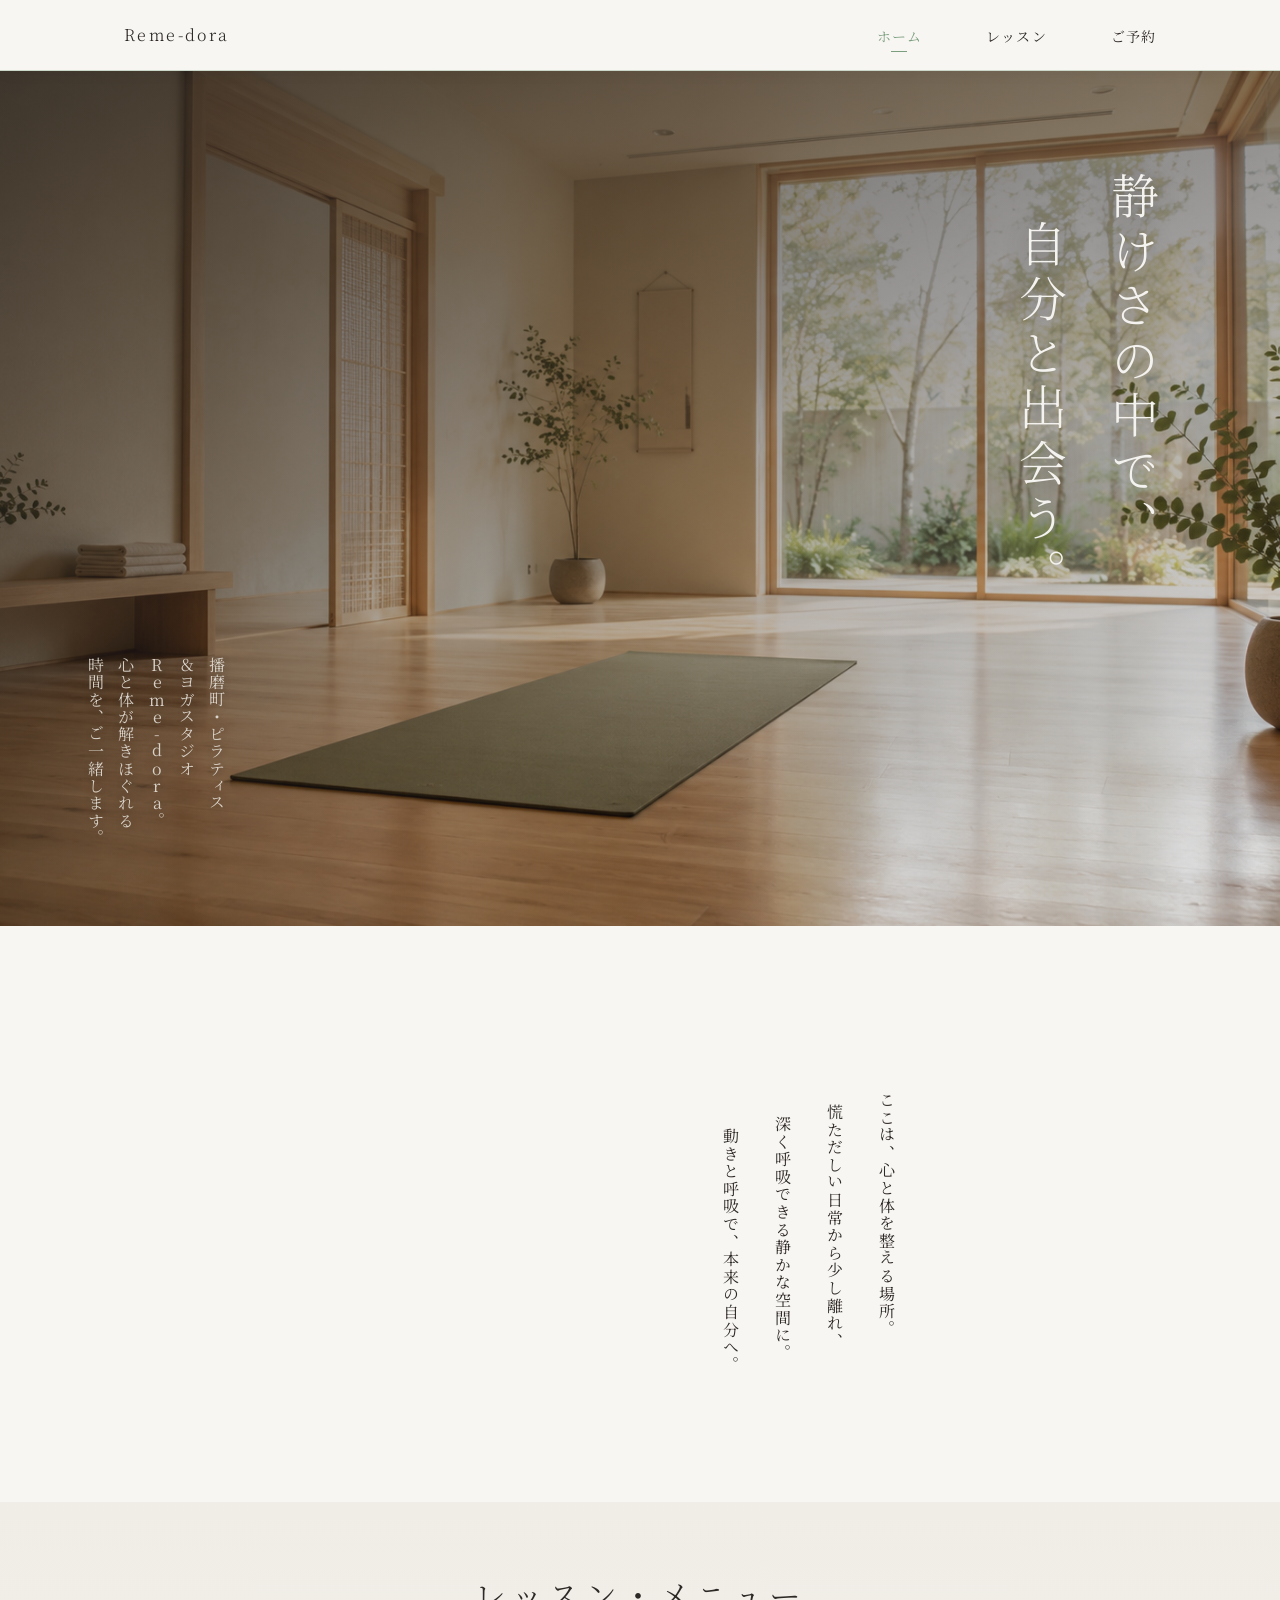
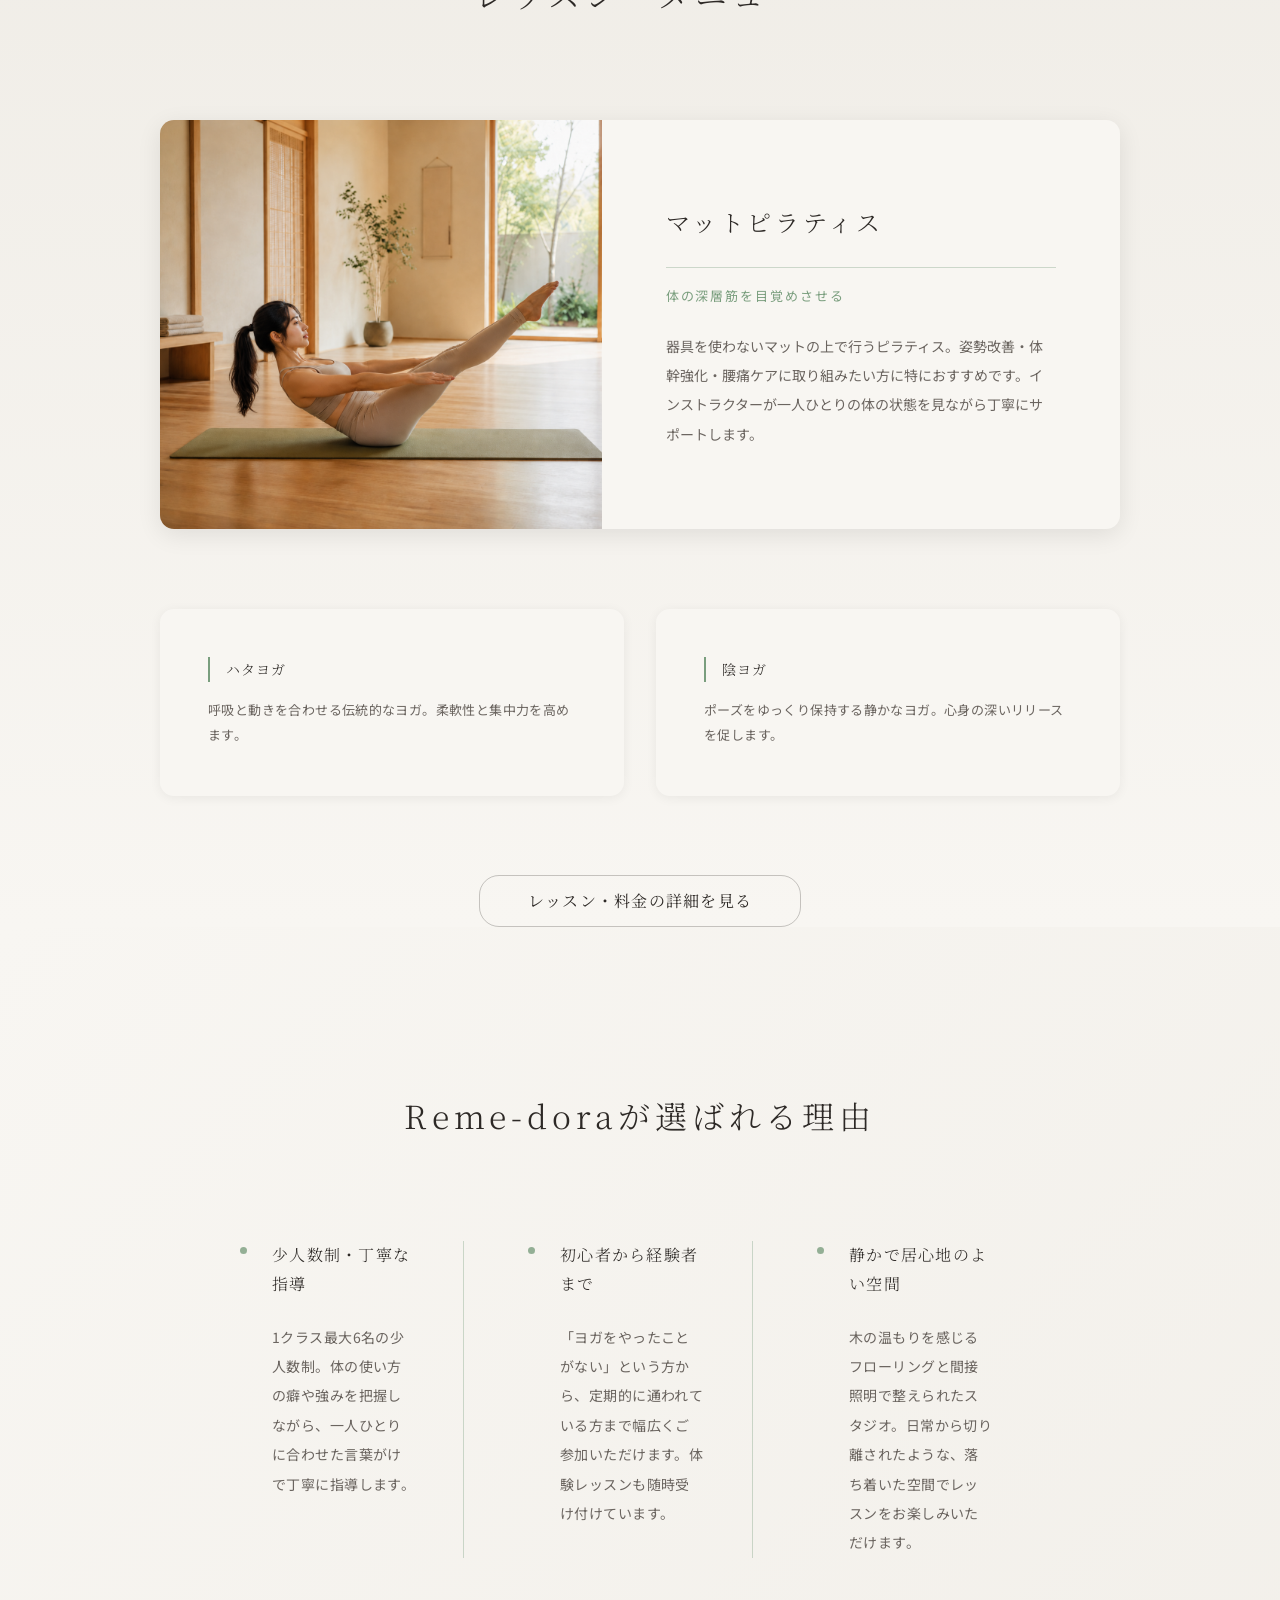
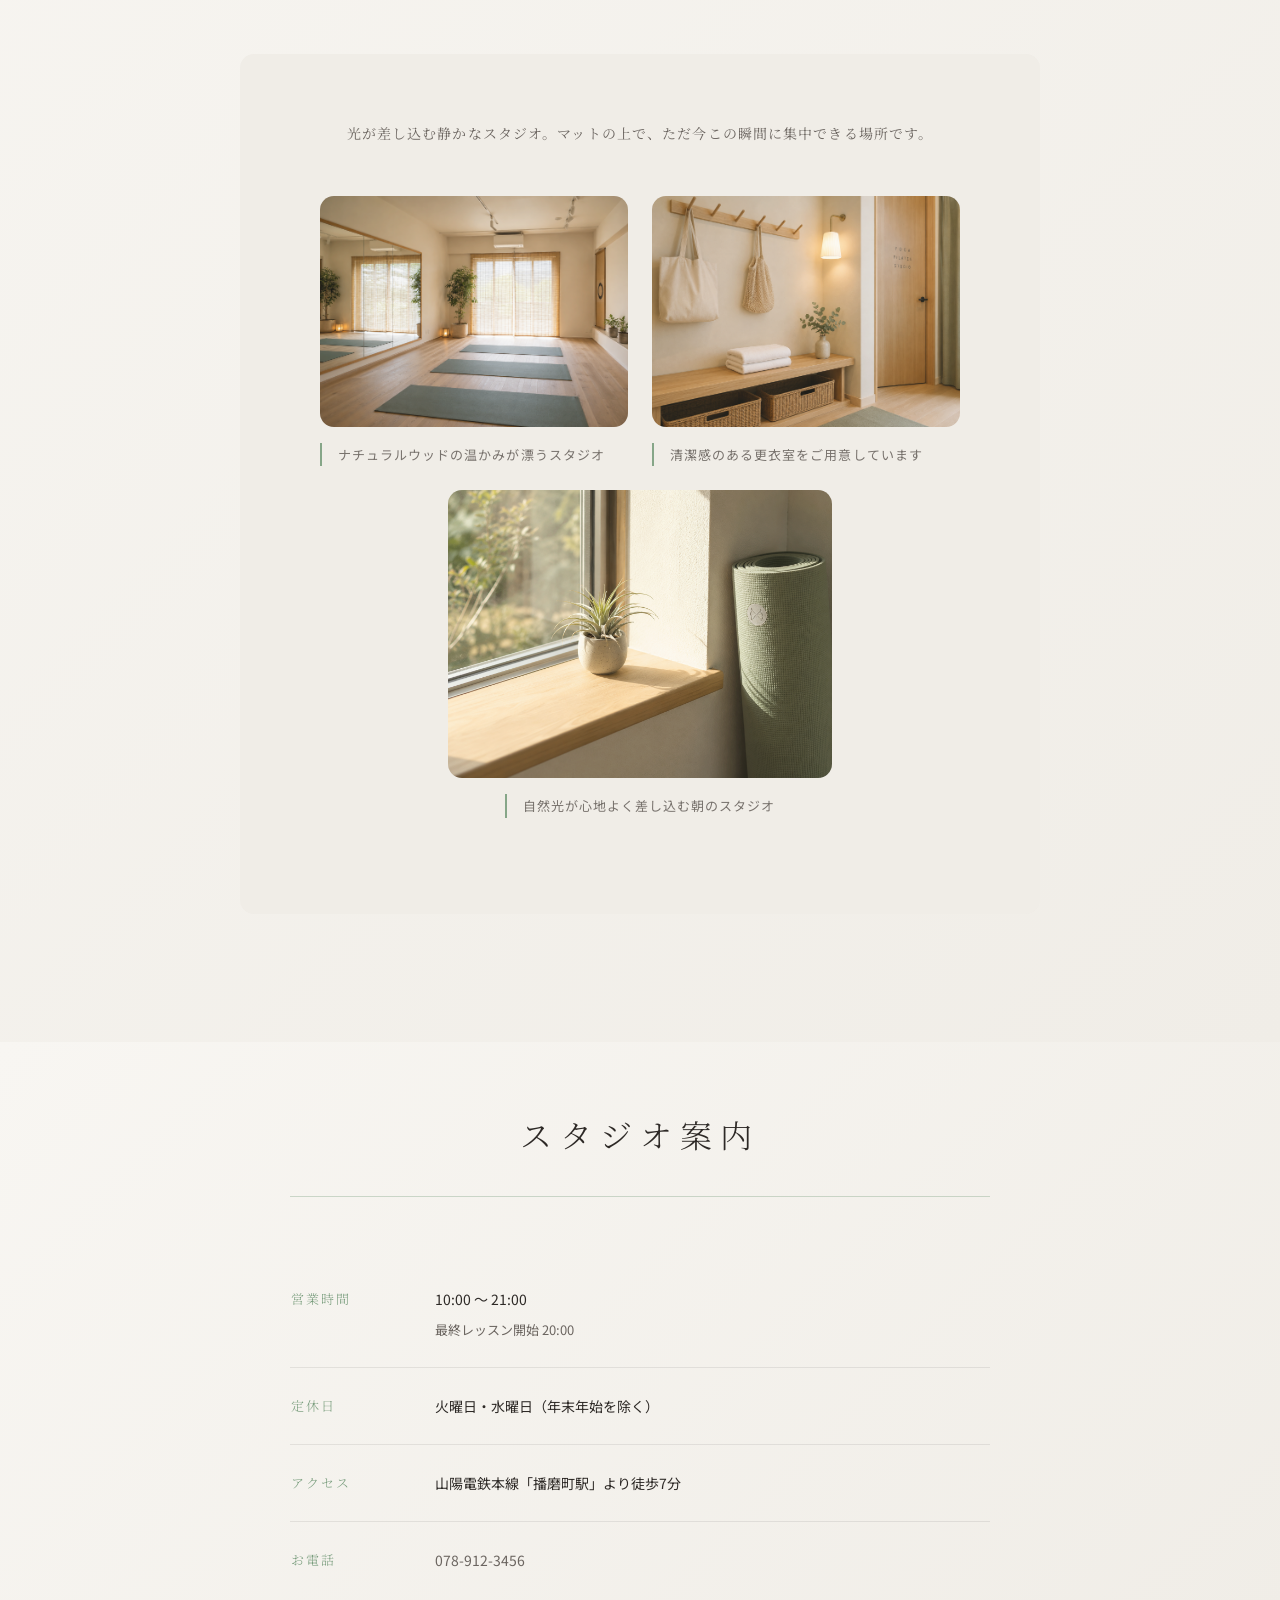
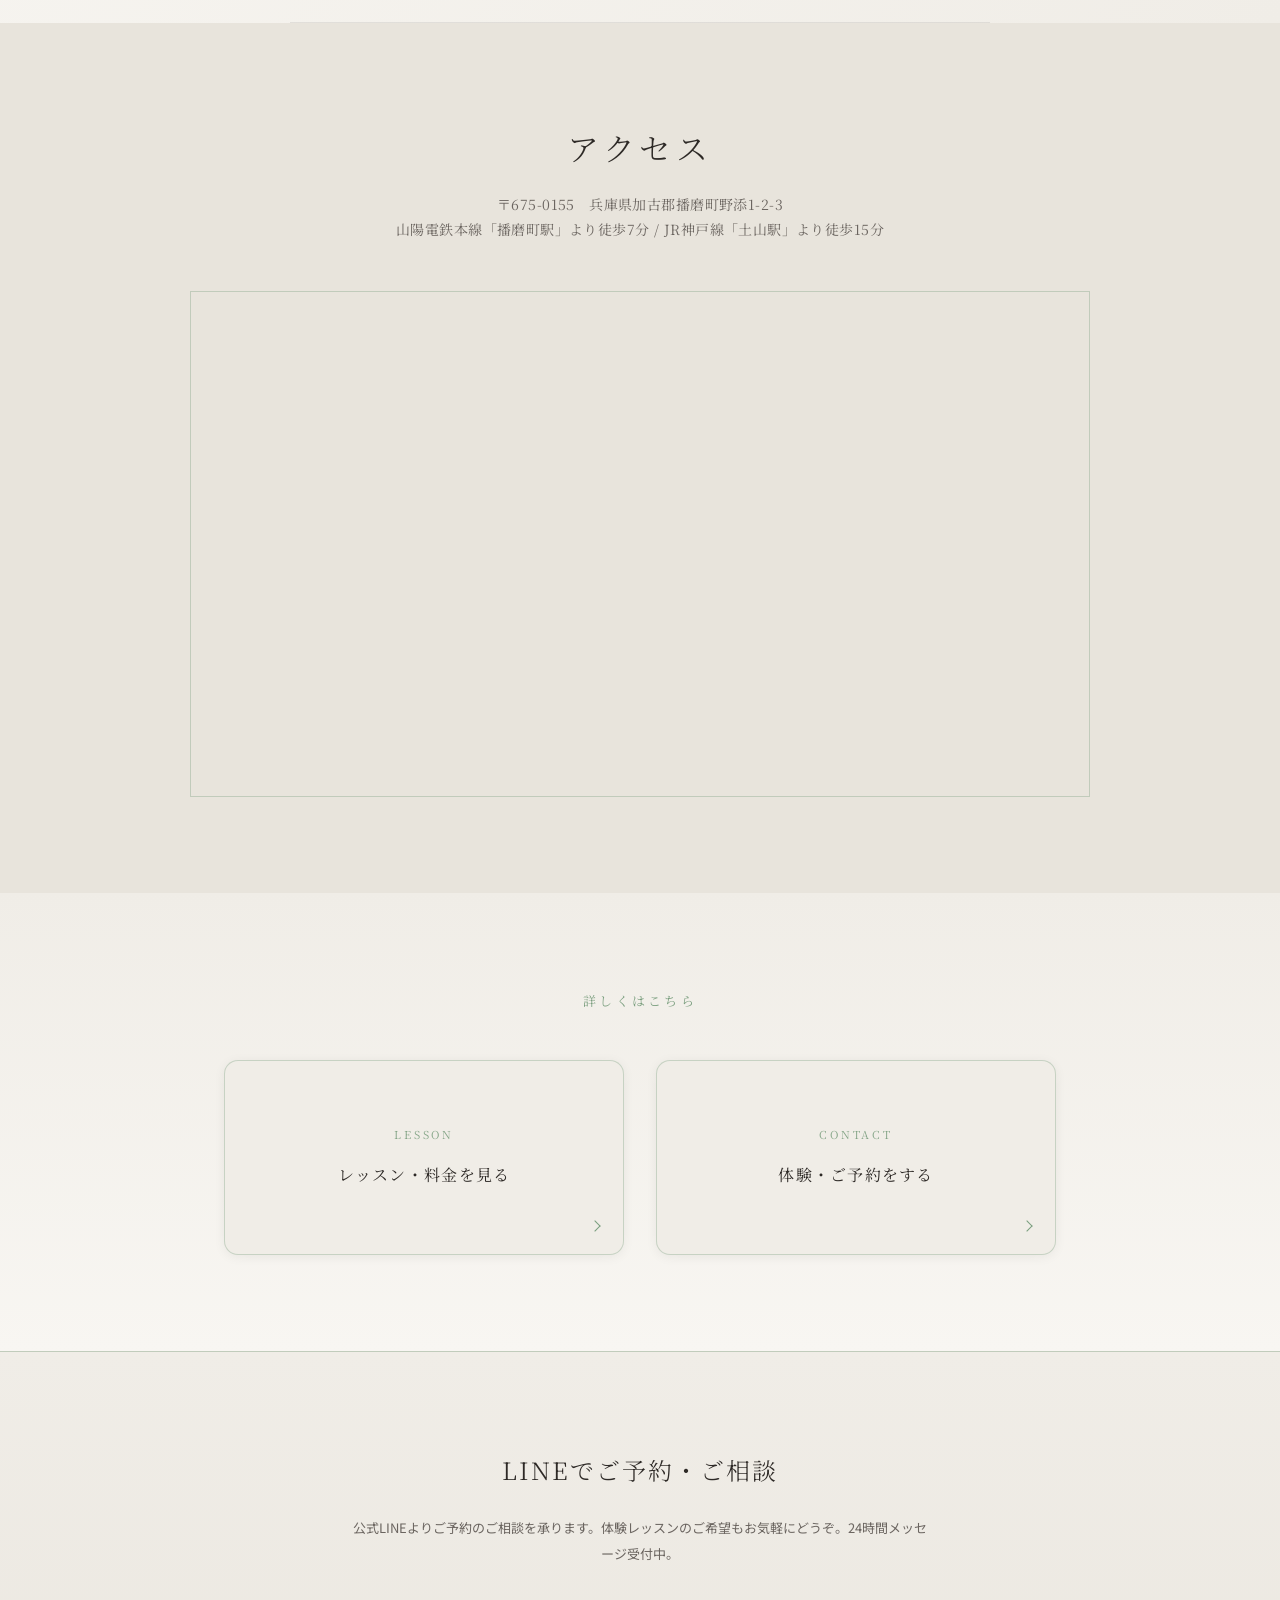
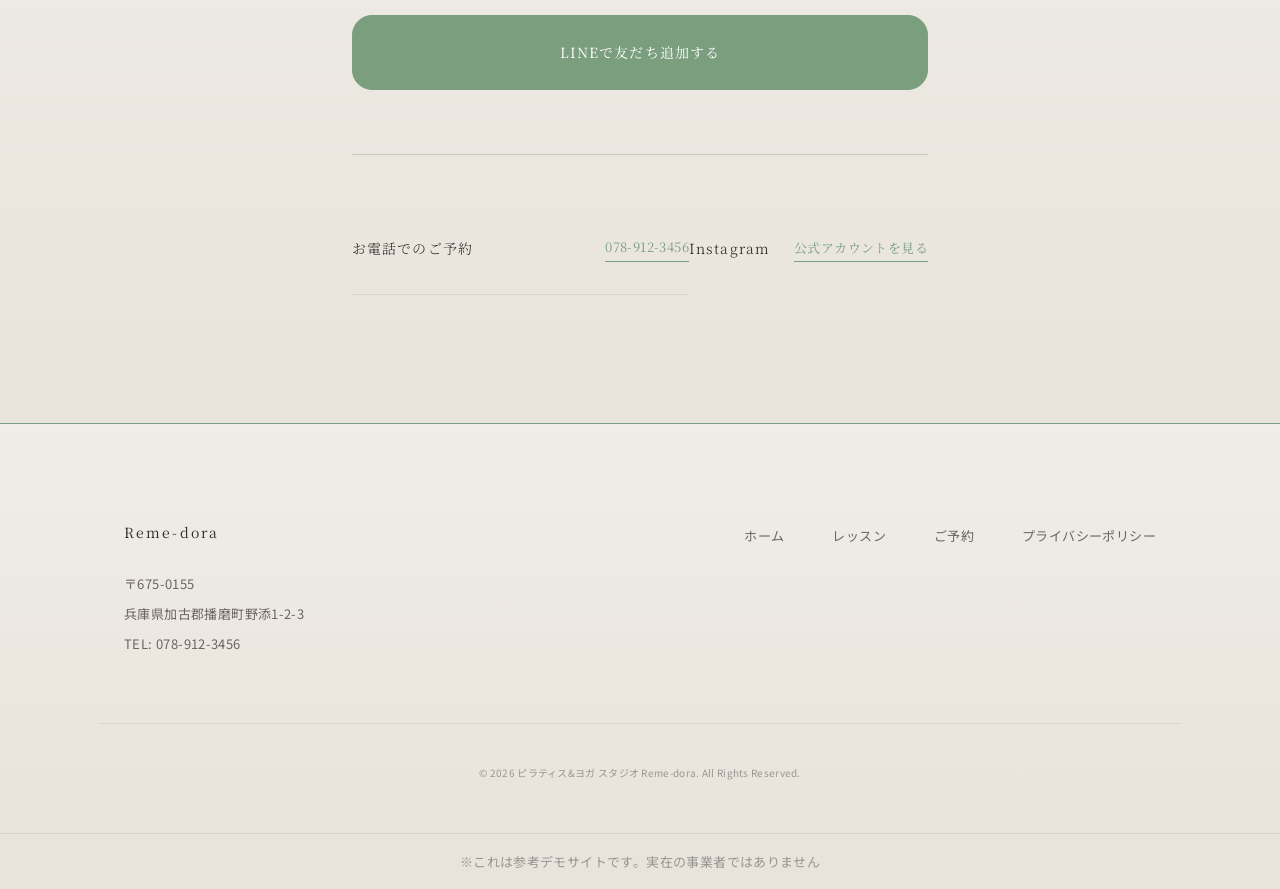
<file: index.html>
﻿<!DOCTYPE html>
<html lang="ja">
<head>
  <meta charset="UTF-8">
  <meta name="viewport" content="width=device-width, initial-scale=1.0">

  <title>ホーム | ピラティス&ヨガ スタジオ Reme-dora</title>

  <meta name="description" content="播磨町のピラティス・ヨガスタジオ「Reme-dora」。少人数制で丁寧な指導が受けられます。初心者歓迎。山陽電鉄「播磨町駅」より徒歩7分。">

  <link rel="canonical" href="https://example.com/">

  <meta property="og:title"       content="ホーム | ピラティス&ヨガ スタジオ Reme-dora">
  <meta property="og:description" content="播磨町のピラティス・ヨガスタジオ「Reme-dora」。心と体が解きほぐれる時間を。">
  <meta property="og:type"        content="website">
  <meta property="og:url"         content="https://example.com/">
  <meta property="og:image"       content="https://example.com/assets/images/ogp.jpg">

  <link rel="icon"             href="assets/images/favicon.ico">
  <link rel="apple-touch-icon" href="assets/images/apple-touch-icon.png">

  <script async src="https://www.googletagmanager.com/gtag/js?id=G-XXXXXXXXXX"></script>
  <script>window.dataLayer=window.dataLayer||[];function gtag(){dataLayer.push(arguments);}gtag('js',new Date());gtag('config','G-XXXXXXXXXX');</script>

  <link rel="preconnect" href="https://fonts.googleapis.com">
  <link rel="preconnect" href="https://fonts.gstatic.com" crossorigin>
  <link href="https://fonts.googleapis.com/css2?family=Noto+Sans+JP:wght@400;700&family=Noto+Serif+JP:wght@300;400;700&display=swap" rel="stylesheet">

  <link rel="stylesheet" href="assets/css/base.css">
  <link rel="stylesheet" href="assets/css/layout.css">
  <link rel="stylesheet" href="assets/css/components.css">
  <link rel="stylesheet" href="assets/css/pages.css">
  <link rel="stylesheet" href="assets/css/utilities.css">
</head>
<body class="site site--yoga-demo page page--home">

  <!-- Loader -->
  <div class="c-loader" aria-hidden="true">
    <div class="c-loader__content">
      <p class="c-loader__text">Remedora</p>
      <div class="c-loader__line"></div>
    </div>
  </div>

  <!-- SECTION START: Header -->
  <header class="l-header">
    <div class="l-header-inner">
      <a href="index.html" class="c-logo">Reme-dora</a>

      <nav class="l-nav-pc" aria-label="グローバルナビゲーション">
        <ul class="l-nav-pc__list">
          <li><a href="index.html"   class="l-nav-pc__link is-current">ホーム</a></li>
          <li><a href="service.html" class="l-nav-pc__link">レッスン</a></li>
          <li><a href="contact.html" class="l-nav-pc__link">ご予約</a></li>
        </ul>
      </nav>

      <button class="c-menu-toggle"
              data-js="menu-toggle"
              aria-label="メニューを開く"
              aria-expanded="false">
        <span class="c-menu-toggle__bar"></span>
        <span class="c-menu-toggle__bar"></span>
        <span class="c-menu-toggle__bar"></span>
      </button>
    </div>
  </header>
  <!-- SECTION END: Header -->

  <!-- SP Navigation (Overlay) -->
  <nav class="l-nav-sp" data-js="mobile-nav" aria-hidden="true" aria-label="モバイルナビゲーション">
    <ul class="l-nav-sp__list">
      <li><a href="index.html"   class="l-nav-sp__link">ホーム</a></li>
      <li><a href="service.html" class="l-nav-sp__link">レッスン</a></li>
      <li><a href="contact.html" class="l-nav-sp__link">ご予約</a></li>
    </ul>
  </nav>

  <main>

    <!-- SECTION START: First View -->
    <section class="p-home-hero" data-section="first-view">
      <div class="p-home-hero__overlay" aria-hidden="true"></div>
      <div class="p-home-hero__content u-reveal">
        <div class="p-home-hero__text-wrap">
          <h1 class="p-home-hero__title"><span>静けさの中で、</span><br><span>自分と出会う。</span></h1>
        </div>
      </div>
      <p class="p-home-hero__sub"><span>播磨町・ピラティス</span><br><span>＆ヨガスタジオ</span><br><span>Reme-dora。</span><br><span>心と体が解きほぐれる</span><br><span>時間を、ご一緒します。</span></p>
    </section>
    <!-- SECTION END: First View -->

    <!-- SECTION START: Mini About -->
    <section class="p-home-about" data-section="mini-about">
      <div class="p-home-about__inner u-reveal">
        <p class="p-home-about__lead" data-anim="fade-up"><span>ここは、心と体を整える場所。</span><br><span>慌ただしい日常から少し離れ、</span><br><span>深く呼吸できる静かな空間に。</span><br><span>動きと呼吸で、本来の自分へ。</span></p>
      </div>
    </section>
    <!-- SECTION END: Mini About -->

    <!-- SECTION START: Service Preview -->
    <section class="p-home-service" data-section="service-preview">
      <div class="p-home-service__inner u-reveal">
        <h2 class="c-sec-title" data-anim="fade-up">レッスン・メニュー</h2>

        <div class="c-service-grid">

          <!-- Featured service card -->
          <article class="c-service-card c-service-card--featured" data-anim="fade-up" data-anim-delay="1">
            <div class="c-service-card__img-wrap">
              <img src="assets/images/service1.jpg" alt="マットピラティスのレッスン風景" class="c-service-card__img">
            </div>
            <div class="c-service-card__body">
              <h3 class="c-service-card__title">マットピラティス</h3>
              <p class="c-service-card__subtitle">体の深層筋を目覚めさせる</p>
              <p class="c-service-card__text">
                器具を使わないマットの上で行うピラティス。姿勢改善・体幹強化・腰痛ケアに取り組みたい方に特におすすめです。インストラクターが一人ひとりの体の状態を見ながら丁寧にサポートします。
              </p>
            </div>
          </article>

          <div class="c-service-subgrid">

            <article class="c-service-card c-service-card--list" data-anim="fade-up" data-anim-delay="2">
              <div class="c-service-card__img-wrap">
                <img src="assets/images/service2.jpg" alt="ハタヨガのレッスン風景" class="c-service-card__img">
              </div>
              <div class="c-service-card__body">
                <h3 class="c-service-card__title">ハタヨガ</h3>
                <p class="c-service-card__text">呼吸と動きを合わせる伝統的なヨガ。柔軟性と集中力を高めます。</p>
              </div>
            </article>

            <article class="c-service-card c-service-card--list" data-anim="fade-up" data-anim-delay="3">
              <div class="c-service-card__img-wrap">
                <img src="assets/images/service3.jpg" alt="陰ヨガのレッスン風景" class="c-service-card__img">
              </div>
              <div class="c-service-card__body">
                <h3 class="c-service-card__title">陰ヨガ</h3>
                <p class="c-service-card__text">ポーズをゆっくり保持する静かなヨガ。心身の深いリリースを促します。</p>
              </div>
            </article>

          </div>
        </div>

        <div class="p-home-service__btn-wrap" data-anim="fade-up">
          <a href="service.html" class="c-btn c-btn--outline">レッスン・料金の詳細を見る</a>
        </div>
      </div>
    </section>
    <!-- SECTION END: Service Preview -->

    <!-- SECTION START: Reason Mini -->
    <section class="p-home-reason" data-section="reason-mini">
      <div class="p-home-reason__inner u-reveal">
        <h2 class="c-sec-title" data-anim="fade-up">Reme-doraが選ばれる理由</h2>

        <div class="c-reason-timeline">

          <div class="c-reason-item" data-anim="fade-up" data-anim-delay="1">
            <h3 class="c-reason-item__heading">少人数制・丁寧な指導</h3>
            <p class="c-reason-item__text">
              1クラス最大6名の少人数制。体の使い方の癖や強みを把握しながら、一人ひとりに合わせた言葉がけで丁寧に指導します。
            </p>
          </div>

          <div class="c-reason-item" data-anim="fade-up" data-anim-delay="2">
            <h3 class="c-reason-item__heading">初心者から経験者まで</h3>
            <p class="c-reason-item__text">
              「ヨガをやったことがない」という方から、定期的に通われている方まで幅広くご参加いただけます。体験レッスンも随時受け付けています。
            </p>
          </div>

          <div class="c-reason-item" data-anim="fade-up" data-anim-delay="3">
            <h3 class="c-reason-item__heading">静かで居心地のよい空間</h3>
            <p class="c-reason-item__text">
              木の温もりを感じるフローリングと間接照明で整えられたスタジオ。日常から切り離されたような、落ち着いた空間でレッスンをお楽しみいただけます。
            </p>
          </div>

        </div>

        <!-- Interior Gallery -->
        <div class="p-home-reason__interior u-reveal">
          <p class="p-home-reason__interior-lead" data-anim="fade-up" data-anim-delay="1">
            光が差し込む静かなスタジオ。マットの上で、ただ今この瞬間に集中できる場所です。
          </p>
          <div class="c-interior-gallery" data-anim="fade-in" data-anim-delay="2">
            <figure class="c-interior-item">
              <img src="assets/images/interior1.jpg" alt="スタジオ内観・全景" class="c-interior-item__img">
              <figcaption class="c-interior-item__caption">ナチュラルウッドの温かみが漂うスタジオ</figcaption>
            </figure>
            <figure class="c-interior-item">
              <img src="assets/images/interior2.jpg" alt="更衣室・待合スペース" class="c-interior-item__img">
              <figcaption class="c-interior-item__caption">清潔感のある更衣室をご用意しています</figcaption>
            </figure>
            <figure class="c-interior-item">
              <img src="assets/images/interior3.jpg" alt="スタジオ窓際の様子" class="c-interior-item__img">
              <figcaption class="c-interior-item__caption">自然光が心地よく差し込む朝のスタジオ</figcaption>
            </figure>
          </div>
        </div>
      </div>
    </section>
    <!-- SECTION END: Reason Mini -->

    <!-- SECTION START: Business Info -->
    <section class="p-home-bizinfo" data-section="business-info">
      <div class="p-home-bizinfo__inner u-reveal">
        <h2 class="p-home-bizinfo__title" data-anim="fade-up">スタジオ案内</h2>
        <table class="c-bizinfo-table">
          <tbody>
            <tr>
              <th scope="row">営業時間</th>
              <td>
                10:00 〜 21:00
                <span class="c-bizinfo-table__sub">最終レッスン開始 20:00</span>
              </td>
            </tr>
            <tr>
              <th scope="row">定休日</th>
              <td>火曜日・水曜日（年末年始を除く）</td>
            </tr>
            <tr>
              <th scope="row">アクセス</th>
              <td>山陽電鉄本線「播磨町駅」より徒歩7分</td>
            </tr>
            <tr>
              <th scope="row">お電話</th>
              <td>
                <a href="tel:0789123456" class="l-footer__tel">078-912-3456</a>
              </td>
            </tr>
          </tbody>
        </table>
      </div>
    </section>
    <!-- SECTION END: Business Info -->

    <!-- SECTION START: Access / Map -->
    <section class="p-home-map" data-section="access-map">
      <div class="p-home-map__inner u-reveal">
        <h2 class="p-home-map__title" data-anim="fade-up">アクセス</h2>
        <p class="p-home-map__address" data-anim="fade-up" data-anim-delay="1">
          〒675-0155　兵庫県加古郡播磨町野添1-2-3<br>
          山陽電鉄本線「播磨町駅」より徒歩7分 / JR神戸線「土山駅」より徒歩15分
        </p>
        <div class="c-map-wrap" data-anim="fade-in" data-anim-delay="2">
          <iframe
            src="https://www.google.com/maps/embed?pb=YOUR_MAP_EMBED_URL"
            width="600"
            height="450"
            style="border:0;"
            allowfullscreen=""
            loading="lazy"
            referrerpolicy="no-referrer-when-downgrade"
            title="スタジオ Reme-dora 地図">
          </iframe>
        </div>
      </div>
    </section>
    <!-- SECTION END: Access / Map -->

    <!-- SECTION START: Page Links -->
    <section class="p-home-pagelinks" data-section="page-links">
      <div class="p-home-pagelinks__inner u-reveal">
        <p class="p-home-pagelinks__eyebrow" data-anim="fade-up">詳しくはこちら</p>
        <div class="c-pagelinks-grid">

          <a href="service.html" class="c-pagelink-item" data-anim="fade-up" data-anim-delay="1">
            <span class="c-pagelink-item__en">Lesson</span>
            <span class="c-pagelink-item__label">レッスン・料金を見る</span>
            <span class="c-pagelink-item__arrow" aria-hidden="true"></span>
          </a>

          <a href="contact.html" class="c-pagelink-item" data-anim="fade-up" data-anim-delay="2">
            <span class="c-pagelink-item__en">Contact</span>
            <span class="c-pagelink-item__label">体験・ご予約をする</span>
            <span class="c-pagelink-item__arrow" aria-hidden="true"></span>
          </a>

        </div>
      </div>
    </section>
    <!-- SECTION END: Page Links -->

    <!-- SECTION START: Contact Strip -->
    <section class="p-home-connect" data-section="contact-strip">
      <div class="p-home-connect__inner u-reveal">
        <div class="c-connect-grid">

          <div class="c-connect-item c-connect-item--main" data-anim="fade-up" data-anim-delay="1">
            <h3 class="c-connect-item__heading">LINEでご予約・ご相談</h3>
            <p class="c-connect-item__text">公式LINEよりご予約のご相談を承ります。体験レッスンのご希望もお気軽にどうぞ。24時間メッセージ受付中。</p>
            <a href="#" class="c-connect-item__btn">LINEで友だち追加する</a>
          </div>

          <div class="c-connect-item" data-anim="fade-up" data-anim-delay="2">
            <h3 class="c-connect-item__heading">お電話でのご予約</h3>
            <p class="c-connect-item__text">営業時間内にお気軽にご連絡ください。</p>
            <a href="tel:0789123456" class="c-connect-item__btn">078-912-3456</a>
          </div>

          <div class="c-connect-item" data-anim="fade-up" data-anim-delay="3">
            <h3 class="c-connect-item__heading">Instagram</h3>
            <p class="c-connect-item__text">レッスン情報・スタジオの様子を随時更新中。</p>
            <a href="#" class="c-connect-item__btn">公式アカウントを見る</a>
          </div>

        </div>
      </div>
    </section>
    <!-- SECTION END: Contact Strip -->

  </main>

  <!-- SECTION START: Footer -->
  <footer class="l-footer" data-section="footer">
    <div class="l-footer-inner">
      <div class="l-footer-info">
        <span class="l-footer__logo">Reme-dora</span>
        <p class="l-footer__address">
          〒675-0155<br>
          兵庫県加古郡播磨町野添1-2-3<br>
          TEL: <a href="tel:0789123456" class="l-footer__tel">
            078-912-3456
          </a>
        </p>
      </div>
      <nav class="l-footer-links" aria-label="フッターナビゲーション">
        <ul class="l-footer__nav">
          <li><a href="index.html"   class="l-footer__nav-link">ホーム</a></li>
          <li><a href="service.html" class="l-footer__nav-link">レッスン</a></li>
          <li><a href="contact.html" class="l-footer__nav-link">ご予約</a></li>
          <li><a href="privacy.html" class="l-footer__nav-link">プライバシーポリシー</a></li>
        </ul>
      </nav>
    </div>
    <div class="l-footer-copy">
      <small>&copy; 2026 ピラティス&ヨガ スタジオ Reme-dora. All Rights Reserved.</small>
    </div>
  </footer>
  <!-- SECTION END: Footer -->

  <p class="p-demo-notice">※これは参考デモサイトです。実在の事業者ではありません</p>

  <script src="assets/js/main.js"></script>
</body>
</html>
</file>
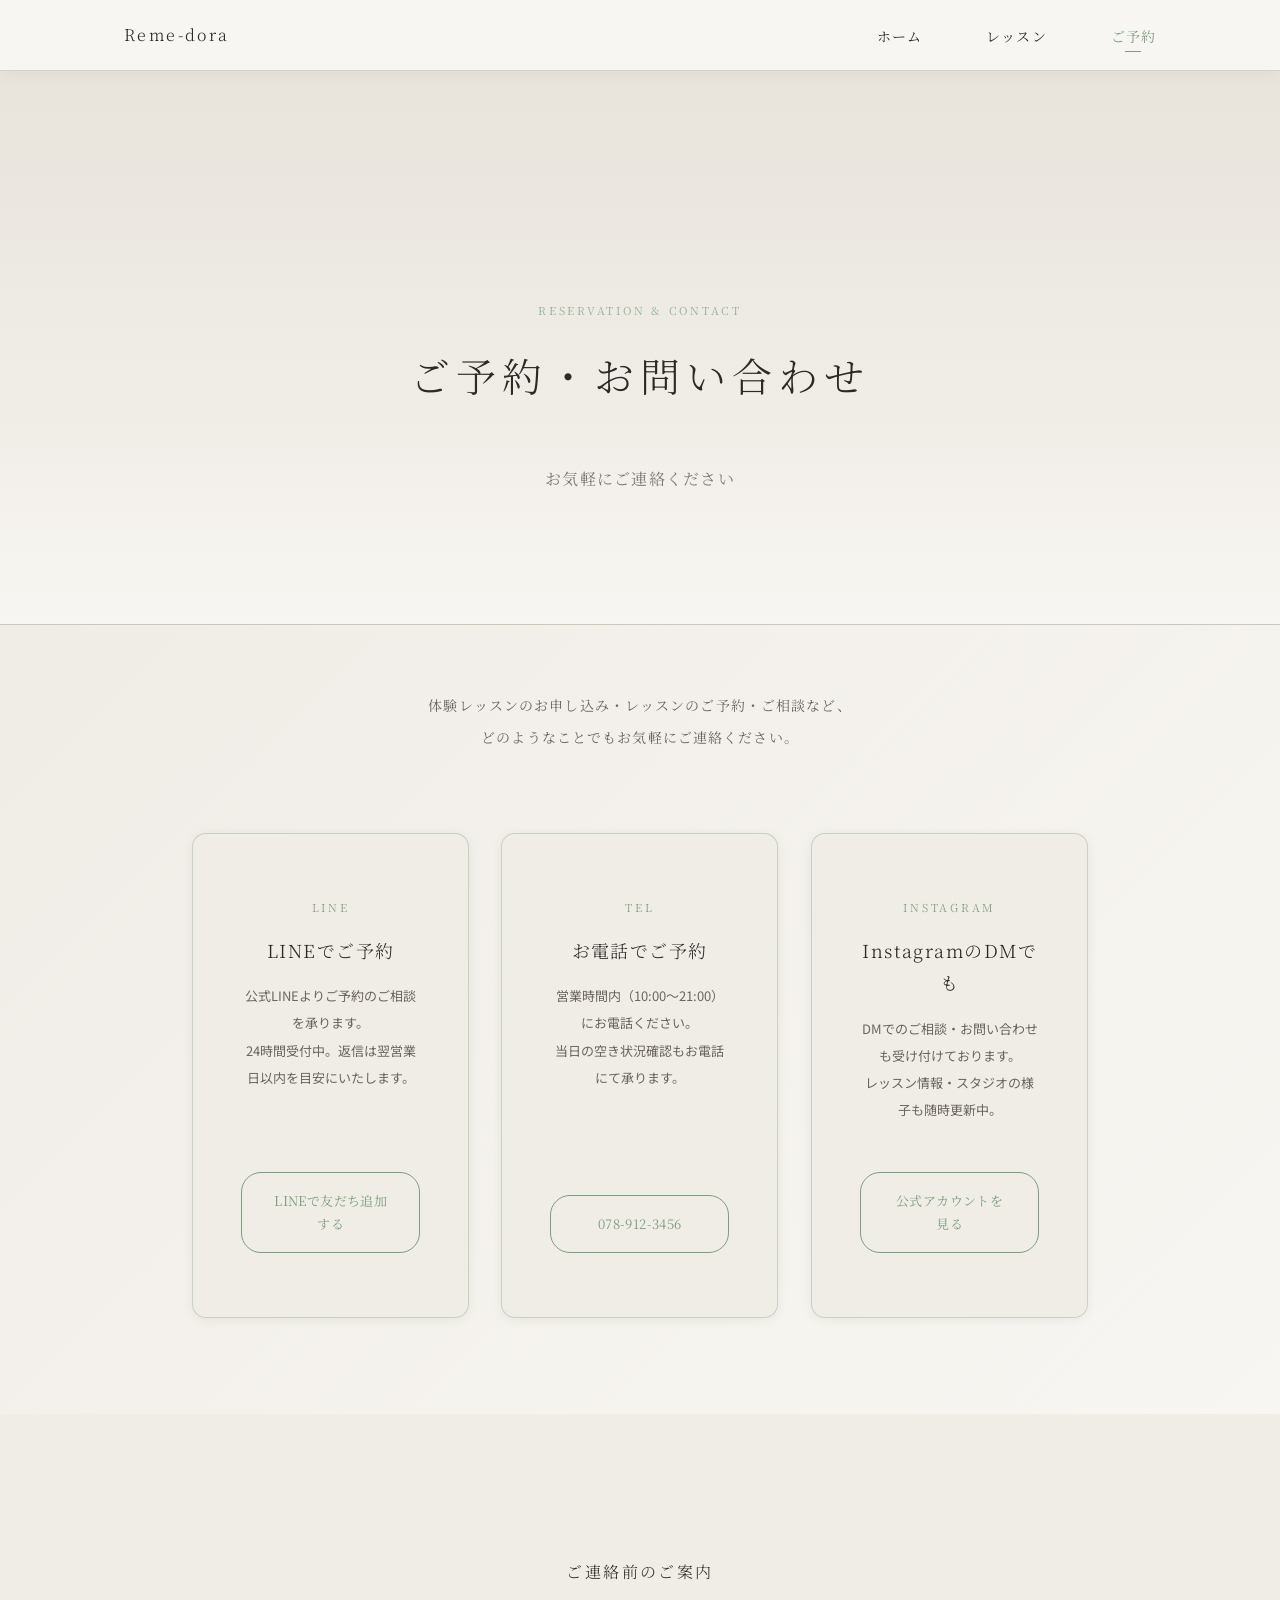
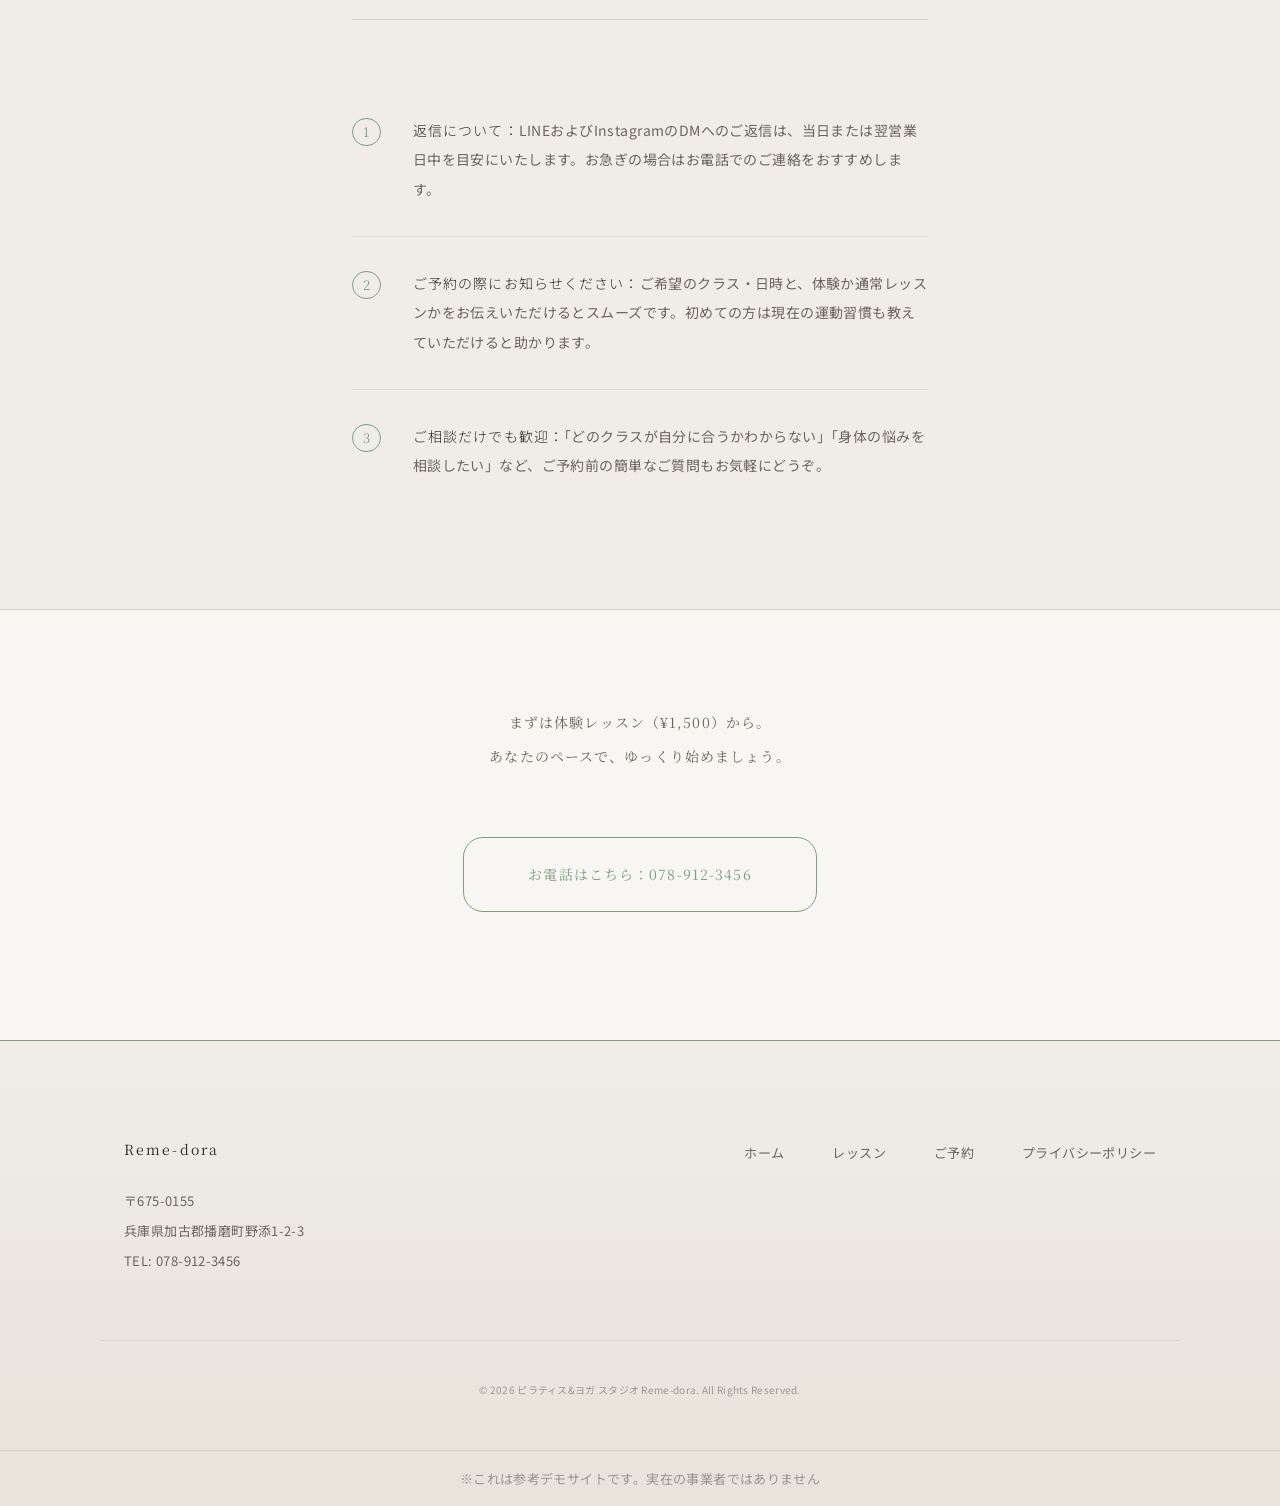
<file: contact.html>
﻿<!DOCTYPE html>
<html lang="ja">
<head>
  <meta charset="UTF-8">
  <meta name="viewport" content="width=device-width, initial-scale=1.0">

  <title>ご予約・お問い合わせ | ピラティス&ヨガ スタジオ Reme-dora</title>

  <meta name="description" content="スタジオ Reme-doraへのご予約・体験レッスンのお申し込みはLINE・お電話・Instagramにて承ります。お気軽にご連絡ください。">

  <link rel="canonical" href="https://example.com/contact.html">

  <meta property="og:title"       content="ご予約・お問い合わせ | ピラティス&ヨガ スタジオ Reme-dora">
  <meta property="og:description" content="スタジオ Reme-doraへのご予約はLINE・お電話・Instagramにて承ります。">
  <meta property="og:type"        content="article">
  <meta property="og:url"         content="https://example.com/contact.html">
  <meta property="og:image"       content="https://example.com/assets/images/ogp.jpg">

  <link rel="icon"             href="assets/images/favicon.ico">
  <link rel="apple-touch-icon" href="assets/images/apple-touch-icon.png">

  <script async src="https://www.googletagmanager.com/gtag/js?id=G-XXXXXXXXXX"></script>
  <script>window.dataLayer=window.dataLayer||[];function gtag(){dataLayer.push(arguments);}gtag('js',new Date());gtag('config','G-XXXXXXXXXX');</script>

  <link rel="preconnect" href="https://fonts.googleapis.com">
  <link rel="preconnect" href="https://fonts.gstatic.com" crossorigin>
  <link href="https://fonts.googleapis.com/css2?family=Noto+Sans+JP:wght@400;700&family=Noto+Serif+JP:wght@300;400;700&display=swap" rel="stylesheet">

  <link rel="stylesheet" href="assets/css/base.css">
  <link rel="stylesheet" href="assets/css/layout.css">
  <link rel="stylesheet" href="assets/css/components.css">
  <link rel="stylesheet" href="assets/css/pages.css">
  <link rel="stylesheet" href="assets/css/utilities.css">
</head>
<body class="site site--yoga-demo page page--contact">

  <!-- SECTION START: Header -->
  <header class="l-header">
    <div class="l-header-inner">
      <a href="index.html" class="c-logo">Reme-dora</a>

      <nav class="l-nav-pc" aria-label="グローバルナビゲーション">
        <ul class="l-nav-pc__list">
          <li><a href="index.html"   class="l-nav-pc__link">ホーム</a></li>
          <li><a href="service.html" class="l-nav-pc__link">レッスン</a></li>
          <li><a href="contact.html" class="l-nav-pc__link is-current">ご予約</a></li>
        </ul>
      </nav>

      <button class="c-menu-toggle"
              data-js="menu-toggle"
              aria-label="メニューを開く"
              aria-expanded="false">
        <span class="c-menu-toggle__bar"></span>
        <span class="c-menu-toggle__bar"></span>
        <span class="c-menu-toggle__bar"></span>
      </button>
    </div>
  </header>
  <!-- SECTION END: Header -->

  <nav class="l-nav-sp" data-js="mobile-nav" aria-hidden="true" aria-label="モバイルナビゲーション">
    <ul class="l-nav-sp__list">
      <li><a href="index.html"   class="l-nav-sp__link">ホーム</a></li>
      <li><a href="service.html" class="l-nav-sp__link">レッスン</a></li>
      <li><a href="contact.html" class="l-nav-sp__link">ご予約</a></li>
    </ul>
  </nav>

  <main>

    <!-- SECTION START: Contact Hero -->
    <div class="c-page-hero" data-section="contact-hero">
      <div class="c-page-hero__inner">
        <p class="c-page-hero__en">Reservation &amp; Contact</p>
        <h1 class="c-page-hero__title">ご予約・お問い合わせ</h1>
        <p class="c-page-hero__sub">お気軽にご連絡ください</p>
      </div>
    </div>
    <!-- SECTION END: Contact Hero -->

    <!-- SECTION START: Contact Methods -->
    <section class="p-contact-methods" data-section="contact-methods">
      <div class="p-contact-methods__inner u-reveal">
        <p class="p-contact-methods__lead" data-anim="fade-up">
          体験レッスンのお申し込み・レッスンのご予約・ご相談など、<br>
          どのようなことでもお気軽にご連絡ください。
        </p>

        <div class="c-contact-methods-grid">

          <!-- LINE -->
          <div class="c-contact-card" data-anim="fade-up" data-anim-delay="1">
            <p class="c-contact-card__label">LINE</p>
            <h2 class="c-contact-card__title">LINEでご予約</h2>
            <p class="c-contact-card__text">
              公式LINEよりご予約のご相談を承ります。<br>
              24時間受付中。返信は翌営業日以内を目安にいたします。
            </p>
            <a href="#" class="c-contact-card__btn">LINEで友だち追加する</a>
          </div>

          <!-- TEL -->
          <div class="c-contact-card" data-anim="fade-up" data-anim-delay="2">
            <p class="c-contact-card__label">TEL</p>
            <h2 class="c-contact-card__title">お電話でご予約</h2>
            <p class="c-contact-card__text">
              営業時間内（10:00〜21:00）にお電話ください。<br>
              当日の空き状況確認もお電話にて承ります。
            </p>
            <a href="tel:0789123456" class="c-contact-card__btn">078-912-3456</a>
          </div>

          <!-- Instagram -->
          <div class="c-contact-card" data-anim="fade-up" data-anim-delay="3">
            <p class="c-contact-card__label">Instagram</p>
            <h2 class="c-contact-card__title">InstagramのDMでも</h2>
            <p class="c-contact-card__text">
              DMでのご相談・お問い合わせも受け付けております。<br>
              レッスン情報・スタジオの様子も随時更新中。
            </p>
            <a href="#" class="c-contact-card__btn">公式アカウントを見る</a>
          </div>

        </div>
      </div>
    </section>
    <!-- SECTION END: Contact Methods -->

    <!-- SECTION START: Before Contact -->
    <section class="p-contact-before" data-section="before-contact">
      <div class="p-contact-before__inner u-reveal">
        <h2 class="p-contact-before__title" data-anim="fade-up">ご連絡前のご案内</h2>

        <div class="c-before-list">

          <div class="c-before-item" data-anim="fade-up" data-anim-delay="1">
            <div class="c-before-item__num">1</div>
            <p class="c-before-item__text">
              <strong>返信について：</strong>LINEおよびInstagramのDMへのご返信は、当日または翌営業日中を目安にいたします。お急ぎの場合はお電話でのご連絡をおすすめします。
            </p>
          </div>

          <div class="c-before-item" data-anim="fade-up" data-anim-delay="2">
            <div class="c-before-item__num">2</div>
            <p class="c-before-item__text">
              <strong>ご予約の際にお知らせください：</strong>ご希望のクラス・日時と、体験か通常レッスンかをお伝えいただけるとスムーズです。初めての方は現在の運動習慣も教えていただけると助かります。
            </p>
          </div>

          <div class="c-before-item" data-anim="fade-up" data-anim-delay="3">
            <div class="c-before-item__num">3</div>
            <p class="c-before-item__text">
              <strong>ご相談だけでも歓迎：</strong>「どのクラスが自分に合うかわからない」「身体の悩みを相談したい」など、ご予約前の簡単なご質問もお気軽にどうぞ。
            </p>
          </div>

        </div>
      </div>
    </section>
    <!-- SECTION END: Before Contact -->

    <!-- SECTION START: Final CTA -->
    <section class="p-contact-final-cta" data-section="final-cta">
      <div class="p-contact-final-cta__inner u-reveal">
        <p class="p-contact-final-cta__text" data-anim="fade-up">
          まずは体験レッスン（¥1,500）から。<br>
          あなたのペースで、ゆっくり始めましょう。
        </p>
        <div data-anim="fade-up" data-anim-delay="1">
          <a href="tel:0789123456" class="p-contact-final-cta__btn">
            お電話はこちら：078-912-3456
          </a>
        </div>
      </div>
    </section>
    <!-- SECTION END: Final CTA -->

  </main>

  <!-- SECTION START: Footer -->
  <footer class="l-footer" data-section="footer">
    <div class="l-footer-inner">
      <div class="l-footer-info">
        <span class="l-footer__logo">Reme-dora</span>
        <p class="l-footer__address">
          〒675-0155<br>
          兵庫県加古郡播磨町野添1-2-3<br>
          TEL: <a href="tel:0789123456" class="l-footer__tel">
            078-912-3456
          </a>
        </p>
      </div>
      <nav class="l-footer-links" aria-label="フッターナビゲーション">
        <ul class="l-footer__nav">
          <li><a href="index.html"   class="l-footer__nav-link">ホーム</a></li>
          <li><a href="service.html" class="l-footer__nav-link">レッスン</a></li>
          <li><a href="contact.html" class="l-footer__nav-link">ご予約</a></li>
          <li><a href="privacy.html" class="l-footer__nav-link">プライバシーポリシー</a></li>
        </ul>
      </nav>
    </div>
    <div class="l-footer-copy">
      <small>&copy; 2026 ピラティス&ヨガ スタジオ Reme-dora. All Rights Reserved.</small>
    </div>
  </footer>
  <!-- SECTION END: Footer -->

  <p class="p-demo-notice">※これは参考デモサイトです。実在の事業者ではありません</p>

  <script src="assets/js/main.js"></script>
</body>
</html>
</file>
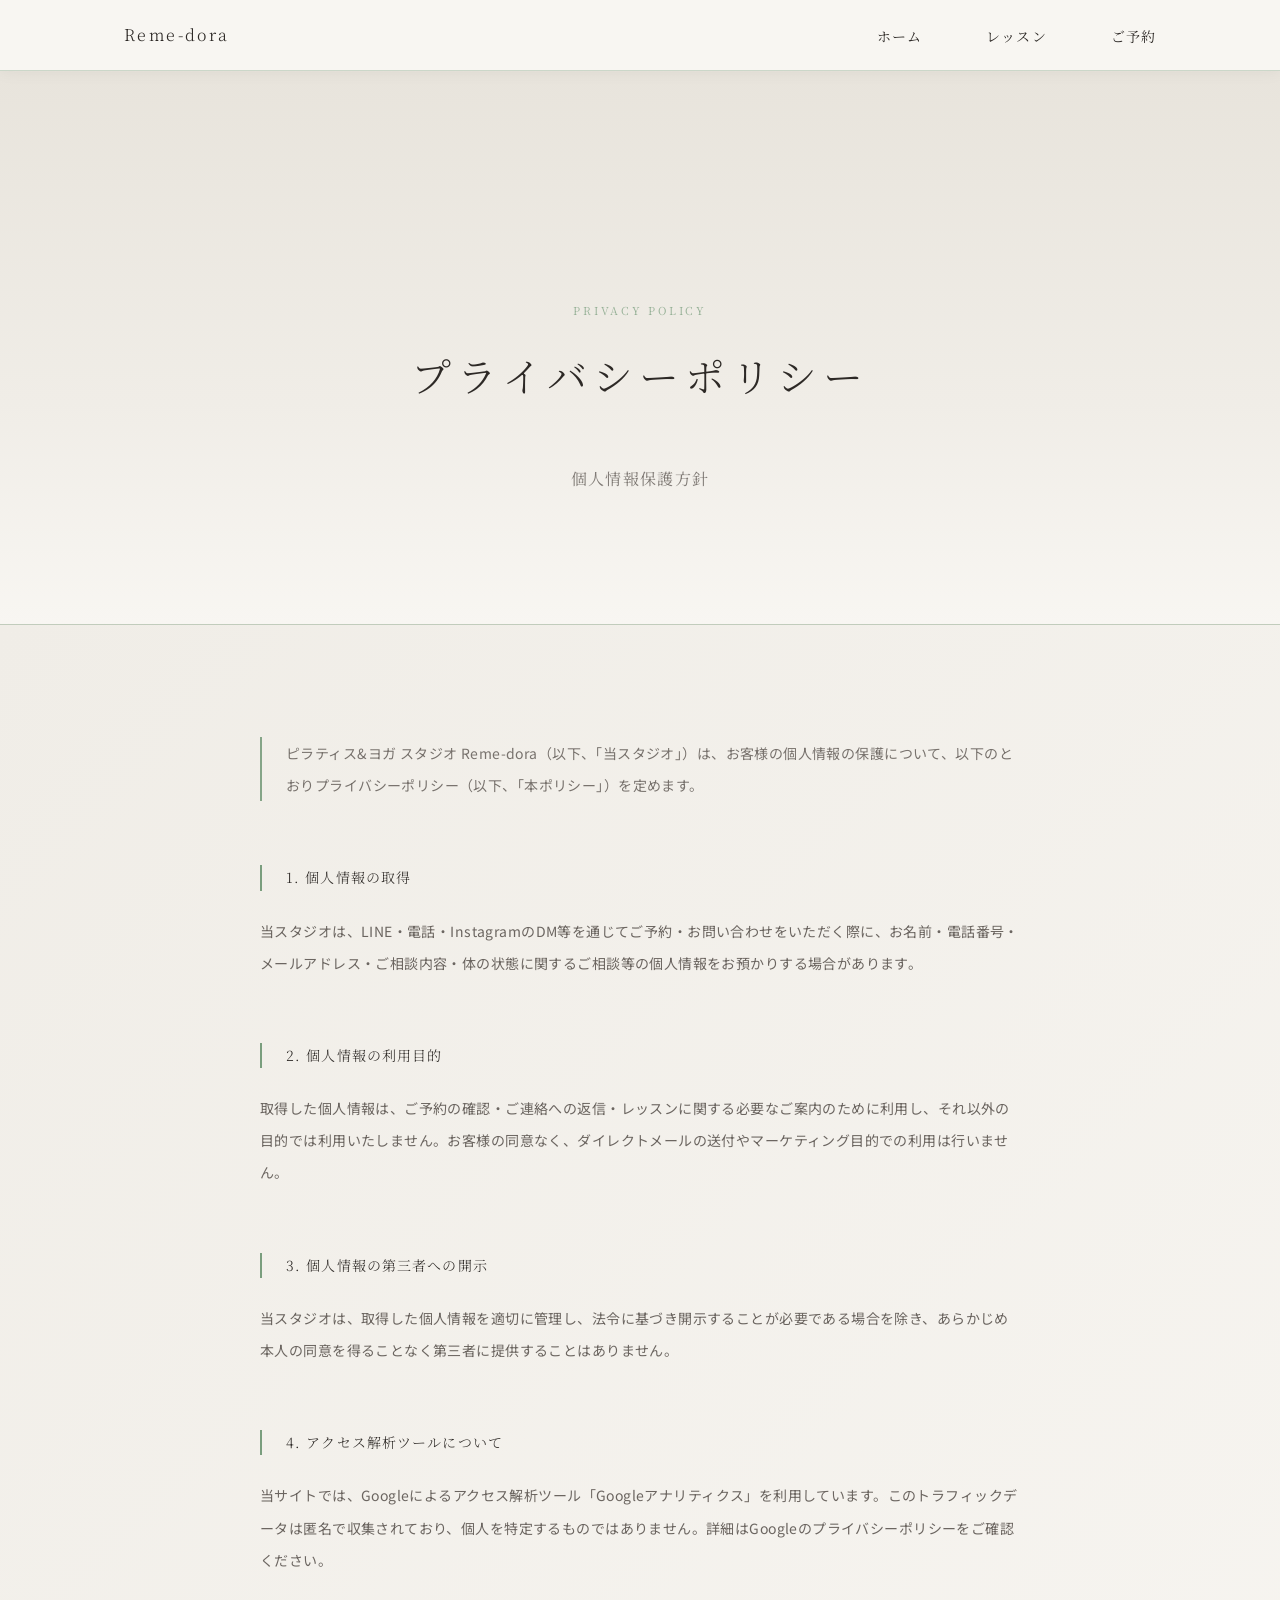
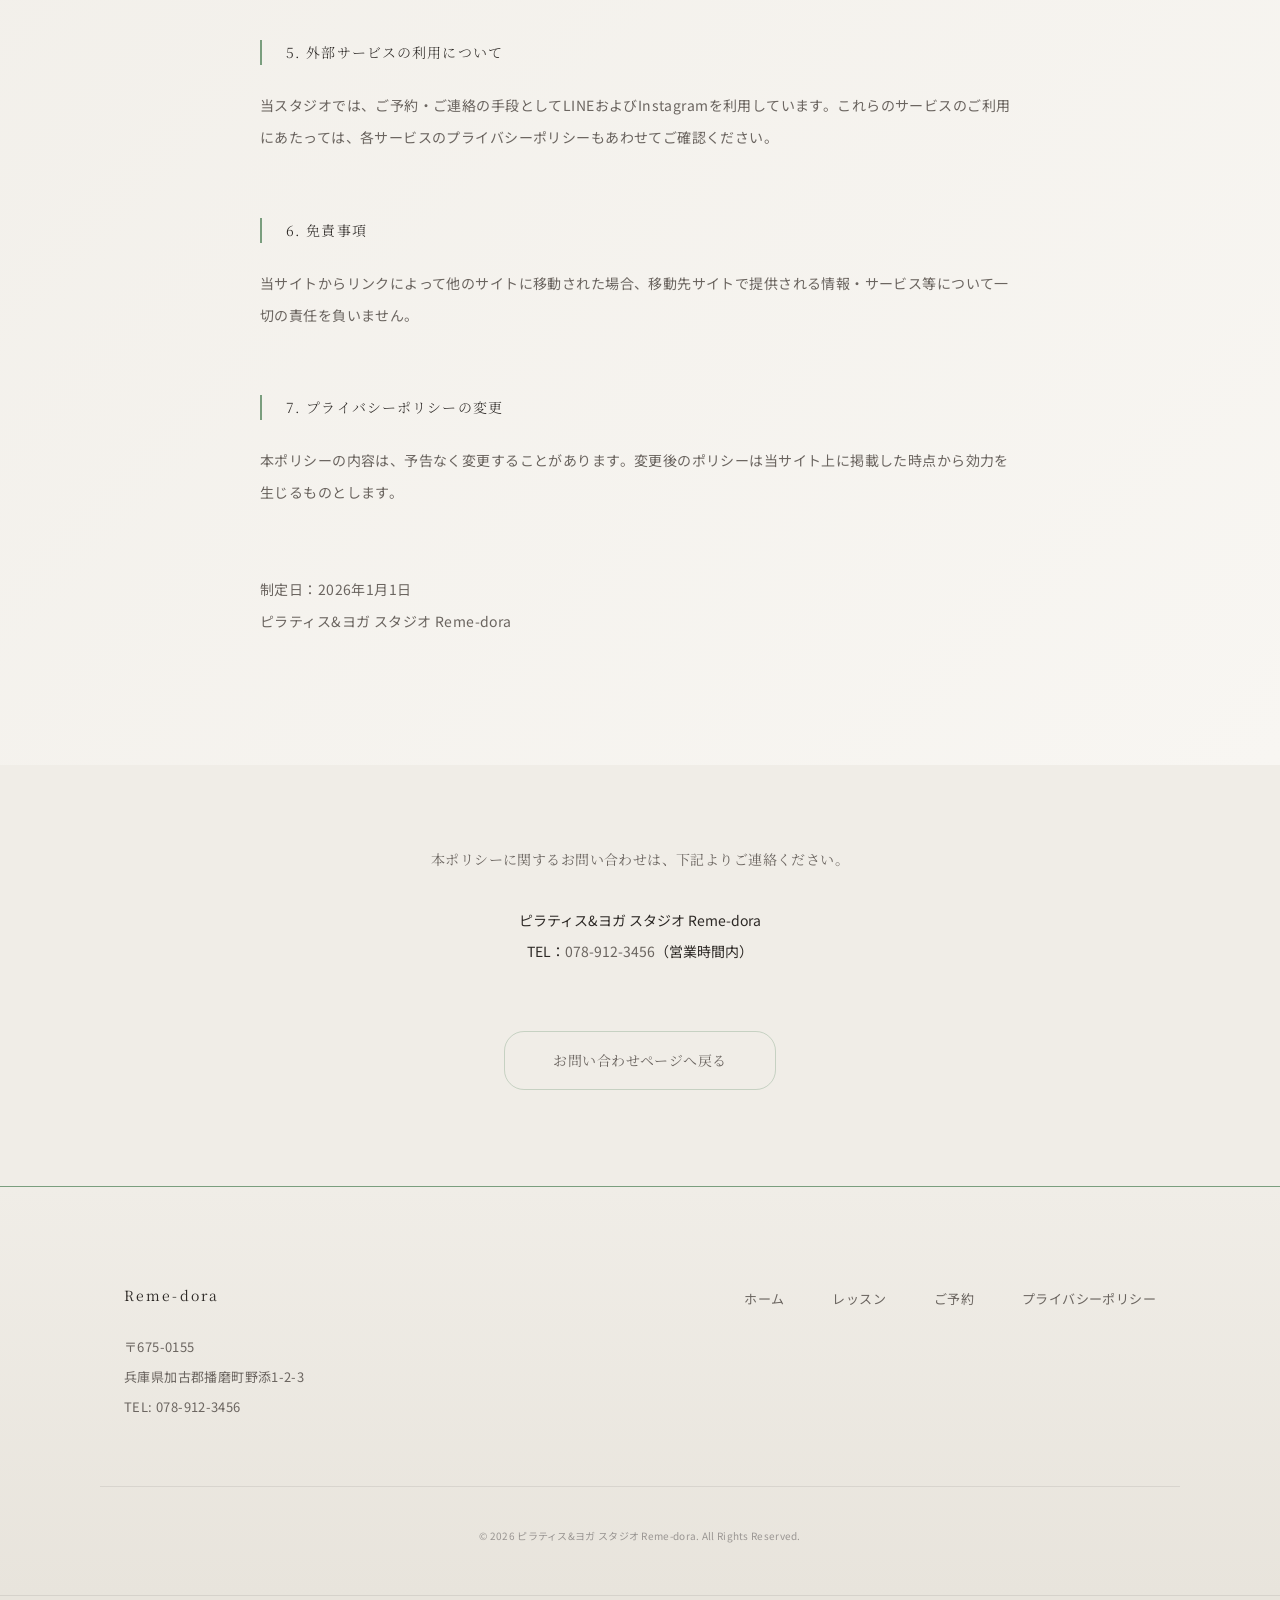
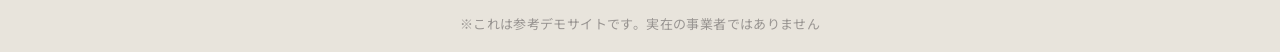
<file: privacy.html>
﻿<!DOCTYPE html>
<html lang="ja">
<head>
  <meta charset="UTF-8">
  <meta name="viewport" content="width=device-width, initial-scale=1.0">

  <title>プライバシーポリシー | ピラティス&ヨガ スタジオ Reme-dora</title>

  <meta name="description" content="ピラティス&ヨガ スタジオ Reme-doraのプライバシーポリシー（個人情報保護方針）について定めます。">

  <link rel="canonical" href="https://example.com/privacy.html">

  <meta property="og:title"       content="プライバシーポリシー | ピラティス&ヨガ スタジオ Reme-dora">
  <meta property="og:description" content="スタジオ Reme-doraのプライバシーポリシーについて。">
  <meta property="og:type"        content="article">
  <meta property="og:url"         content="https://example.com/privacy.html">
  <meta property="og:image"       content="https://example.com/assets/images/ogp.jpg">

  <link rel="icon"             href="assets/images/favicon.ico">
  <link rel="apple-touch-icon" href="assets/images/apple-touch-icon.png">

  <script async src="https://www.googletagmanager.com/gtag/js?id=G-XXXXXXXXXX"></script>
  <script>window.dataLayer=window.dataLayer||[];function gtag(){dataLayer.push(arguments);}gtag('js',new Date());gtag('config','G-XXXXXXXXXX');</script>

  <link rel="preconnect" href="https://fonts.googleapis.com">
  <link rel="preconnect" href="https://fonts.gstatic.com" crossorigin>
  <link href="https://fonts.googleapis.com/css2?family=Noto+Sans+JP:wght@400;700&family=Noto+Serif+JP:wght@300;400;700&display=swap" rel="stylesheet">

  <link rel="stylesheet" href="assets/css/base.css">
  <link rel="stylesheet" href="assets/css/layout.css">
  <link rel="stylesheet" href="assets/css/components.css">
  <link rel="stylesheet" href="assets/css/pages.css">
  <link rel="stylesheet" href="assets/css/utilities.css">
</head>
<body class="site site--yoga-demo page page--privacy">

  <!-- SECTION START: Header -->
  <header class="l-header">
    <div class="l-header-inner">
      <a href="index.html" class="c-logo">Reme-dora</a>

      <nav class="l-nav-pc" aria-label="グローバルナビゲーション">
        <ul class="l-nav-pc__list">
          <li><a href="index.html"   class="l-nav-pc__link">ホーム</a></li>
          <li><a href="service.html" class="l-nav-pc__link">レッスン</a></li>
          <li><a href="contact.html" class="l-nav-pc__link">ご予約</a></li>
        </ul>
      </nav>

      <button class="c-menu-toggle"
              data-js="menu-toggle"
              aria-label="メニューを開く"
              aria-expanded="false">
        <span class="c-menu-toggle__bar"></span>
        <span class="c-menu-toggle__bar"></span>
        <span class="c-menu-toggle__bar"></span>
      </button>
    </div>
  </header>
  <!-- SECTION END: Header -->

  <nav class="l-nav-sp" data-js="mobile-nav" aria-hidden="true" aria-label="モバイルナビゲーション">
    <ul class="l-nav-sp__list">
      <li><a href="index.html"   class="l-nav-sp__link">ホーム</a></li>
      <li><a href="service.html" class="l-nav-sp__link">レッスン</a></li>
      <li><a href="contact.html" class="l-nav-sp__link">ご予約</a></li>
    </ul>
  </nav>

  <main>

    <!-- SECTION START: Privacy Hero -->
    <div class="c-page-hero" data-section="privacy-hero">
      <div class="c-page-hero__inner">
        <p class="c-page-hero__en">Privacy Policy</p>
        <h1 class="c-page-hero__title">プライバシーポリシー</h1>
        <p class="c-page-hero__sub">個人情報保護方針</p>
      </div>
    </div>
    <!-- SECTION END: Privacy Hero -->

    <!-- SECTION START: Policy Body -->
    <section class="p-privacy-body" data-section="policy-body">
      <div class="p-privacy-body__inner u-reveal">
        <div class="c-privacy-doc">

          <p class="c-privacy-doc__intro">
            ピラティス&ヨガ スタジオ Reme-dora（以下、「当スタジオ」）は、お客様の個人情報の保護について、以下のとおりプライバシーポリシー（以下、「本ポリシー」）を定めます。
          </p>

          <h3>1. 個人情報の取得</h3>
          <p>当スタジオは、LINE・電話・InstagramのDM等を通じてご予約・お問い合わせをいただく際に、お名前・電話番号・メールアドレス・ご相談内容・体の状態に関するご相談等の個人情報をお預かりする場合があります。</p>

          <h3>2. 個人情報の利用目的</h3>
          <p>取得した個人情報は、ご予約の確認・ご連絡への返信・レッスンに関する必要なご案内のために利用し、それ以外の目的では利用いたしません。お客様の同意なく、ダイレクトメールの送付やマーケティング目的での利用は行いません。</p>

          <h3>3. 個人情報の第三者への開示</h3>
          <p>当スタジオは、取得した個人情報を適切に管理し、法令に基づき開示することが必要である場合を除き、あらかじめ本人の同意を得ることなく第三者に提供することはありません。</p>

          <h3>4. アクセス解析ツールについて</h3>
          <p>当サイトでは、Googleによるアクセス解析ツール「Googleアナリティクス」を利用しています。このトラフィックデータは匿名で収集されており、個人を特定するものではありません。詳細は<a href="https://policies.google.com/privacy" target="_blank" rel="noopener noreferrer" class="u-text-link">Googleのプライバシーポリシー</a>をご確認ください。</p>

          <h3>5. 外部サービスの利用について</h3>
          <p>当スタジオでは、ご予約・ご連絡の手段としてLINEおよびInstagramを利用しています。これらのサービスのご利用にあたっては、各サービスのプライバシーポリシーもあわせてご確認ください。</p>

          <h3>6. 免責事項</h3>
          <p>当サイトからリンクによって他のサイトに移動された場合、移動先サイトで提供される情報・サービス等について一切の責任を負いません。</p>

          <h3>7. プライバシーポリシーの変更</h3>
          <p>本ポリシーの内容は、予告なく変更することがあります。変更後のポリシーは当サイト上に掲載した時点から効力を生じるものとします。</p>

          <div class="c-privacy-doc__footer u-mt-8">
            <p>制定日：2026年1月1日<br>ピラティス&ヨガ スタジオ Reme-dora</p>
          </div>

        </div>
      </div>
    </section>
    <!-- SECTION END: Policy Body -->

    <!-- SECTION START: Contact for Policy -->
    <section class="p-privacy-contact" data-section="contact-for-policy">
      <div class="p-privacy-contact__inner u-reveal">
        <p class="p-privacy-contact__text" data-anim="fade-up">
          本ポリシーに関するお問い合わせは、下記よりご連絡ください。
        </p>
        <div class="p-privacy-contact__info" data-anim="fade-up" data-anim-delay="1">
          <p>ピラティス&ヨガ スタジオ Reme-dora</p>
          <p>TEL：<a href="tel:0789123456" class="l-footer__tel">078-912-3456</a>（営業時間内）</p>
        </div>
        <div data-anim="fade-up" data-anim-delay="2">
          <a href="contact.html" class="p-privacy-contact__back-btn">お問い合わせページへ戻る</a>
        </div>
      </div>
    </section>
    <!-- SECTION END: Contact for Policy -->

  </main>

  <!-- SECTION START: Footer -->
  <footer class="l-footer" data-section="footer">
    <div class="l-footer-inner">
      <div class="l-footer-info">
        <span class="l-footer__logo">Reme-dora</span>
        <p class="l-footer__address">
          〒675-0155<br>
          兵庫県加古郡播磨町野添1-2-3<br>
          TEL: <a href="tel:0789123456" class="l-footer__tel">
            078-912-3456
          </a>
        </p>
      </div>
      <nav class="l-footer-links" aria-label="フッターナビゲーション">
        <ul class="l-footer__nav">
          <li><a href="index.html"   class="l-footer__nav-link">ホーム</a></li>
          <li><a href="service.html" class="l-footer__nav-link">レッスン</a></li>
          <li><a href="contact.html" class="l-footer__nav-link">ご予約</a></li>
          <li><a href="privacy.html" class="l-footer__nav-link">プライバシーポリシー</a></li>
        </ul>
      </nav>
    </div>
    <div class="l-footer-copy">
      <small>&copy; 2026 ピラティス&ヨガ スタジオ Reme-dora. All Rights Reserved.</small>
    </div>
  </footer>
  <!-- SECTION END: Footer -->

  <p class="p-demo-notice">※これは参考デモサイトです。実在の事業者ではありません</p>

  <script src="assets/js/main.js"></script>
</body>
</html>
</file>
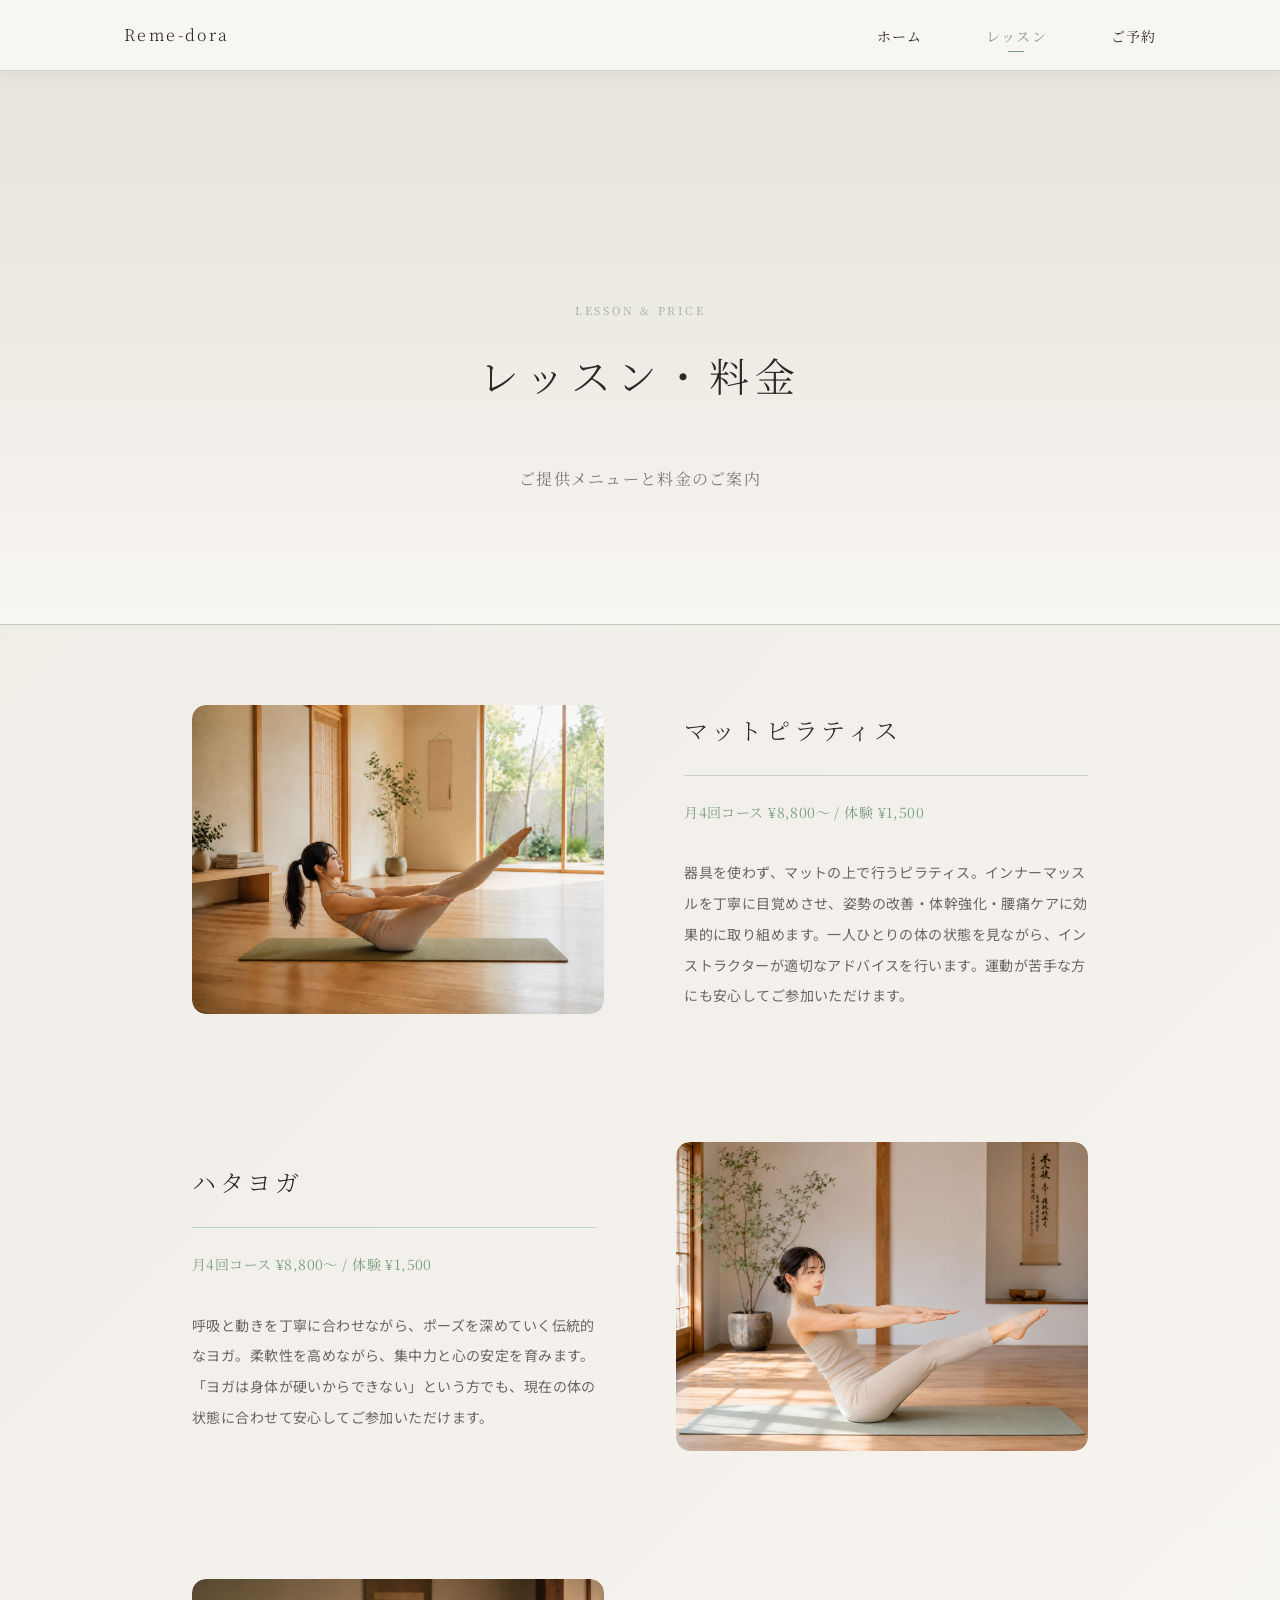
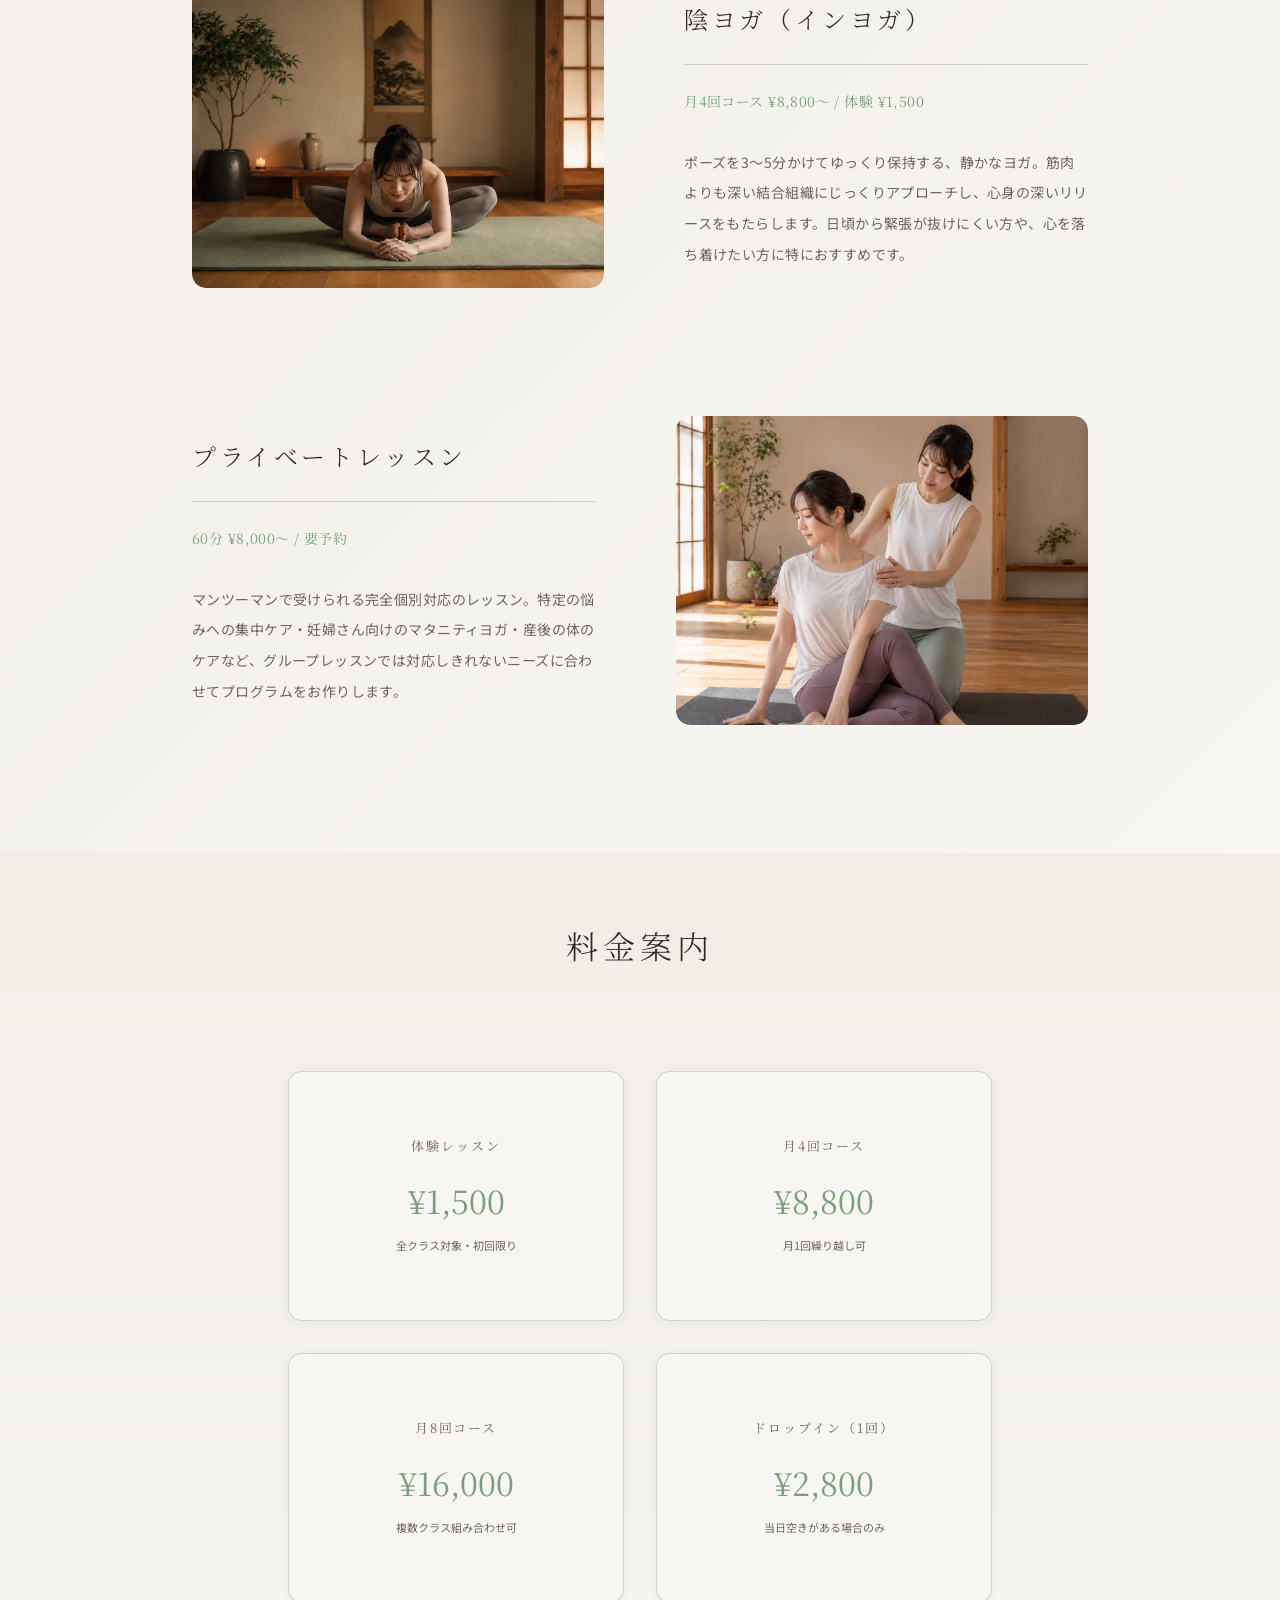
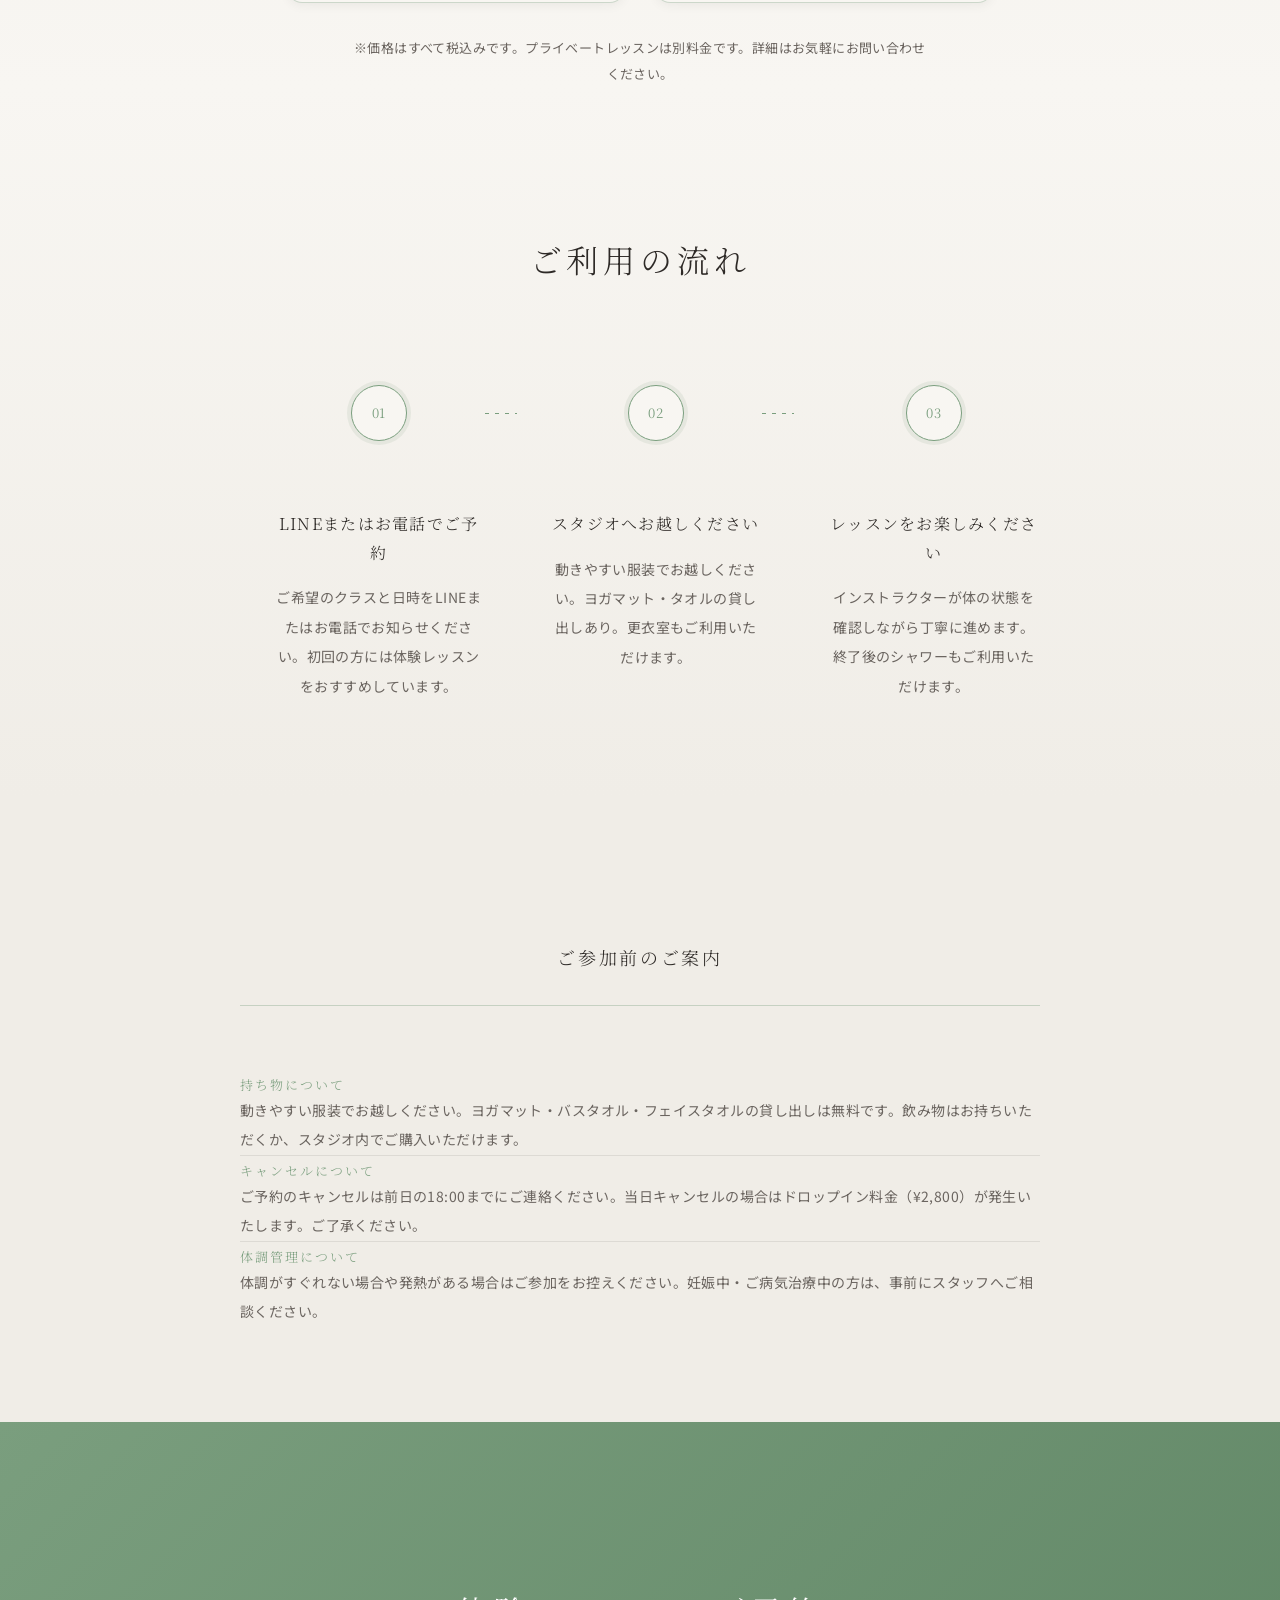
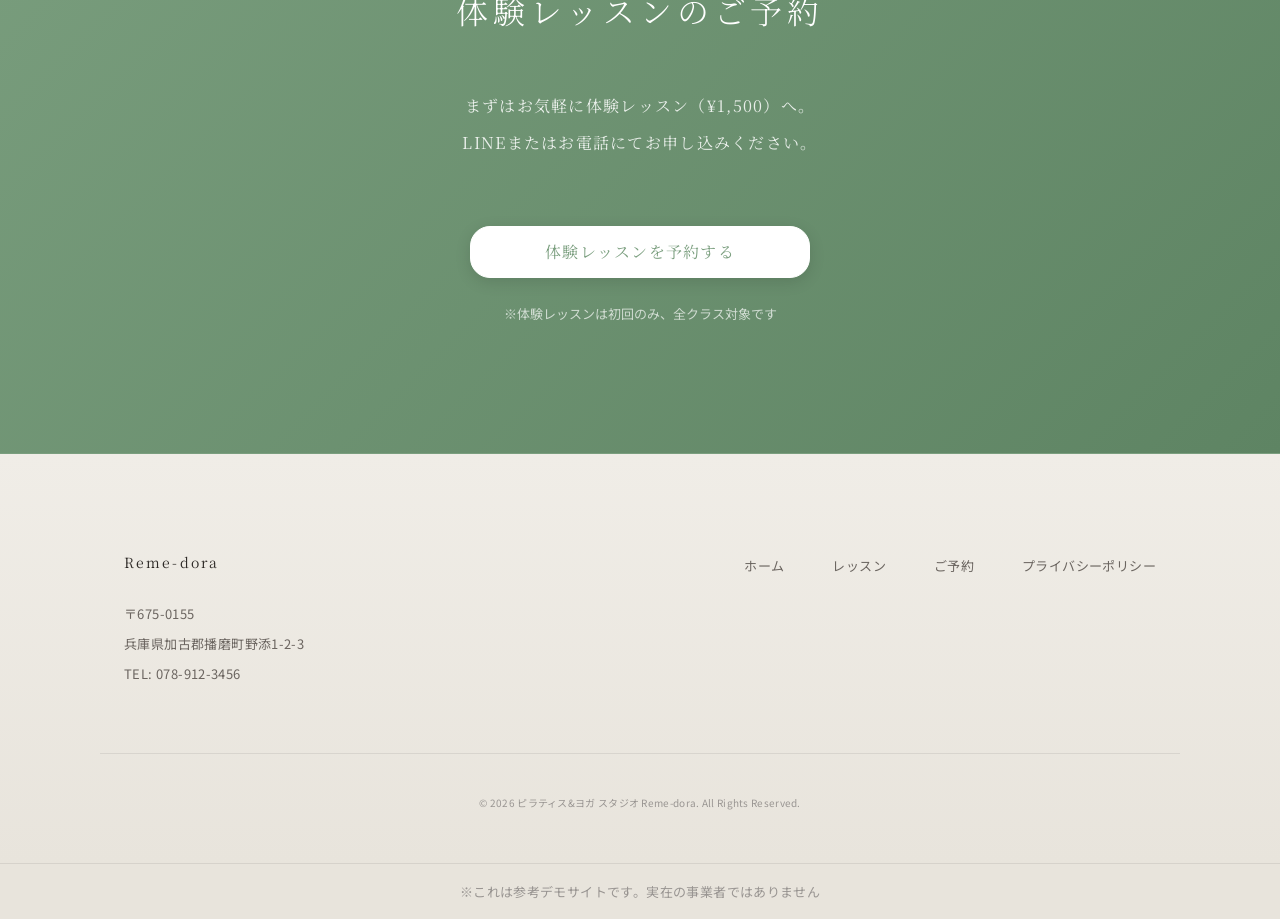
<file: service.html>
﻿<!DOCTYPE html>
<html lang="ja">
<head>
  <meta charset="UTF-8">
  <meta name="viewport" content="width=device-width, initial-scale=1.0">

  <title>レッスン・料金 | ピラティス&ヨガ スタジオ Reme-dora</title>

  <meta name="description" content="スタジオ Reme-doraのレッスンメニューと料金をご案内します。マットピラティス・ハタヨガ・陰ヨガ・プライベートレッスン。初回体験¥1,500。">

  <link rel="canonical" href="https://example.com/service.html">

  <meta property="og:title"       content="レッスン・料金 | ピラティス&ヨガ スタジオ Reme-dora">
  <meta property="og:description" content="スタジオ Reme-doraのレッスンメニューと料金をご案内します。">
  <meta property="og:type"        content="article">
  <meta property="og:url"         content="https://example.com/service.html">
  <meta property="og:image"       content="https://example.com/assets/images/ogp.jpg">

  <link rel="icon"             href="assets/images/favicon.ico">
  <link rel="apple-touch-icon" href="assets/images/apple-touch-icon.png">

  <script async src="https://www.googletagmanager.com/gtag/js?id=G-XXXXXXXXXX"></script>
  <script>window.dataLayer=window.dataLayer||[];function gtag(){dataLayer.push(arguments);}gtag('js',new Date());gtag('config','G-XXXXXXXXXX');</script>

  <link rel="preconnect" href="https://fonts.googleapis.com">
  <link rel="preconnect" href="https://fonts.gstatic.com" crossorigin>
  <link href="https://fonts.googleapis.com/css2?family=Noto+Sans+JP:wght@400;700&family=Noto+Serif+JP:wght@300;400;700&display=swap" rel="stylesheet">

  <link rel="stylesheet" href="assets/css/base.css">
  <link rel="stylesheet" href="assets/css/layout.css">
  <link rel="stylesheet" href="assets/css/components.css">
  <link rel="stylesheet" href="assets/css/pages.css">
  <link rel="stylesheet" href="assets/css/utilities.css">
</head>
<body class="site site--yoga-demo page page--service">

  <!-- SECTION START: Header -->
  <header class="l-header">
    <div class="l-header-inner">
      <a href="index.html" class="c-logo">Reme-dora</a>

      <nav class="l-nav-pc" aria-label="グローバルナビゲーション">
        <ul class="l-nav-pc__list">
          <li><a href="index.html"   class="l-nav-pc__link">ホーム</a></li>
          <li><a href="service.html" class="l-nav-pc__link is-current">レッスン</a></li>
          <li><a href="contact.html" class="l-nav-pc__link">ご予約</a></li>
        </ul>
      </nav>

      <button class="c-menu-toggle"
              data-js="menu-toggle"
              aria-label="メニューを開く"
              aria-expanded="false">
        <span class="c-menu-toggle__bar"></span>
        <span class="c-menu-toggle__bar"></span>
        <span class="c-menu-toggle__bar"></span>
      </button>
    </div>
  </header>
  <!-- SECTION END: Header -->

  <nav class="l-nav-sp" data-js="mobile-nav" aria-hidden="true" aria-label="モバイルナビゲーション">
    <ul class="l-nav-sp__list">
      <li><a href="index.html"   class="l-nav-sp__link">ホーム</a></li>
      <li><a href="service.html" class="l-nav-sp__link">レッスン</a></li>
      <li><a href="contact.html" class="l-nav-sp__link">ご予約</a></li>
    </ul>
  </nav>

  <main>

    <!-- SECTION START: Service Hero -->
    <div class="c-page-hero" data-section="service-hero">
      <div class="c-page-hero__inner">
        <p class="c-page-hero__en">Lesson &amp; Price</p>
        <h1 class="c-page-hero__title">レッスン・料金</h1>
        <p class="c-page-hero__sub">ご提供メニューと料金のご案内</p>
      </div>
    </div>
    <!-- SECTION END: Service Hero -->

    <!-- SECTION START: Main Services -->
    <section class="p-service-main" data-section="main-services">
      <div class="p-service-main__inner u-reveal">
        <div class="c-menu-list">

          <article class="c-menu-item" data-anim="fade-up" data-anim-delay="1">
            <div class="c-menu-item__img-wrap">
              <img src="assets/images/service1.jpg" alt="マットピラティスのレッスン" class="c-menu-item__img">
            </div>
            <div class="c-menu-item__content">
              <h2 class="c-menu-item__name">マットピラティス</h2>
              <p class="c-menu-item__price">月4回コース ¥8,800〜 / 体験 ¥1,500</p>
              <p class="c-menu-item__desc">
                器具を使わず、マットの上で行うピラティス。インナーマッスルを丁寧に目覚めさせ、姿勢の改善・体幹強化・腰痛ケアに効果的に取り組めます。一人ひとりの体の状態を見ながら、インストラクターが適切なアドバイスを行います。運動が苦手な方にも安心してご参加いただけます。
              </p>
            </div>
          </article>

          <article class="c-menu-item c-menu-item--reverse" data-anim="fade-up" data-anim-delay="2">
            <div class="c-menu-item__img-wrap">
              <img src="assets/images/service2.jpg" alt="ハタヨガのレッスン" class="c-menu-item__img">
            </div>
            <div class="c-menu-item__content">
              <h2 class="c-menu-item__name">ハタヨガ</h2>
              <p class="c-menu-item__price">月4回コース ¥8,800〜 / 体験 ¥1,500</p>
              <p class="c-menu-item__desc">
                呼吸と動きを丁寧に合わせながら、ポーズを深めていく伝統的なヨガ。柔軟性を高めながら、集中力と心の安定を育みます。「ヨガは身体が硬いからできない」という方でも、現在の体の状態に合わせて安心してご参加いただけます。
              </p>
            </div>
          </article>

          <article class="c-menu-item" data-anim="fade-up" data-anim-delay="3">
            <div class="c-menu-item__img-wrap">
              <img src="assets/images/service3.jpg" alt="陰ヨガのレッスン" class="c-menu-item__img">
            </div>
            <div class="c-menu-item__content">
              <h2 class="c-menu-item__name">陰ヨガ（インヨガ）</h2>
              <p class="c-menu-item__price">月4回コース ¥8,800〜 / 体験 ¥1,500</p>
              <p class="c-menu-item__desc">
                ポーズを3〜5分かけてゆっくり保持する、静かなヨガ。筋肉よりも深い結合組織にじっくりアプローチし、心身の深いリリースをもたらします。日頃から緊張が抜けにくい方や、心を落ち着けたい方に特におすすめです。
              </p>
            </div>
          </article>

          <article class="c-menu-item c-menu-item--reverse" data-anim="fade-up" data-anim-delay="4">
            <div class="c-menu-item__img-wrap">
              <img src="assets/images/service4.jpg" alt="プライベートレッスンの様子" class="c-menu-item__img">
            </div>
            <div class="c-menu-item__content">
              <h2 class="c-menu-item__name">プライベートレッスン</h2>
              <p class="c-menu-item__price">60分 ¥8,000〜 / 要予約</p>
              <p class="c-menu-item__desc">
                マンツーマンで受けられる完全個別対応のレッスン。特定の悩みへの集中ケア・妊婦さん向けのマタニティヨガ・産後の体のケアなど、グループレッスンでは対応しきれないニーズに合わせてプログラムをお作りします。
              </p>
            </div>
          </article>

        </div>
      </div>
    </section>
    <!-- SECTION END: Main Services -->

    <!-- SECTION START: Price Guide -->
    <section class="p-service-price" data-section="price-guide">
      <div class="p-service-price__inner u-reveal">
        <h2 class="c-sec-title" data-anim="fade-up">料金案内</h2>

        <div class="c-price-grid">

          <div class="c-price-item" data-anim="fade-up" data-anim-delay="1">
            <p class="c-price-item__name">体験レッスン</p>
            <p class="c-price-item__price">¥1,500</p>
            <p class="c-price-item__note">全クラス対象・初回限り</p>
          </div>

          <div class="c-price-item" data-anim="fade-up" data-anim-delay="2">
            <p class="c-price-item__name">月4回コース</p>
            <p class="c-price-item__price">¥8,800</p>
            <p class="c-price-item__note">月1回繰り越し可</p>
          </div>

          <div class="c-price-item" data-anim="fade-up" data-anim-delay="3">
            <p class="c-price-item__name">月8回コース</p>
            <p class="c-price-item__price">¥16,000</p>
            <p class="c-price-item__note">複数クラス組み合わせ可</p>
          </div>

          <div class="c-price-item" data-anim="fade-up" data-anim-delay="4">
            <p class="c-price-item__name">ドロップイン（1回）</p>
            <p class="c-price-item__price">¥2,800</p>
            <p class="c-price-item__note">当日空きがある場合のみ</p>
          </div>

        </div>

        <p class="c-price-note-bottom" data-anim="fade-up">
          ※価格はすべて税込みです。プライベートレッスンは別料金です。詳細はお気軽にお問い合わせください。
        </p>
      </div>
    </section>
    <!-- SECTION END: Price Guide -->

    <!-- SECTION START: Simple Flow -->
    <section class="p-service-flow" data-section="simple-flow">
      <div class="p-service-flow__inner u-reveal">
        <h2 class="c-sec-title" data-anim="fade-up">ご利用の流れ</h2>

        <div class="c-flow-steps">

          <div class="c-flow-step" data-anim="fade-up" data-anim-delay="1">
            <div class="c-flow-step__num">01</div>
            <div class="c-flow-step__body">
              <p class="c-flow-step__title">LINEまたはお電話でご予約</p>
              <p class="c-flow-step__text">
                ご希望のクラスと日時をLINEまたはお電話でお知らせください。初回の方には体験レッスンをおすすめしています。
              </p>
            </div>
          </div>

          <div class="c-flow-step" data-anim="fade-up" data-anim-delay="2">
            <div class="c-flow-step__num">02</div>
            <div class="c-flow-step__body">
              <p class="c-flow-step__title">スタジオへお越しください</p>
              <p class="c-flow-step__text">
                動きやすい服装でお越しください。ヨガマット・タオルの貸し出しあり。更衣室もご利用いただけます。
              </p>
            </div>
          </div>

          <div class="c-flow-step" data-anim="fade-up" data-anim-delay="3">
            <div class="c-flow-step__num">03</div>
            <div class="c-flow-step__body">
              <p class="c-flow-step__title">レッスンをお楽しみください</p>
              <p class="c-flow-step__text">
                インストラクターが体の状態を確認しながら丁寧に進めます。終了後のシャワーもご利用いただけます。
              </p>
            </div>
          </div>

        </div>
      </div>
    </section>
    <!-- SECTION END: Simple Flow -->

    <!-- SECTION START: Notes -->
    <section class="p-service-notes" data-section="notes">
      <div class="p-service-notes__inner u-reveal">
        <h2 class="p-service-notes__title" data-anim="fade-up">ご参加前のご案内</h2>

        <div class="c-notes-list">

          <div class="c-notes-item" data-anim="fade-up" data-anim-delay="1">
            <h3 class="c-notes-item__heading">持ち物について</h3>
            <p class="c-notes-item__text">動きやすい服装でお越しください。ヨガマット・バスタオル・フェイスタオルの貸し出しは無料です。飲み物はお持ちいただくか、スタジオ内でご購入いただけます。</p>
          </div>

          <div class="c-notes-item" data-anim="fade-up" data-anim-delay="2">
            <h3 class="c-notes-item__heading">キャンセルについて</h3>
            <p class="c-notes-item__text">ご予約のキャンセルは前日の18:00までにご連絡ください。当日キャンセルの場合はドロップイン料金（¥2,800）が発生いたします。ご了承ください。</p>
          </div>

          <div class="c-notes-item" data-anim="fade-up" data-anim-delay="3">
            <h3 class="c-notes-item__heading">体調管理について</h3>
            <p class="c-notes-item__text">体調がすぐれない場合や発熱がある場合はご参加をお控えください。妊娠中・ご病気治療中の方は、事前にスタッフへご相談ください。</p>
          </div>

        </div>
      </div>
    </section>
    <!-- SECTION END: Notes -->

    <!-- SECTION START: CTA -->
    <section class="p-service-cta" data-section="cta">
      <div class="p-service-cta__inner u-reveal">
        <h2 class="p-service-cta__title">体験レッスンのご予約</h2>
        <p class="p-service-cta__lead">
          まずはお気軽に体験レッスン（¥1,500）へ。<br>
          LINEまたはお電話にてお申し込みください。
        </p>
        <div class="p-service-cta__action" data-anim="fade-up">
          <a href="contact.html" class="c-btn c-btn--primary c-btn--block">体験レッスンを予約する</a>
        </div>
        <p class="p-service-cta__note">※体験レッスンは初回のみ、全クラス対象です</p>
      </div>
    </section>
    <!-- SECTION END: CTA -->

  </main>

  <!-- SECTION START: Footer -->
  <footer class="l-footer" data-section="footer">
    <div class="l-footer-inner">
      <div class="l-footer-info">
        <span class="l-footer__logo">Reme-dora</span>
        <p class="l-footer__address">
          〒675-0155<br>
          兵庫県加古郡播磨町野添1-2-3<br>
          TEL: <a href="tel:0789123456" class="l-footer__tel">
            078-912-3456
          </a>
        </p>
      </div>
      <nav class="l-footer-links" aria-label="フッターナビゲーション">
        <ul class="l-footer__nav">
          <li><a href="index.html"   class="l-footer__nav-link">ホーム</a></li>
          <li><a href="service.html" class="l-footer__nav-link">レッスン</a></li>
          <li><a href="contact.html" class="l-footer__nav-link">ご予約</a></li>
          <li><a href="privacy.html" class="l-footer__nav-link">プライバシーポリシー</a></li>
        </ul>
      </nav>
    </div>
    <div class="l-footer-copy">
      <small>&copy; 2026 ピラティス&ヨガ スタジオ Reme-dora. All Rights Reserved.</small>
    </div>
  </footer>
  <!-- SECTION END: Footer -->

  <p class="p-demo-notice">※これは参考デモサイトです。実在の事業者ではありません</p>

  <script src="assets/js/main.js"></script>
</body>
</html>
</file>
<file: assets/css/base.css>
@charset "UTF-8";

/* ==============================================
   base.css — CSS変数・リセット・基本タイポグラフィ
   ピラティス&ヨガ スタジオ 凪（なぎ）用テーマ
   案件適用時は :root の変数値のみを変更すること
============================================== */

:root {
  /* --- Color ---
     ウォームナチュラルテーマ。セージグリーン × オフホワイト */
  --color-bg:            #f8f6f2;
  --color-bg-dark:       #f0ede7;
  --color-bg-deep:       #e8e4dc;
  --color-bg-surface:    rgba(0, 0, 0, 0.025);
  --color-text:          #2d2926;
  --color-text-sub:      #6b6560;
  --color-primary:       #7a9e7e;
  --color-primary-hover: #5e8463;
  --color-border-gold:   rgba(122, 158, 126, 0.35);
  --color-border-light:  rgba(0, 0, 0, 0.08);
  --color-white:         #ffffff;
  --color-error:         #c0392b;

  /* --- Typography --- */
  --font-serif:  "Noto Serif JP", "Yu Mincho", serif;
  --font-sans:   "Noto Sans JP", sans-serif;

  --font-size-xs:   0.8125rem;
  --font-size-sm:   0.875rem;
  --font-size-base: 1rem;
  --font-size-lg:   1.125rem;
  --font-size-xl:   1.5rem;
  --font-size-2xl:  2rem;

  --line-height-base:  1.8;
  --line-height-tight: 1.4;
  --line-height-loose: 2.2;

  --letter-spacing-tight:  0.03em;
  --letter-spacing-base:   0.08em;
  --letter-spacing-wide:   0.15em;
  --letter-spacing-wider:  0.25em;

  /* --- Spacing --- */
  --space-1:  0.5rem;
  --space-2:  1rem;
  --space-3:  1.5rem;
  --space-4:  2rem;
  --space-6:  3rem;
  --space-8:  4rem;
  --space-10: 5rem;
  --space-12: 6rem;
  --space-16: 8rem;

  /* --- Layout --- */
  --container-max:    1080px;
  --container-wide:    960px;
  --container-narrow:  760px;
  --header-height:     4.375rem;

  /* --- Shape & Motion --- */
  --radius-sm:       0.5rem;
  --radius-md:       0.875rem;
  --transition-base: 0.3s ease;
  --transition-slow: 0.8s cubic-bezier(0.25, 0.46, 0.45, 0.94);

  /* --- Extended Typography --- */
  --font-weight-heading: 300;
  --font-weight-body:    400;

  /* --- Radius Extended --- */
  --radius-lg:   1.25rem;
  --radius-pill: 9999px;

  /* --- Shadow --- */
  --shadow-sm: 0 2px 12px rgba(0, 0, 0, 0.06);
  --shadow-md: 0 6px 24px rgba(0, 0, 0, 0.09);

  /* --- Section Padding --- */
  --section-padding-y:    var(--space-12);
  --section-padding-y-lg: var(--space-16);

  /* --- Button Shape --- */
  --btn-radius:             var(--radius-lg);
  --btn-padding-inline:     var(--space-6);
  --btn-min-height:         3.25rem;
  --color-btn-primary-text: var(--color-white);

  /* --- Semantic Border --- */
  --color-border-btn: rgba(45, 41, 38, 0.25);

  /* --- Header / Footer --- */
  --color-header-bg:   rgba(248, 246, 242, 0.96);
  --color-footer-text: #6b6560;
  --color-footer-copy: #999592;

  /* --- Interaction --- */
  --color-primary-subtle: rgba(122, 158, 126, 0.12);

  /* --- Home Hero Overlay --- */
  --color-hero-title:         #f5f3f0;
  --color-hero-sub:           #e8e4dc;
  --color-hero-overlay-start: rgba(45, 41, 38, 0.82);
  --color-hero-overlay-mid:   rgba(45, 41, 38, 0.38);
  --color-hero-overlay-end:   rgba(45, 41, 38, 0.05);

  /* --- Interior Page Hero --- */
  --color-page-hero-title: var(--color-text);
}

/* -----------------------------------------------
   Reset
----------------------------------------------- */
*,
*::before,
*::after {
  box-sizing: border-box;
}

html {
  scroll-behavior: smooth;
  scroll-padding-top: var(--header-height);
}

body {
  margin: 0;
  font-family: var(--font-sans);
  font-size: var(--font-size-base);
  line-height: var(--line-height-base);
  color: var(--color-text);
  background-color: var(--color-bg);
  -webkit-font-smoothing: antialiased;
}

img {
  max-width: 100%;
  height: auto;
  display: block;
}

a {
  text-decoration: none;
  color: inherit;
  transition: opacity var(--transition-base);
}

ul,
ol {
  margin: 0;
  padding: 0;
  list-style: none;
}

h1, h2, h3, h4, h5, h6 {
  margin: 0;
  font-weight: var(--font-weight-heading);
}

p {
  margin: 0;
}

button {
  cursor: pointer;
  background: none;
  border: none;
  padding: 0;
  font: inherit;
  color: inherit;
}

input,
textarea,
select {
  font: inherit;
  color: inherit;
}
</file>
<file: assets/css/layout.css>
@charset "UTF-8";

/* ==============================================
   layout.css — コンテナ・ヘッダー・ナビ・フッター
============================================== */

/* -----------------------------------------------
   Container / Section
----------------------------------------------- */
.l-container {
  width: 100%;
  max-width: var(--container-max);
  margin-inline: auto;
  padding-inline: var(--space-3);
}

.l-container--wide {
  max-width: var(--container-wide);
}

.l-container--narrow {
  max-width: var(--container-narrow);
}

.l-section {
  padding-block: var(--space-10);
  padding-inline: var(--space-2);
}

@media (min-width: 48rem) {
  .l-section {
    padding-block: var(--space-12);
    padding-inline: var(--space-4);
  }
}

/* -----------------------------------------------
   Header
----------------------------------------------- */
.l-header {
  position: sticky;
  top: 0;
  z-index: 1100;
  background-color: var(--color-header-bg);
  backdrop-filter: blur(8px);
  -webkit-backdrop-filter: blur(8px);
  border-bottom: 1px solid var(--color-border-gold);
}

.l-header-inner {
  display: flex;
  justify-content: space-between;
  align-items: center;
  height: var(--header-height);
  max-width: var(--container-max);
  margin-inline: auto;
  padding-inline: var(--space-3);
}

/* -----------------------------------------------
   Logo
----------------------------------------------- */
.c-logo {
  font-family: var(--font-serif);
  font-size: var(--font-size-base);
  font-weight: var(--font-weight-heading);
  letter-spacing: var(--letter-spacing-wide);
  color: var(--color-text);
}

/* -----------------------------------------------
   PC Navigation
----------------------------------------------- */
.l-nav-pc {
  display: none;
}

@media (min-width: 48rem) {
  .l-nav-pc {
    display: block;
  }
}

.l-nav-pc__list {
  display: flex;
  gap: var(--space-8);
  align-items: center;
}

.l-nav-pc__link {
  font-family: var(--font-serif);
  font-size: 0.9375rem;
  font-weight: normal;
  letter-spacing: var(--letter-spacing-base);
  color: var(--color-text);
  transition: color var(--transition-base);
  position: relative;
  padding-bottom: 0.4rem;
}

.l-nav-pc__link:hover,
.l-nav-pc__link.is-current {
  color: var(--color-primary);
  opacity: 1;
}

.l-nav-pc__link.is-current::after {
  content: "";
  position: absolute;
  bottom: 0;
  left: 50%;
  transform: translateX(-50%);
  width: 1rem;
  height: 1px;
  background-color: var(--color-primary);
}

/* -----------------------------------------------
   Menu Toggle (SP)
----------------------------------------------- */
.c-menu-toggle {
  display: flex;
  flex-direction: column;
  justify-content: center;
  align-items: center;
  gap: 0.375rem;
  width: 2.5rem;
  height: 2.5rem;
}

@media (min-width: 48rem) {
  .c-menu-toggle {
    display: none;
  }
}

.c-menu-toggle__bar {
  width: 1.5rem;
  height: 2px;
  background-color: var(--color-text);
  transition: var(--transition-base);
}

.c-menu-toggle[aria-expanded="true"] .c-menu-toggle__bar:nth-child(1) {
  transform: translateY(0.5rem) rotate(45deg);
}

.c-menu-toggle[aria-expanded="true"] .c-menu-toggle__bar:nth-child(2) {
  opacity: 0;
}

.c-menu-toggle[aria-expanded="true"] .c-menu-toggle__bar:nth-child(3) {
  transform: translateY(-0.5rem) rotate(-45deg);
}

/* -----------------------------------------------
   SP Navigation (Overlay)
----------------------------------------------- */
.l-nav-sp {
  position: fixed;
  inset: 0;
  z-index: 1050;
  background-color: var(--color-bg-deep);
  border-top: 1px solid var(--color-border-gold);
  display: flex;
  justify-content: center;
  align-items: center;
  opacity: 0;
  visibility: hidden;
  transition: opacity var(--transition-base), visibility var(--transition-base);
}

.l-nav-sp[aria-hidden="false"] {
  opacity: 1;
  visibility: visible;
}

.l-nav-sp__list {
  display: flex;
  flex-direction: column;
  align-items: center;
  gap: var(--space-6);
}

.l-nav-sp__link {
  font-family: var(--font-serif);
  font-size: var(--font-size-lg);
  letter-spacing: var(--letter-spacing-wide);
  color: var(--color-text);
  display: block;
  padding-bottom: var(--space-2);
  border-bottom: 1px solid var(--color-border-light);
  min-width: 12rem;
  text-align: center;
  transition: color var(--transition-base);
}

.l-nav-sp__link:hover {
  color: var(--color-primary);
  opacity: 1;
}

/* -----------------------------------------------
   Footer
----------------------------------------------- */
.l-footer {
  background: linear-gradient(180deg, var(--color-bg-dark) 0%, var(--color-bg-deep) 100%);
  color: var(--color-footer-text);
  padding-block: var(--space-10) var(--space-4);
  border-top: 2px solid var(--color-primary);
}

.l-footer-inner {
  display: flex;
  flex-direction: column;
  gap: var(--space-8);
  max-width: var(--container-max);
  margin-inline: auto;
  padding-inline: var(--space-3);
  border-bottom: 1px solid var(--color-border-light);
  padding-bottom: var(--space-8);
  margin-bottom: var(--space-4);
}

@media (min-width: 48rem) {
  .l-footer-inner {
    flex-direction: row;
    justify-content: space-between;
    align-items: flex-start;
  }

  .l-footer {
    padding-block: var(--space-12) var(--space-6);
  }
}

.l-footer-info {
  text-align: center;
}

@media (min-width: 48rem) {
  .l-footer-info {
    text-align: left;
  }
}

.l-footer__logo {
  font-family: var(--font-serif);
  font-size: var(--font-size-xl);
  color: var(--color-text);
  letter-spacing: var(--letter-spacing-wide);
  margin-bottom: var(--space-3);
  display: block;
}

.l-footer__address {
  font-size: var(--font-size-sm);
  line-height: 2;
  letter-spacing: var(--letter-spacing-tight);
}

.l-footer__tel {
  color: var(--color-footer-text);
  transition: color var(--transition-base);
}

.l-footer__tel:hover {
  color: var(--color-primary);
  opacity: 1;
}

.l-footer-links {
  text-align: center;
}

@media (min-width: 48rem) {
  .l-footer-links {
    text-align: right;
  }
}

.l-footer__nav {
  display: flex;
  flex-direction: column;
  gap: var(--space-3);
}

@media (min-width: 48rem) {
  .l-footer__nav {
    flex-direction: row;
    gap: var(--space-6);
  }
}

.l-footer__nav-link {
  font-size: 0.9375rem;
  letter-spacing: var(--letter-spacing-tight);
  color: var(--color-footer-text);
  transition: color var(--transition-base);
}

.l-footer__nav-link:hover {
  color: var(--color-primary);
  opacity: 1;
}

.l-footer-copy {
  text-align: center;
  max-width: var(--container-max);
  margin-inline: auto;
  padding-inline: var(--space-3);
}

.l-footer-copy small {
  font-size: var(--font-size-xs);
  color: var(--color-footer-copy);
  letter-spacing: var(--letter-spacing-tight);
}
</file>
<file: assets/css/components.css>
@charset "UTF-8";

/* ==============================================
   components.css — 再利用可能なUIコンポーネント
============================================== */

/* -----------------------------------------------
   Section Title
----------------------------------------------- */
.c-sec-title {
  font-family: var(--font-serif);
  font-size: var(--font-size-xl);
  font-weight: var(--font-weight-heading);
  text-align: center;
  letter-spacing: var(--letter-spacing-wide);
  color: var(--color-text);
  margin-bottom: var(--space-6);
  position: relative;
}

.c-sec-title::after {
  content: "";
  display: block;
  width: 1.875rem;
  height: 1px;
  background-color: var(--color-primary);
  margin: var(--space-2) auto 0;
}

@media (min-width: 48rem) {
  .c-sec-title {
    font-size: var(--font-size-2xl);
    margin-bottom: var(--space-8);
  }
}

/* -----------------------------------------------
   Buttons
----------------------------------------------- */
.c-btn {
  display: inline-flex;
  justify-content: center;
  align-items: center;
  min-height: var(--btn-min-height);
  padding-block: 0;
  padding-inline: var(--btn-padding-inline);
  font-family: var(--font-serif);
  font-size: var(--font-size-base);
  letter-spacing: var(--letter-spacing-base);
  border: 1px solid transparent;
  border-radius: var(--btn-radius);
  transition: background-color var(--transition-base), border-color var(--transition-base), color var(--transition-base);
}

.c-btn--primary {
  background-color: var(--color-primary);
  color: var(--color-btn-primary-text);
  border-color: var(--color-primary);
}

.c-btn--primary:hover {
  background-color: var(--color-primary-hover);
  border-color: var(--color-primary-hover);
  opacity: 1;
}

.c-btn--outline {
  background-color: transparent;
  color: var(--color-text);
  border-color: var(--color-border-btn);
}

.c-btn--outline:hover {
  background-color: var(--color-primary);
  border-color: var(--color-primary);
  color: var(--color-white);
  opacity: 1;
}

.c-btn--gold {
  background-color: transparent;
  color: var(--color-primary);
  border-color: var(--color-primary);
}

.c-btn--gold:hover {
  background-color: var(--color-primary);
  color: var(--color-btn-primary-text);
  opacity: 1;
}

.c-btn--block {
  display: flex;
  width: 100%;
  max-width: 21.25rem;
  margin-inline: auto;
}

/* -----------------------------------------------
   Page Hero (interior pages: SERVICE / CONTACT / PRIVACY)
----------------------------------------------- */
.c-page-hero {
  background: linear-gradient(to bottom, var(--color-bg-deep) 0%, var(--color-bg-dark) 100%);
  padding-top: var(--space-12);
  padding-bottom: var(--space-8);
  padding-inline: var(--space-3);
  position: relative;
  overflow: hidden;
  text-align: center;
}

.c-page-hero::before {
  content: "";
  position: absolute;
  top: 0;
  left: 50%;
  transform: translateX(-50%);
  width: 1px;
  height: 2.5rem;
  background-color: var(--color-primary);
}

.c-page-hero__inner {
  max-width: var(--container-narrow);
  margin-inline: auto;
  display: flex;
  flex-direction: column;
  align-items: center;
  gap: 0.8rem;
}

.c-page-hero__en {
  font-family: var(--font-serif);
  font-size: var(--font-size-xs);
  letter-spacing: var(--letter-spacing-wider);
  color: var(--color-primary);
  text-transform: uppercase;
  margin: 0;
}

.c-page-hero__title {
  font-family: var(--font-serif);
  font-size: var(--font-size-xl);
  font-weight: var(--font-weight-heading);
  letter-spacing: var(--letter-spacing-wide);
  color: var(--color-page-hero-title);
  margin: 0;
}

.c-page-hero__sub {
  font-family: var(--font-serif);
  font-size: var(--font-size-sm);
  letter-spacing: var(--letter-spacing-base);
  color: var(--color-text-sub);
  margin: 0;
  position: relative;
  padding-top: var(--space-3);
}

.c-page-hero__sub::before {
  content: "";
  position: absolute;
  top: 0;
  left: 50%;
  transform: translateX(-50%);
  width: 1.5rem;
  height: 1px;
  background-color: var(--color-primary);
  opacity: 0.6;
}

@media (min-width: 48rem) {
  .c-page-hero {
    padding-top: var(--space-16);
    padding-bottom: var(--space-10);
  }

  .c-page-hero::before {
    height: 3.75rem;
  }

  .c-page-hero__title {
    font-size: var(--font-size-2xl);
  }

  .c-page-hero__sub {
    font-size: var(--font-size-base);
    padding-top: var(--space-4);
  }
}

/* -----------------------------------------------
   Service Card (HOME Service Preview)
----------------------------------------------- */
.c-service-grid {
  display: flex;
  flex-direction: column;
  gap: var(--space-6);
}

.c-service-card {
  display: flex;
  flex-direction: column;
  align-items: center;
}

.c-service-card--featured {
  border-bottom: 1px solid var(--color-border-light);
  padding-bottom: var(--space-6);
}

.c-service-subgrid {
  display: grid;
  grid-template-columns: 1fr;
  gap: var(--space-6);
}

@media (min-width: 48rem) {
  .c-service-subgrid {
    grid-template-columns: 1fr 1fr;
  }
}

.c-service-card--list {
  flex-direction: row;
  align-items: center;
  gap: var(--space-3);
}

.c-service-card__img-wrap {
  width: 13.75rem;
  height: 13.75rem;
  border: 1px solid var(--color-border-gold);
  border-radius: 50%;
  padding: 0.375rem;
  display: flex;
  align-items: center;
  justify-content: center;
  margin: 0 auto var(--space-4);
  flex-shrink: 0;
}

.c-service-card--list .c-service-card__img-wrap {
  width: 5.625rem;
  height: 5.625rem;
  margin: 0;
  padding: 0.1875rem;
}

.c-service-card__img {
  width: 100%;
  height: 100%;
  object-fit: cover;
  border-radius: 50%;
  background-color: var(--color-bg);
}

.c-service-card__body {
  width: 100%;
}

.c-service-card__title {
  font-family: var(--font-serif);
  font-size: var(--font-size-lg);
  text-align: center;
  letter-spacing: var(--letter-spacing-tight);
  color: var(--color-text);
  margin-bottom: 0.4rem;
}

.c-service-card--list .c-service-card__title {
  text-align: left;
  font-size: var(--font-size-base);
}

.c-service-card__subtitle {
  font-size: var(--font-size-xs);
  text-align: center;
  color: var(--color-primary);
  margin-bottom: var(--space-2);
  letter-spacing: var(--letter-spacing-tight);
}

.c-service-card__text {
  font-size: var(--font-size-sm);
  line-height: var(--line-height-base);
  color: var(--color-text-sub);
}

@media (min-width: 48rem) {
  .c-service-card__img-wrap {
    width: 17.5rem;
    height: 17.5rem;
  }

  .c-service-card--list .c-service-card__img-wrap {
    width: 6.875rem;
    height: 6.875rem;
  }
}

/* -----------------------------------------------
   Reason Item (HOME Reason Mini)
----------------------------------------------- */
.c-reason-timeline {
  border-left: 1px solid var(--color-border-gold);
  padding-left: var(--space-6);
  display: flex;
  flex-direction: column;
  gap: var(--space-8);
  margin-left: var(--space-2);
}

.c-reason-item {
  position: relative;
}

.c-reason-item::before {
  content: "";
  position: absolute;
  top: 0.4rem;
  left: calc(-1 * var(--space-6) - 5px);
  width: 0.6rem;
  height: 0.6rem;
  border-radius: 50%;
  background-color: var(--color-bg);
  border: 1px solid var(--color-primary);
}

.c-reason-item__heading {
  font-family: var(--font-serif);
  font-size: var(--font-size-lg);
  letter-spacing: var(--letter-spacing-base);
  color: var(--color-text);
  margin-bottom: var(--space-2);
}

.c-reason-item__text {
  font-size: var(--font-size-sm);
  line-height: 1.9;
  color: var(--color-text-sub);
  letter-spacing: var(--letter-spacing-tight);
}

@media (min-width: 48rem) {
  .c-reason-timeline {
    flex-direction: row;
    justify-content: space-between;
    gap: var(--space-6);
    border: none;
    margin: 0;
    padding: 0;
  }

  .c-reason-item {
    flex: 1;
    padding-left: var(--space-3);
    border-left: 1px solid var(--color-border-gold);
  }

  .c-reason-item::before {
    left: -1px;
    width: 1px;
    height: 1.5rem;
    border-radius: 0;
    background-color: var(--color-primary);
    border: none;
    top: 0;
  }
}

/* -----------------------------------------------
   Interior Gallery (HOME Reason Mini)
----------------------------------------------- */
.c-interior-gallery {
  display: flex;
  gap: var(--space-3);
  overflow-x: auto;
  scroll-snap-type: x mandatory;
  padding-bottom: var(--space-4);
  scrollbar-width: none;
  -ms-overflow-style: none;
}

.c-interior-gallery::-webkit-scrollbar {
  display: none;
}

.c-interior-item {
  scroll-snap-align: center;
  flex: 0 0 85%;
  display: flex;
  flex-direction: column;
  gap: var(--space-2);
  margin: 0;
}

.c-interior-item__img {
  width: 100%;
  aspect-ratio: 4 / 3;
  object-fit: cover;
  opacity: 0.9;
}

.c-interior-item__caption {
  font-size: var(--font-size-xs);
  color: var(--color-text-sub);
  letter-spacing: var(--letter-spacing-tight);
  border-left: 1px solid var(--color-primary);
  padding-left: 0.8rem;
  line-height: var(--line-height-tight);
}

@media (min-width: 48rem) {
  .c-interior-gallery {
    flex-wrap: wrap;
    overflow-x: visible;
  }

  .c-interior-item {
    flex: 0 0 calc(50% - 0.75rem);
  }

  .c-interior-item:nth-child(3) {
    flex: 0 0 100%;
    align-items: center;
  }

  .c-interior-item:nth-child(3) .c-interior-item__img {
    width: 60%;
  }
}

/* -----------------------------------------------
   Business Info Table
----------------------------------------------- */
.c-bizinfo-table {
  width: 100%;
  border-collapse: collapse;
}

.c-bizinfo-table th,
.c-bizinfo-table td {
  padding-block: var(--space-2);
  border-bottom: 1px dashed var(--color-border-light);
  text-align: left;
  font-size: 0.9375rem;
  color: var(--color-text);
}

.c-bizinfo-table th {
  font-family: var(--font-serif);
  font-weight: var(--font-weight-heading);
  width: 35%;
  color: var(--color-primary);
  vertical-align: top;
}

.c-bizinfo-table__sub {
  display: block;
  font-size: var(--font-size-xs);
  color: var(--color-text-sub);
  margin-top: 0.25rem;
}

/* -----------------------------------------------
   Map Embed
----------------------------------------------- */
.c-map-wrap {
  width: 100%;
  aspect-ratio: 16 / 9;
  border: 1px solid var(--color-border-gold);
  overflow: hidden;
}

.c-map-wrap iframe {
  width: 100%;
  height: 100%;
  border: none;
  display: block;
}

/* -----------------------------------------------
   Page Links (HOME → SERVICE / CONTACT)
----------------------------------------------- */
.c-pagelinks-grid {
  display: grid;
  grid-template-columns: 1fr;
  gap: var(--space-3);
}

@media (min-width: 48rem) {
  .c-pagelinks-grid {
    grid-template-columns: 1fr 1fr;
    gap: var(--space-4);
  }
}

.c-pagelink-item {
  display: flex;
  flex-direction: column;
  align-items: center;
  justify-content: center;
  padding: var(--space-6) var(--space-3) var(--space-8);
  border: 1px solid var(--color-border-gold);
  background-color: var(--color-bg-surface);
  transition: background-color var(--transition-base), border-color var(--transition-base);
  position: relative;
  min-height: 10rem;
  gap: 0.6rem;
}

.c-pagelink-item:hover {
  background-color: var(--color-primary-subtle);
  border-color: var(--color-primary);
  opacity: 1;
}

@media (min-width: 48rem) {
  .c-pagelink-item {
    min-height: 13.75rem;
  }
}

.c-pagelink-item__en {
  font-family: var(--font-serif);
  font-size: var(--font-size-xs);
  letter-spacing: var(--letter-spacing-wider);
  color: var(--color-primary);
  text-transform: uppercase;
}

.c-pagelink-item__label {
  font-family: var(--font-serif);
  font-size: var(--font-size-lg);
  letter-spacing: var(--letter-spacing-base);
  color: var(--color-text);
}

@media (min-width: 48rem) {
  .c-pagelink-item__label {
    font-size: var(--font-size-xl);
  }
}

.c-pagelink-item__arrow {
  position: absolute;
  bottom: var(--space-3);
  right: var(--space-3);
  width: 0.5rem;
  height: 0.5rem;
  border-top: 1px solid var(--color-primary);
  border-right: 1px solid var(--color-primary);
  transform: rotate(45deg);
}

/* -----------------------------------------------
   Contact Strip (HOME connect items)
----------------------------------------------- */
.c-connect-grid {
  display: grid;
  grid-template-columns: 1fr;
  gap: var(--space-3);
}

@media (min-width: 48rem) {
  .c-connect-grid {
    grid-template-columns: 1fr 1fr;
    gap: var(--space-4);
  }

  .c-connect-item--main {
    grid-column: span 2;
  }
}

.c-connect-item {
  border: 1px solid var(--color-border-gold);
  background-color: var(--color-bg-surface);
  padding: var(--space-6) var(--space-3);
  text-align: center;
  display: flex;
  flex-direction: column;
  align-items: center;
}

.c-connect-item--main {
  padding-block: var(--space-8);
}

.c-connect-item__heading {
  font-family: var(--font-serif);
  font-size: var(--font-size-lg);
  letter-spacing: var(--letter-spacing-base);
  color: var(--color-text);
  margin-bottom: var(--space-2);
}

.c-connect-item__text {
  font-size: var(--font-size-xs);
  line-height: var(--line-height-base);
  color: var(--color-text-sub);
  margin-bottom: var(--space-4);
  flex-grow: 1;
}

.c-connect-item__btn {
  display: inline-block;
  font-family: var(--font-serif);
  font-size: var(--font-size-sm);
  color: var(--color-text);
  border: 1px solid var(--color-border-btn);
  padding: 0.8rem var(--space-4);
  letter-spacing: var(--letter-spacing-tight);
  transition: background-color var(--transition-base), border-color var(--transition-base), color var(--transition-base);
  width: 100%;
  max-width: 17.5rem;
}

.c-connect-item__btn:hover {
  background-color: var(--color-primary);
  border-color: var(--color-primary);
  color: var(--color-white);
  opacity: 1;
}

/* -----------------------------------------------
   Service Menu Item (SERVICE page)
----------------------------------------------- */
.c-menu-list {
  display: flex;
  flex-direction: column;
  gap: var(--space-12);
}

.c-menu-item {
  display: flex;
  flex-direction: column;
  gap: var(--space-3);
}

.c-menu-item__img-wrap {
  width: 100%;
}

.c-menu-item__img {
  width: 100%;
  aspect-ratio: 4 / 3;
  object-fit: cover;
  border-radius: var(--radius-sm);
}

.c-menu-item__name {
  font-family: var(--font-serif);
  font-size: var(--font-size-xl);
  color: var(--color-text);
  margin-bottom: 0.5rem;
  letter-spacing: var(--letter-spacing-base);
  border-bottom: 1px solid var(--color-border-gold);
  padding-bottom: 0.8rem;
}

.c-menu-item__price {
  font-family: var(--font-serif);
  font-size: 0.9375rem;
  color: var(--color-primary);
  margin-top: 0.8rem;
  margin-bottom: var(--space-2);
  letter-spacing: var(--letter-spacing-tight);
}

.c-menu-item__desc {
  font-size: var(--font-size-sm);
  line-height: 1.9;
  color: var(--color-text-sub);
  letter-spacing: var(--letter-spacing-tight);
}

@media (min-width: 48rem) {
  .c-menu-item {
    flex-direction: row;
    align-items: center;
    gap: var(--space-8);
  }

  .c-menu-item--reverse {
    flex-direction: row-reverse;
  }

  .c-menu-item__img-wrap {
    width: 50%;
    flex-shrink: 0;
  }

  .c-menu-item__content {
    width: 50%;
  }

  .c-menu-item__name {
    font-size: var(--font-size-xl);
  }
}

/* -----------------------------------------------
   Price Guide (SERVICE page)
----------------------------------------------- */
.c-price-grid {
  display: grid;
  grid-template-columns: 1fr;
  gap: var(--space-3);
  margin-bottom: var(--space-4);
}

@media (min-width: 48rem) {
  .c-price-grid {
    grid-template-columns: repeat(3, 1fr);
  }
}

.c-price-item {
  border: 1px solid var(--color-border-gold);
  padding: var(--space-4) var(--space-3);
  text-align: center;
  background-color: var(--color-bg-surface);
}

.c-price-item__name {
  font-family: var(--font-serif);
  font-size: 0.9375rem;
  color: var(--color-text-sub);
  letter-spacing: var(--letter-spacing-base);
  margin-bottom: 0.5rem;
}

.c-price-item__price {
  font-family: var(--font-serif);
  font-size: var(--font-size-xl);
  color: var(--color-primary);
  letter-spacing: var(--letter-spacing-tight);
  margin-bottom: 0.4rem;
}

.c-price-item__note {
  font-size: var(--font-size-xs);
  color: var(--color-text-sub);
  margin: 0;
}

.c-price-note-bottom {
  font-size: var(--font-size-sm);
  color: var(--color-text-sub);
  text-align: center;
  margin: 0;
  letter-spacing: var(--letter-spacing-tight);
}

/* -----------------------------------------------
   Flow Steps (SERVICE page)
----------------------------------------------- */
.c-flow-steps {
  display: flex;
  flex-direction: column;
}

.c-flow-step {
  display: flex;
  align-items: flex-start;
  gap: var(--space-3);
  position: relative;
  padding-bottom: var(--space-6);
}

.c-flow-step:last-child {
  padding-bottom: 0;
}

.c-flow-step:not(:last-child)::after {
  content: "";
  position: absolute;
  left: 1.2rem;
  top: 2.8rem;
  width: 1px;
  height: calc(100% - 2.8rem);
  background-color: var(--color-border-gold);
}

.c-flow-step__num {
  font-family: var(--font-serif);
  font-size: var(--font-size-xs);
  color: var(--color-primary);
  letter-spacing: var(--letter-spacing-tight);
  border: 1px solid var(--color-primary);
  width: 2.4rem;
  height: 2.4rem;
  border-radius: 50%;
  display: flex;
  align-items: center;
  justify-content: center;
  flex-shrink: 0;
}

.c-flow-step__body {
  padding-top: 0.3rem;
}

.c-flow-step__title {
  font-family: var(--font-serif);
  font-size: var(--font-size-base);
  font-weight: var(--font-weight-heading);
  color: var(--color-text);
  margin-bottom: 0.5rem;
  letter-spacing: var(--letter-spacing-tight);
}

.c-flow-step__text {
  font-size: var(--font-size-sm);
  color: var(--color-text-sub);
  line-height: 1.7;
  margin: 0;
}

@media (min-width: 48rem) {
  .c-flow-steps {
    flex-direction: row;
    align-items: flex-start;
  }

  .c-flow-step {
    flex: 1;
    flex-direction: column;
    align-items: center;
    text-align: center;
    padding-bottom: 0;
    padding-right: var(--space-6);
  }

  .c-flow-step:last-child {
    padding-right: 0;
  }

  .c-flow-step:not(:last-child)::after {
    left: auto;
    right: 0;
    top: 1.2rem;
    width: var(--space-6);
    height: 1px;
  }

  .c-flow-step__num {
    margin-bottom: var(--space-3);
  }

  .c-flow-step__title {
    font-size: var(--font-size-lg);
  }
}

/* -----------------------------------------------
   Notes (SERVICE page)
----------------------------------------------- */
.c-notes-list {
  display: flex;
  flex-direction: column;
  gap: var(--space-4);
}

.c-notes-item {
  text-align: center;
}

.c-notes-item__heading {
  font-family: var(--font-serif);
  font-size: 0.9375rem;
  color: var(--color-primary);
  margin-bottom: 0.6rem;
  letter-spacing: var(--letter-spacing-tight);
}

.c-notes-item__text {
  font-size: var(--font-size-sm);
  color: var(--color-text-sub);
  line-height: var(--line-height-base);
}

@media (min-width: 48rem) {
  .c-notes-list {
    flex-direction: row;
    justify-content: space-between;
    gap: var(--space-6);
  }

  .c-notes-item {
    flex: 1;
    text-align: left;
  }
}

/* -----------------------------------------------
   Contact Method Card (CONTACT page)
----------------------------------------------- */
.c-contact-methods-grid {
  display: grid;
  grid-template-columns: 1fr;
  gap: var(--space-3);
}

@media (min-width: 48rem) {
  .c-contact-methods-grid {
    grid-template-columns: repeat(3, 1fr);
  }
}

.c-contact-card {
  border: 1px solid var(--color-border-gold);
  background-color: var(--color-bg-surface);
  padding: var(--space-6) var(--space-3);
  text-align: center;
  display: flex;
  flex-direction: column;
  align-items: center;
}

.c-contact-card__label {
  font-family: var(--font-serif);
  font-size: var(--font-size-xs);
  letter-spacing: var(--letter-spacing-wider);
  color: var(--color-primary);
  margin-bottom: 0.6rem;
  text-transform: uppercase;
}

.c-contact-card__title {
  font-family: var(--font-serif);
  font-size: var(--font-size-lg);
  color: var(--color-text);
  margin-bottom: var(--space-2);
  letter-spacing: var(--letter-spacing-base);
}

.c-contact-card__text {
  font-size: var(--font-size-xs);
  color: var(--color-text-sub);
  line-height: var(--line-height-base);
  margin-bottom: var(--space-4);
  flex-grow: 1;
}

.c-contact-card__btn {
  display: inline-block;
  font-family: var(--font-serif);
  font-size: var(--font-size-sm);
  color: var(--color-text);
  border: 1px solid var(--color-border-btn);
  padding: 0.8rem var(--space-3);
  letter-spacing: var(--letter-spacing-tight);
  transition: background-color var(--transition-base), border-color var(--transition-base), color var(--transition-base);
  width: 100%;
  max-width: 16.25rem;
}

.c-contact-card__btn:hover {
  background-color: var(--color-primary);
  border-color: var(--color-primary);
  color: var(--color-white);
  opacity: 1;
}

/* -----------------------------------------------
   Before Contact Notes (CONTACT page)
----------------------------------------------- */
.c-before-list {
  display: flex;
  flex-direction: column;
  gap: var(--space-4);
}

.c-before-item {
  display: flex;
  gap: var(--space-3);
  align-items: flex-start;
}

.c-before-item__num {
  font-family: var(--font-serif);
  font-size: var(--font-size-xs);
  color: var(--color-primary);
  border: 1px solid var(--color-primary);
  width: 1.8rem;
  height: 1.8rem;
  border-radius: 50%;
  display: flex;
  align-items: center;
  justify-content: center;
  flex-shrink: 0;
  margin-top: 0.1rem;
}

.c-before-item__text {
  font-size: var(--font-size-sm);
  color: var(--color-text-sub);
  line-height: var(--line-height-base);
  margin: 0;
}

.c-before-item__text strong {
  color: var(--color-text);
  font-weight: normal;
}

@media (min-width: 48rem) {
  .c-before-list {
    gap: var(--space-4);
  }
}

/* -----------------------------------------------
   Privacy Document
----------------------------------------------- */
.c-privacy-doc {
  color: var(--color-text);
}

.c-privacy-doc__intro {
  font-size: 0.9375rem;
  line-height: 1.9;
  color: var(--color-text-sub);
  margin-bottom: var(--space-6);
}

.c-privacy-doc h3 {
  font-family: var(--font-serif);
  font-size: var(--font-size-base);
  color: var(--color-text);
  letter-spacing: var(--letter-spacing-tight);
  border-left: 2px solid var(--color-primary);
  padding-left: var(--space-2);
  margin-top: var(--space-6);
  font-weight: var(--font-weight-heading);
}

.c-privacy-doc p {
  font-size: var(--font-size-sm);
  line-height: 1.9;
  color: var(--color-text-sub);
  margin-top: var(--space-2);
}

.c-privacy-doc__footer {
  margin-top: var(--space-8);
}

.c-privacy-doc__footer p {
  color: var(--color-text-sub);
  font-size: var(--font-size-xs);
}
</file>
<file: assets/css/pages.css>
@charset "UTF-8";

/* ==============================================
   pages.css — ページ固有のセクションスタイル
   各セクションを独立したブロックとして設計
============================================== */

/* -----------------------------------------------
   HOME: First View Hero
----------------------------------------------- */
.p-home-hero {
  position: relative;
  min-height: 60vh;
  background-size: cover;
  background-position: center;
  display: flex;
  align-items: flex-end;
  /* TEMPLATE FIELD: hero_image_url — background-image を案件の画像に差し替える */
  background-image: url('../images/hero.jpg');
  background-color: var(--color-bg-deep);
}

.p-home-hero__overlay {
  position: absolute;
  inset: 0;
  background: linear-gradient(
    to top,
    var(--color-hero-overlay-start) 0%,
    var(--color-hero-overlay-mid)   45%,
    var(--color-hero-overlay-end)   100%
  );
}

.p-home-hero__content {
  position: relative;
  z-index: 2;
  max-width: var(--container-max);
  margin-inline: auto;
  padding: var(--space-6) var(--space-3);
  width: 100%;
}

.p-home-hero__text-wrap {
  max-width: 95%;
}

.p-home-hero__title {
  font-family: var(--font-serif);
  font-size: 1.5rem;
  font-weight: var(--font-weight-heading);
  line-height: var(--line-height-tight);
  letter-spacing: var(--letter-spacing-tight);
  color: var(--color-hero-title);
  text-shadow: 1px 1px 6px rgba(0, 0, 0, 0.8);
  margin-bottom: var(--space-2);
}

.p-home-hero__sub {
  font-family: var(--font-serif);
  font-size: var(--font-size-sm);
  line-height: var(--line-height-base);
  color: var(--color-hero-sub);
  text-shadow: 1px 1px 4px rgba(0, 0, 0, 0.8);
}

@media (min-width: 48rem) {
  .p-home-hero {
    min-height: 80vh;
  }

  .p-home-hero__content {
    padding: var(--space-10) var(--space-4);
  }

  .p-home-hero__title {
    font-size: 2.25rem;
  }

  .p-home-hero__sub {
    font-size: var(--font-size-lg);
  }
}

/* -----------------------------------------------
   HOME: Mini About
----------------------------------------------- */
.p-home-about {
  background-color: var(--color-bg-dark);
  padding-block: var(--space-10);
  padding-inline: var(--space-2);
  text-align: center;
}

.p-home-about__inner {
  max-width: 42.5rem;
  margin-inline: auto;
}

.p-home-about__lead {
  font-family: var(--font-serif);
  font-size: var(--font-size-lg);
  line-height: var(--line-height-loose);
  color: var(--color-text);
  letter-spacing: var(--letter-spacing-tight);
  margin: 0;
  position: relative;
  padding-top: var(--space-4);
}

.p-home-about__lead::before {
  content: "";
  position: absolute;
  top: 0;
  left: 50%;
  transform: translateX(-50%);
  width: 1px;
  height: 1.5rem;
  background-color: var(--color-primary);
}

@media (min-width: 48rem) {
  .p-home-about {
    padding-block: var(--space-12);
    padding-inline: var(--space-4);
  }

  .p-home-about__lead {
    font-size: var(--font-size-xl);
  }
}

/* -----------------------------------------------
   HOME: Service Preview
----------------------------------------------- */
.p-home-service {
  background: linear-gradient(to bottom, var(--color-bg-dark) 0%, var(--color-bg) 100%);
  padding-block: var(--space-12);
  padding-inline: var(--space-2);
}

.p-home-service__inner {
  max-width: 60rem;
  margin-inline: auto;
}

.p-home-service__btn-wrap {
  text-align: center;
  margin-top: var(--space-8);
}

@media (min-width: 48rem) {
  .p-home-service {
    padding-block: var(--space-16);
    padding-inline: var(--space-4);
  }
}

/* -----------------------------------------------
   HOME: Reason Mini
----------------------------------------------- */
.p-home-reason {
  background: linear-gradient(135deg, var(--color-bg) 0%, var(--color-bg-dark) 100%);
  padding-block: var(--space-10);
  padding-inline: var(--space-2);
  color: var(--color-text);
}

.p-home-reason__inner {
  max-width: 56.25rem;
  margin-inline: auto;
}

.p-home-reason__interior {
  max-width: 50rem;
  margin-inline: auto;
  margin-top: var(--space-10);
}

.p-home-reason__interior-lead {
  text-align: center;
  font-size: var(--font-size-sm);
  line-height: 1.9;
  color: var(--color-text-sub);
  margin-bottom: var(--space-8);
  font-family: var(--font-serif);
}

@media (min-width: 48rem) {
  .p-home-reason {
    padding-block: var(--space-12);
    padding-inline: var(--space-4);
  }
}

/* -----------------------------------------------
   HOME: Business Info
----------------------------------------------- */
.p-home-bizinfo {
  background: linear-gradient(135deg, var(--color-bg) 0%, var(--color-bg-dark) 100%);
  padding-block: var(--space-10);
  padding-inline: var(--space-2);
}

.p-home-bizinfo__inner {
  max-width: 43.75rem;
  margin-inline: auto;
}

.p-home-bizinfo__title {
  font-family: var(--font-serif);
  font-size: var(--font-size-xl);
  font-weight: var(--font-weight-heading);
  text-align: center;
  letter-spacing: var(--letter-spacing-wide);
  color: var(--color-text);
  margin-bottom: var(--space-6);
  position: relative;
}

.p-home-bizinfo__title::after {
  content: "";
  display: block;
  width: 1.875rem;
  height: 1px;
  background-color: var(--color-primary);
  margin: var(--space-2) auto 0;
}

@media (min-width: 48rem) {
  .p-home-bizinfo {
    padding-block: var(--space-12);
    padding-inline: var(--space-4);
  }

  .p-home-bizinfo__title {
    font-size: var(--font-size-2xl);
  }
}

/* -----------------------------------------------
   HOME: Access / Map
----------------------------------------------- */
.p-home-map {
  background-color: var(--color-bg-deep);
  padding-block: var(--space-10);
  padding-inline: var(--space-2);
}

.p-home-map__inner {
  max-width: 56.25rem;
  margin-inline: auto;
}

.p-home-map__title {
  font-family: var(--font-serif);
  font-size: var(--font-size-xl);
  font-weight: var(--font-weight-heading);
  text-align: center;
  letter-spacing: var(--letter-spacing-wide);
  color: var(--color-text);
  margin-bottom: var(--space-2);
}

.p-home-map__address {
  text-align: center;
  font-size: var(--font-size-sm);
  color: var(--color-text-sub);
  margin-bottom: var(--space-6);
  font-family: var(--font-serif);
  letter-spacing: var(--letter-spacing-tight);
  line-height: var(--line-height-base);
}

@media (min-width: 48rem) {
  .p-home-map {
    padding-block: var(--space-12);
    padding-inline: var(--space-4);
  }

  .p-home-map__title {
    font-size: var(--font-size-2xl);
  }
}

/* -----------------------------------------------
   HOME: Page Links
----------------------------------------------- */
.p-home-pagelinks {
  background: linear-gradient(to bottom, var(--color-bg-dark) 0%, var(--color-bg) 100%);
  padding-block: var(--space-10);
  padding-inline: var(--space-2);
}

.p-home-pagelinks__inner {
  max-width: 56.25rem;
  margin-inline: auto;
}

.p-home-pagelinks__eyebrow {
  font-family: var(--font-serif);
  font-size: var(--font-size-xs);
  text-align: center;
  letter-spacing: var(--letter-spacing-wider);
  color: var(--color-primary);
  margin-bottom: var(--space-6);
}

@media (min-width: 48rem) {
  .p-home-pagelinks {
    padding-block: var(--space-12);
    padding-inline: var(--space-4);
  }
}

/* -----------------------------------------------
   HOME: Contact Strip
----------------------------------------------- */
.p-home-connect {
  background: linear-gradient(to bottom, var(--color-bg-dark) 0%, var(--color-bg-deep) 100%);
  padding-block: var(--space-8) var(--space-10);
  padding-inline: var(--space-2);
}

.p-home-connect__inner {
  max-width: 62.5rem;
  margin-inline: auto;
}

@media (min-width: 48rem) {
  .p-home-connect {
    padding-block: var(--space-10) var(--space-12);
    padding-inline: var(--space-4);
  }
}

/* -----------------------------------------------
   SERVICE: Main Services section
----------------------------------------------- */
.p-service-main {
  background: linear-gradient(135deg, var(--color-bg-dark) 0%, var(--color-bg) 100%);
  padding-block: var(--space-10);
  padding-inline: var(--space-2);
}

.p-service-main__inner {
  max-width: 56.25rem;
  margin-inline: auto;
}

@media (min-width: 48rem) {
  .p-service-main {
    padding-block: var(--space-12);
    padding-inline: var(--space-4);
  }
}

/* -----------------------------------------------
   SERVICE: Price Guide
----------------------------------------------- */
.p-service-price {
  background-color: var(--color-bg);
  border-top: 1px solid var(--color-border-light);
  padding-block: var(--space-8);
  padding-inline: var(--space-2);
}

.p-service-price__inner {
  max-width: 56.25rem;
  margin-inline: auto;
}

@media (min-width: 48rem) {
  .p-service-price {
    padding-block: var(--space-12);
    padding-inline: var(--space-4);
  }
}

/* -----------------------------------------------
   SERVICE: Simple Flow
----------------------------------------------- */
.p-service-flow {
  background: linear-gradient(to bottom, var(--color-bg-dark) 0%, var(--color-bg-deep) 100%);
  padding-block: var(--space-10);
  padding-inline: var(--space-2);
}

.p-service-flow__inner {
  max-width: 50rem;
  margin-inline: auto;
}

@media (min-width: 48rem) {
  .p-service-flow {
    padding-block: var(--space-12);
    padding-inline: var(--space-4);
  }
}

/* -----------------------------------------------
   SERVICE: Notes
----------------------------------------------- */
.p-service-notes {
  background-color: var(--color-bg-dark);
  padding-block: var(--space-8) var(--space-4);
  padding-inline: var(--space-2);
}

.p-service-notes__inner {
  max-width: 50rem;
  margin-inline: auto;
  border-top: 1px solid var(--color-border-gold);
  padding-top: var(--space-6);
}

.p-service-notes__title {
  font-family: var(--font-serif);
  font-size: var(--font-size-lg);
  font-weight: var(--font-weight-heading);
  text-align: center;
  color: var(--color-text);
  margin-bottom: var(--space-6);
  letter-spacing: var(--letter-spacing-base);
}

@media (min-width: 48rem) {
  .p-service-notes {
    padding-block: var(--space-12) var(--space-6);
    padding-inline: var(--space-4);
  }

  .p-service-notes__inner {
    padding-top: var(--space-8);
  }
}

/* -----------------------------------------------
   SERVICE: CTA
----------------------------------------------- */
.p-service-cta {
  background-color: var(--color-bg-deep);
  padding-block: var(--space-12);
  padding-inline: var(--space-2);
}

.p-service-cta__inner {
  max-width: 42.5rem;
  margin-inline: auto;
}

.p-service-cta__title {
  font-family: var(--font-serif);
  font-size: var(--font-size-xl);
  font-weight: var(--font-weight-heading);
  letter-spacing: var(--letter-spacing-wide);
  color: var(--color-white);
  margin-bottom: var(--space-4);
}

.p-service-cta__lead {
  font-family: var(--font-serif);
  font-size: 0.9375rem;
  line-height: var(--line-height-loose);
  color: var(--color-text-sub);
  margin-bottom: var(--space-8);
  letter-spacing: var(--letter-spacing-tight);
}

.p-service-cta__action {
  margin-bottom: var(--space-3);
}

.p-service-cta__note {
  font-size: var(--font-size-xs);
  color: #888888;
  margin: 0;
}

@media (min-width: 48rem) {
  .p-service-cta {
    padding-block: var(--space-16);
    padding-inline: var(--space-4);
  }

  .p-service-cta__title {
    font-size: var(--font-size-2xl);
    margin-bottom: var(--space-6);
  }

  .p-service-cta__lead {
    font-size: var(--font-size-base);
    margin-bottom: var(--space-10);
  }
}

/* -----------------------------------------------
   CONTACT: Contact Methods section
----------------------------------------------- */
.p-contact-methods {
  background: linear-gradient(135deg, var(--color-bg-dark) 0%, var(--color-bg) 100%);
  padding-block: var(--space-10);
  padding-inline: var(--space-2);
}

.p-contact-methods__inner {
  max-width: 56.25rem;
  margin-inline: auto;
}

.p-contact-methods__lead {
  font-family: var(--font-serif);
  font-size: 0.9375rem;
  text-align: center;
  color: var(--color-text-sub);
  line-height: 2;
  margin-bottom: var(--space-8);
  letter-spacing: var(--letter-spacing-tight);
}

@media (min-width: 48rem) {
  .p-contact-methods {
    padding-block: var(--space-12);
    padding-inline: var(--space-4);
  }
}

/* -----------------------------------------------
   CONTACT: Before Contact
----------------------------------------------- */
.p-contact-before {
  background-color: var(--color-bg-dark);
  padding-block: var(--space-8);
  padding-inline: var(--space-2);
}

.p-contact-before__inner {
  max-width: 43.75rem;
  margin-inline: auto;
  border-top: 1px solid var(--color-border-gold);
  padding-top: var(--space-6);
}

.p-contact-before__title {
  font-family: var(--font-serif);
  font-size: var(--font-size-lg);
  font-weight: var(--font-weight-heading);
  text-align: center;
  color: var(--color-text);
  margin-bottom: var(--space-6);
  letter-spacing: var(--letter-spacing-base);
}

@media (min-width: 48rem) {
  .p-contact-before {
    padding-block: var(--space-10);
    padding-inline: var(--space-4);
  }

  .p-contact-before__inner {
    padding-top: var(--space-8);
  }
}

/* -----------------------------------------------
   CONTACT: Final CTA
----------------------------------------------- */
.p-contact-final-cta {
  background-color: var(--color-bg-deep);
  padding-block: var(--space-10);
  padding-inline: var(--space-2);
  text-align: center;
}

.p-contact-final-cta__inner {
  max-width: 42.5rem;
  margin-inline: auto;
}

.p-contact-final-cta__text {
  font-family: var(--font-serif);
  font-size: 0.9375rem;
  color: var(--color-text-sub);
  line-height: var(--line-height-loose);
  margin-bottom: var(--space-6);
  letter-spacing: var(--letter-spacing-tight);
}

.p-contact-final-cta__btn {
  display: inline-flex;
  align-items: center;
  justify-content: center;
  padding: var(--space-2) var(--space-6);
  border: 1px solid var(--color-primary);
  color: var(--color-primary);
  font-family: var(--font-serif);
  font-size: var(--font-size-base);
  letter-spacing: var(--letter-spacing-base);
  transition: background-color var(--transition-base), border-color var(--transition-base), color var(--transition-base);
}

.p-contact-final-cta__btn:hover {
  background-color: var(--color-primary);
  border-color: var(--color-primary);
  color: var(--color-btn-primary-text);
  opacity: 1;
}

@media (min-width: 48rem) {
  .p-contact-final-cta {
    padding-block: var(--space-12);
    padding-inline: var(--space-4);
  }

  .p-contact-final-cta__text {
    font-size: var(--font-size-base);
  }
}

/* -----------------------------------------------
   PRIVACY: Policy Body
----------------------------------------------- */
.p-privacy-body {
  background: linear-gradient(135deg, var(--color-bg-dark) 0%, var(--color-bg) 100%);
  padding-block: var(--space-10);
  padding-inline: var(--space-2);
}

.p-privacy-body__inner {
  max-width: 47.5rem;
  margin-inline: auto;
}

@media (min-width: 48rem) {
  .p-privacy-body {
    padding-block: var(--space-12);
    padding-inline: var(--space-4);
  }
}

/* -----------------------------------------------
   PRIVACY: Contact for Policy
----------------------------------------------- */
.p-privacy-contact {
  background-color: var(--color-bg-deep);
  padding-block: var(--space-8) var(--space-10);
  padding-inline: var(--space-2);
  text-align: center;
}

.p-privacy-contact__inner {
  max-width: 35rem;
  margin-inline: auto;
}

.p-privacy-contact__text {
  font-family: var(--font-serif);
  font-size: var(--font-size-sm);
  color: var(--color-text-sub);
  margin-bottom: var(--space-3);
  letter-spacing: var(--letter-spacing-tight);
}

.p-privacy-contact__info {
  font-size: var(--font-size-sm);
  color: var(--color-text);
  line-height: var(--line-height-base);
  margin-bottom: var(--space-6);
}

.p-privacy-contact__info p {
  margin: 0;
}

.p-privacy-contact__back-btn {
  display: inline-block;
  font-family: var(--font-serif);
  font-size: var(--font-size-sm);
  color: var(--color-text-sub);
  border: 1px solid var(--color-border-light);
  padding: 0.8rem var(--space-4);
  letter-spacing: var(--letter-spacing-tight);
  transition: border-color var(--transition-base), color var(--transition-base);
}

.p-privacy-contact__back-btn:hover {
  border-color: var(--color-primary);
  color: var(--color-text);
  opacity: 1;
}

@media (min-width: 48rem) {
  .p-privacy-contact {
    padding-block: var(--space-10) var(--space-12);
    padding-inline: var(--space-4);
  }
}

/* ===============================================
   SITE: yoga-demo — ピラティス&ヨガ スタジオ 凪
   案件固有スタイル。.site--yoga-demo でスコープ。
   「息を吸う余白」— breathable, centered design
=============================================== */

/* -----------------------------------------------
   共通: ローダー — 縦書きスタジオ名
----------------------------------------------- */
.site--yoga-demo .c-loader {
  transition: opacity 1s cubic-bezier(0.25, 0.46, 0.45, 0.94) 2s, visibility 1s 2s;
}

.site--yoga-demo .c-loader__text {
  writing-mode: vertical-rl;
  text-orientation: upright;
  font-size: var(--font-size-base);
  letter-spacing: 0.2em;
}

/* -----------------------------------------------
   共通: ヘッダー — 明るい背景・ソフトシャドウ
----------------------------------------------- */
.site--yoga-demo .l-header {
  border-bottom-color: var(--color-border-gold);
  box-shadow: 0 1px 16px rgba(45, 41, 38, 0.05);
}

.site--yoga-demo .l-nav-pc__link {
  font-size: var(--font-size-sm);
  letter-spacing: var(--letter-spacing-base);
}

/* -----------------------------------------------
   共通: セクションタイトル — 縦ライン+中央+余白
----------------------------------------------- */
.site--yoga-demo .c-sec-title {
  padding-top: var(--space-8);
  padding-bottom: var(--space-2);
  margin-bottom: var(--space-10);
  font-size: var(--font-size-xl);
  letter-spacing: var(--letter-spacing-wide);
}

.site--yoga-demo .c-sec-title::before {
  display: none;
}

.site--yoga-demo .c-sec-title::after {
  display: none;
}

@media (min-width: 48rem) {
  .site--yoga-demo .c-sec-title {
    font-size: var(--font-size-2xl);
  }
}

/* -----------------------------------------------
   共通: サブページ Page Hero — 大きな縦余白・中央
----------------------------------------------- */
.site--yoga-demo .c-page-hero {
  padding-top: calc(var(--header-height) + var(--space-12));
  padding-bottom: var(--space-12);
  background: linear-gradient(
    to bottom,
    var(--color-bg-deep) 0%,
    var(--color-bg-dark) 60%,
    var(--color-bg)      100%
  );
  border-bottom: 1px solid var(--color-border-gold);
}

.site--yoga-demo .c-page-hero::before {
  display: none;
}

.site--yoga-demo .c-page-hero__inner {
  gap: var(--space-3);
  padding-top: var(--space-4);
  position: relative;
}

.site--yoga-demo .c-page-hero__en {
  font-size: 0.6875rem;
  letter-spacing: var(--letter-spacing-wider);
  opacity: 0.75;
}

.site--yoga-demo .c-page-hero__title {
  font-size: var(--font-size-2xl);
  letter-spacing: var(--letter-spacing-wide);
  line-height: 1.5;
}

.site--yoga-demo .c-page-hero__sub {
  font-size: var(--font-size-sm);
  line-height: 2.2;
  padding-top: var(--space-4);
  opacity: 0.85;
}

.site--yoga-demo .c-page-hero__sub::before {
  display: none;
}

@media (min-width: 48rem) {
  .site--yoga-demo .c-page-hero {
    padding-top: calc(var(--header-height) + var(--space-16));
    padding-bottom: var(--space-16);
  }

  .site--yoga-demo .c-page-hero__title {
    font-size: 2.5rem;
  }

  .site--yoga-demo .c-page-hero__sub {
    font-size: var(--font-size-base);
  }
}

/* -----------------------------------------------
   HOME: Hero — 中央揃え・全画面・呼吸するレイアウト
----------------------------------------------- */
.site--yoga-demo .p-home-hero {
  min-height: 92vh;
  align-items: center;
  background-position: center 30%;
}

.site--yoga-demo .p-home-hero__overlay {
  background: linear-gradient(
    160deg,
    var(--color-hero-overlay-start) 0%,
    var(--color-hero-overlay-mid)   55%,
    var(--color-hero-overlay-end)   100%
  );
}

.site--yoga-demo .p-home-hero__content {
  padding: var(--space-10) var(--space-6);
}

.site--yoga-demo .p-home-hero__text-wrap {
  max-width: none;
  position: absolute;
  top: 50%;
  right: 0;
  transform: translateY(-50%);
  padding-top: 0;
}

.site--yoga-demo .p-home-hero__text-wrap::before {
  display: none;
}

.site--yoga-demo .p-home-hero__title {
  writing-mode: vertical-rl;
  font-size: 2.125rem;
  letter-spacing: 0.14em;
  line-height: 2;
  width: 8.5rem;
  height: 31rem;
  margin-bottom: 0;
  text-shadow: 0 2px 24px rgba(45, 41, 38, 0.45);
}

.site--yoga-demo .p-home-hero__title span {
  display: inline-block;
}

.site--yoga-demo .p-home-hero__title span:nth-of-type(2) {
  padding-top: 3rem;
}

.site--yoga-demo .p-home-hero__sub {
  position: absolute;
  bottom: var(--space-8);
  left: var(--space-6);
  writing-mode: vertical-rl;
  text-orientation: upright;
  max-width: none;
  font-size: var(--font-size-sm);
  letter-spacing: var(--letter-spacing-base);
  line-height: 1.9;
  opacity: 0.88;
  text-shadow: 0 1px 8px rgba(45, 41, 38, 0.4);
}

.site--yoga-demo .p-home-hero__sub span {
  display: inline-block;
}

@media (min-width: 48rem) {
  .site--yoga-demo .p-home-hero {
    min-height: 95vh;
  }

  .site--yoga-demo .p-home-hero__content {
    padding: var(--space-12) var(--space-10);
  }

  .site--yoga-demo .p-home-hero__title {
    font-size: 3rem;
    line-height: 1.9;
    width: 11.4rem;
    height: 41rem;
  }

  .site--yoga-demo .p-home-hero__sub {
    font-size: var(--font-size-base);
    bottom: var(--space-10);
    left: var(--space-10);
  }
}

/* -----------------------------------------------
   HOME: Mini About — 深い余白・呼吸する文章
----------------------------------------------- */
.site--yoga-demo .p-home-about {
  background-color: var(--color-bg);
  padding-block: var(--space-16);
  padding-inline: var(--space-4);
}

.site--yoga-demo .p-home-about__inner {
  max-width: 34rem;
  margin: 0 auto;
}

.site--yoga-demo .p-home-about__lead {
  writing-mode: vertical-rl;
  height: 20rem;
  font-size: var(--font-size-base);
  line-height: 3.25;
  letter-spacing: 0.1em;
  color: var(--color-text);
  padding-top: 0;
  margin-left: auto;
  margin-right: 0;
}

.site--yoga-demo .p-home-about__lead::before {
  display: none;
}

.site--yoga-demo .p-home-about__lead span {
  display: inline-block;
}

.site--yoga-demo .p-home-about__lead span:nth-of-type(2) { padding-top: 1.5rem; }
.site--yoga-demo .p-home-about__lead span:nth-of-type(3) { padding-top: 3rem; }
.site--yoga-demo .p-home-about__lead span:nth-of-type(4) { padding-top: 4.5rem; }

@media (min-width: 48rem) {
  .site--yoga-demo .p-home-about {
    padding-block: var(--space-16);
  }

  .site--yoga-demo .p-home-about__lead {
    font-size: var(--font-size-base);
  }
}

/* -----------------------------------------------
   HOME: Service Preview — フィーチャー + サブ2枚
----------------------------------------------- */
.site--yoga-demo .p-home-service {
  background-color: var(--color-bg-dark);
  padding-block: var(--space-12) var(--space-14);
  padding-inline: var(--space-3);
}

/* Featured: 横長カード（円形廃止）*/
.site--yoga-demo .c-service-card--featured {
  flex-direction: column;
  align-items: stretch;
  border-bottom: none;
  padding-bottom: 0;
  gap: 0;
  background-color: var(--color-bg);
  border-radius: var(--radius-md);
  overflow: hidden;
  box-shadow: var(--shadow-md);
  margin-bottom: var(--space-4);
}

.site--yoga-demo .c-service-card--featured .c-service-card__img-wrap {
  width: 100%;
  height: 16rem;
  border-radius: 0;
  padding: 0;
  border: none;
  margin: 0;
  overflow: hidden;
  flex-shrink: 0;
}

.site--yoga-demo .c-service-card--featured .c-service-card__img {
  border-radius: 0;
  width: 100%;
  height: 100%;
  object-fit: cover;
  transition: transform var(--transition-slow);
}

.site--yoga-demo .c-service-card--featured:hover .c-service-card__img {
  transform: scale(1.04);
}

.site--yoga-demo .c-service-card--featured .c-service-card__body {
  padding: var(--space-6) var(--space-4);
}

.site--yoga-demo .c-service-card--featured .c-service-card__title {
  font-size: var(--font-size-xl);
  letter-spacing: var(--letter-spacing-wide);
  text-align: left;
  border-bottom: 1px solid var(--color-border-gold);
  padding-bottom: var(--space-3);
  margin-bottom: var(--space-2);
}

.site--yoga-demo .c-service-card--featured .c-service-card__subtitle {
  text-align: left;
  font-size: var(--font-size-xs);
  letter-spacing: var(--letter-spacing-wide);
  color: var(--color-primary);
  margin-bottom: var(--space-3);
}

.site--yoga-demo .c-service-card--featured .c-service-card__text {
  text-align: left;
  font-size: var(--font-size-sm);
  color: var(--color-text-sub);
  line-height: 2.1;
}

/* Sub: テキスト主体のシンプルカード */
.site--yoga-demo .c-service-subgrid {
  grid-template-columns: 1fr 1fr;
  gap: var(--space-3);
}

.site--yoga-demo .c-service-card--list {
  flex-direction: column;
  align-items: flex-start;
  gap: 0;
  background-color: var(--color-bg);
  border-radius: var(--radius-md);
  padding: var(--space-4);
  box-shadow: var(--shadow-sm);
}

.site--yoga-demo .c-service-card--list .c-service-card__img-wrap {
  display: none;
}

.site--yoga-demo .c-service-card--list .c-service-card__title {
  font-family: var(--font-serif);
  font-size: var(--font-size-sm);
  letter-spacing: var(--letter-spacing-base);
  text-align: left;
  border-left: 2px solid var(--color-primary);
  padding-left: var(--space-2);
  margin-bottom: var(--space-2);
  width: 100%;
}

.site--yoga-demo .c-service-card--list .c-service-card__text {
  font-size: var(--font-size-xs);
  color: var(--color-text-sub);
  line-height: 1.9;
  letter-spacing: var(--letter-spacing-tight);
}

.site--yoga-demo .p-home-service__btn-wrap {
  margin-top: var(--space-10);
}

@media (min-width: 48rem) {
  .site--yoga-demo .p-home-service {
    padding-inline: var(--space-4);
  }

  .site--yoga-demo .c-service-card--featured {
    flex-direction: row;
    min-height: 340px;
  }

  .site--yoga-demo .c-service-card--featured .c-service-card__img-wrap {
    width: 46%;
    height: auto;
  }

  .site--yoga-demo .c-service-card--featured .c-service-card__body {
    padding: var(--space-10) var(--space-8);
    display: flex;
    flex-direction: column;
    justify-content: center;
  }

  .site--yoga-demo .c-service-subgrid {
    gap: var(--space-4);
  }

  .site--yoga-demo .c-service-card--list {
    padding: var(--space-6);
  }
}

/* -----------------------------------------------
   HOME: Reason Mini — ボーダー仕切り・呼吸する間隔
----------------------------------------------- */
.site--yoga-demo .p-home-reason {
  background-color: var(--color-bg);
  padding-block: var(--space-12) var(--space-16);
  padding-inline: var(--space-4);
}

.site--yoga-demo .p-home-reason__inner {
  max-width: 50rem;
}

.site--yoga-demo .c-reason-timeline {
  border-left: none;
  padding-left: 0;
  margin-left: 0;
  flex-direction: column;
  gap: 0;
}

.site--yoga-demo .c-reason-item {
  border-top: 1px solid var(--color-border-gold);
  padding-top: var(--space-6);
  padding-bottom: var(--space-6);
  position: static;
}

.site--yoga-demo .c-reason-item::before {
  display: none;
}

.site--yoga-demo .c-reason-item__heading {
  font-size: var(--font-size-base);
  letter-spacing: var(--letter-spacing-base);
  margin-bottom: var(--space-3);
  color: var(--color-text);
  position: relative;
  padding-left: var(--space-4);
}

.site--yoga-demo .c-reason-item__heading::before {
  content: "";
  position: absolute;
  left: 0;
  top: 0.4em;
  width: 7px;
  height: 7px;
  border-radius: 50%;
  background-color: var(--color-primary);
  opacity: 0.8;
}

.site--yoga-demo .c-reason-item__text {
  font-size: var(--font-size-sm);
  line-height: 2.1;
  letter-spacing: var(--letter-spacing-tight);
  padding-left: var(--space-4);
}

.site--yoga-demo .p-home-reason__interior {
  margin-top: var(--space-12);
  background-color: var(--color-bg-dark);
  border-radius: var(--radius-md);
  padding: var(--space-8) var(--space-4);
  max-width: 50rem;
}

.site--yoga-demo .p-home-reason__interior-lead {
  font-size: var(--font-size-sm);
  line-height: 2.2;
  letter-spacing: var(--letter-spacing-base);
  margin-bottom: var(--space-6);
}

@media (min-width: 48rem) {
  .site--yoga-demo .c-reason-timeline {
    flex-direction: row;
    gap: 0;
  }

  .site--yoga-demo .c-reason-item {
    flex: 1;
    border-top: none;
    border-left: 1px solid var(--color-border-gold);
    padding-top: 0;
    padding-left: var(--space-8);
    padding-right: var(--space-6);
    padding-bottom: 0;
  }

  .site--yoga-demo .c-reason-item:first-child {
    border-left: none;
    padding-left: 0;
  }

  .site--yoga-demo .p-home-reason__interior {
    padding: var(--space-8) var(--space-10);
  }
}

/* -----------------------------------------------
   HOME: Interior Gallery — 角丸・緑ライン caption
----------------------------------------------- */
.site--yoga-demo .c-interior-item__img {
  border-radius: var(--radius-md);
}

.site--yoga-demo .c-interior-item__caption {
  font-size: var(--font-size-xs);
  color: var(--color-text-sub);
  letter-spacing: var(--letter-spacing-base);
  padding-left: var(--space-2);
  border-left: 2px solid var(--color-primary);
  line-height: 1.8;
  opacity: 0.9;
}

/* -----------------------------------------------
   HOME: Business Info — クリーンテーブル・余白大
----------------------------------------------- */
.site--yoga-demo .p-home-bizinfo {
  background-color: var(--color-bg-dark);
  padding-block: var(--space-12) var(--space-14);
  padding-inline: var(--space-4);
}

.site--yoga-demo .p-home-bizinfo__title {
  letter-spacing: var(--letter-spacing-wider);
  padding-top: var(--space-8);
  margin-bottom: var(--space-8);
  padding-bottom: var(--space-4);
  border-bottom: 1px solid var(--color-border-gold);
  text-align: center;
}

.site--yoga-demo .p-home-bizinfo__title::after {
  display: none;
}

.site--yoga-demo .c-bizinfo-table {
  border-collapse: collapse;
}

.site--yoga-demo .c-bizinfo-table th,
.site--yoga-demo .c-bizinfo-table td {
  padding-block: var(--space-3);
  border-bottom: 1px solid var(--color-border-light);
  font-size: var(--font-size-sm);
}

.site--yoga-demo .c-bizinfo-table th {
  width: 7rem;
  font-size: var(--font-size-xs);
  letter-spacing: var(--letter-spacing-wide);
  color: var(--color-primary);
  font-weight: var(--font-weight-heading);
  vertical-align: top;
  padding-top: calc(var(--space-3) + 0.15em);
}

.site--yoga-demo .c-bizinfo-table td {
  color: var(--color-text);
  line-height: 2;
}

.site--yoga-demo .c-bizinfo-table tr:last-child th,
.site--yoga-demo .c-bizinfo-table tr:last-child td {
  padding-bottom: var(--space-6);
}

@media (min-width: 48rem) {
  .site--yoga-demo .c-bizinfo-table th {
    width: 9rem;
  }
}

/* -----------------------------------------------
   HOME: Page Links — 角丸・ホバーでセージグリーン
----------------------------------------------- */
.site--yoga-demo .p-home-pagelinks {
  background-color: var(--color-bg);
  padding-block: var(--space-12);
  padding-inline: var(--space-4);
}

.site--yoga-demo .c-pagelinks-grid {
  gap: var(--space-4);
  max-width: 42rem;
  margin-inline: auto;
}

.site--yoga-demo .c-pagelink-item {
  border-radius: var(--radius-md);
  border: 1px solid var(--color-border-gold);
  padding: var(--space-8) var(--space-6);
  gap: var(--space-2);
  min-height: 10rem;
  background-color: var(--color-bg-dark);
  box-shadow: var(--shadow-sm);
  transition: background-color var(--transition-base), box-shadow var(--transition-base), border-color var(--transition-base);
}

.site--yoga-demo .c-pagelink-item:hover {
  background-color: var(--color-primary-subtle);
  border-color: var(--color-primary);
  box-shadow: var(--shadow-md);
  opacity: 1;
}

.site--yoga-demo .c-pagelink-item__en {
  font-size: 0.6875rem;
  letter-spacing: var(--letter-spacing-wider);
  opacity: 0.9;
}

.site--yoga-demo .c-pagelink-item__label {
  font-size: var(--font-size-sm);
  letter-spacing: var(--letter-spacing-base);
}

@media (min-width: 48rem) {
  .site--yoga-demo .c-pagelinks-grid {
    max-width: 52rem;
  }

  .site--yoga-demo .c-pagelink-item {
    min-height: 12rem;
  }

  .site--yoga-demo .c-pagelink-item__label {
    font-size: var(--font-size-base);
  }
}

/* -----------------------------------------------
   HOME: Connect — LINE主役、TEL/Instagram サブ行
----------------------------------------------- */
.site--yoga-demo .p-home-connect {
  background-color: var(--color-bg-dark);
  padding-block: var(--space-12) var(--space-16);
  padding-inline: var(--space-4);
  border-top: 1px solid var(--color-border-gold);
}

.site--yoga-demo .p-home-connect__inner {
  max-width: 34rem;
}

.site--yoga-demo .c-connect-grid {
  grid-template-columns: 1fr;
  gap: 0;
}

/* LINE — メインCTA */
.site--yoga-demo .c-connect-item--main {
  border: none;
  border-radius: 0;
  background: transparent;
  padding: 0 0 var(--space-8);
  border-bottom: 1px solid var(--color-border-gold);
  margin-bottom: var(--space-6);
  box-shadow: none;
  text-align: center;
}

.site--yoga-demo .c-connect-item--main .c-connect-item__heading {
  font-size: var(--font-size-lg);
  letter-spacing: var(--letter-spacing-base);
  margin-bottom: var(--space-3);
}

.site--yoga-demo .c-connect-item--main .c-connect-item__text {
  font-size: var(--font-size-xs);
  line-height: 2;
  margin-bottom: var(--space-6);
  color: var(--color-text-sub);
}

.site--yoga-demo .c-connect-item--main .c-connect-item__btn {
  background-color: var(--color-primary);
  color: var(--color-white);
  border-color: var(--color-primary);
  border-radius: var(--btn-radius);
  max-width: 100%;
  padding-block: var(--space-3);
  font-size: var(--font-size-sm);
  letter-spacing: var(--letter-spacing-base);
  transition: background-color var(--transition-base), opacity var(--transition-base);
  width: 100%;
}

.site--yoga-demo .c-connect-item--main .c-connect-item__btn:hover {
  background-color: var(--color-primary-hover);
  border-color: var(--color-primary-hover);
  opacity: 1;
}

/* TEL / Instagram — サブリンク行 */
.site--yoga-demo .c-connect-item:not(.c-connect-item--main) {
  border: none;
  border-radius: 0;
  background: transparent;
  box-shadow: none;
  padding: var(--space-4) 0;
  border-bottom: 1px solid var(--color-border-light);
  flex-direction: row;
  align-items: center;
  justify-content: space-between;
  gap: var(--space-3);
  text-align: left;
}

.site--yoga-demo .c-connect-item:not(.c-connect-item--main):last-child {
  border-bottom: none;
}

.site--yoga-demo .c-connect-item:not(.c-connect-item--main) .c-connect-item__heading {
  font-size: var(--font-size-sm);
  letter-spacing: var(--letter-spacing-base);
  margin-bottom: 0;
  flex: 1;
}

.site--yoga-demo .c-connect-item:not(.c-connect-item--main) .c-connect-item__text {
  display: none;
}

.site--yoga-demo .c-connect-item:not(.c-connect-item--main) .c-connect-item__btn {
  display: inline-block;
  border: none;
  border-radius: 0;
  padding: 0;
  padding-bottom: 0.15rem;
  max-width: none;
  background: transparent;
  border-bottom: 1px solid var(--color-primary);
  font-size: var(--font-size-xs);
  color: var(--color-primary);
  letter-spacing: var(--letter-spacing-tight);
  width: auto;
  transition: color var(--transition-base), border-color var(--transition-base);
}

.site--yoga-demo .c-connect-item:not(.c-connect-item--main) .c-connect-item__btn:hover {
  background: transparent;
  color: var(--color-primary-hover);
  border-color: var(--color-primary-hover);
  opacity: 1;
}

@media (min-width: 48rem) {
  .site--yoga-demo .p-home-connect__inner {
    max-width: 36rem;
  }

  .site--yoga-demo .c-connect-item--main .c-connect-item__heading {
    font-size: var(--font-size-xl);
  }
}

/* -----------------------------------------------
   SERVICE: Main Services — 角丸・大きな余白・交互
----------------------------------------------- */
.site--yoga-demo .p-service-main {
  background-color: var(--color-bg);
  padding-block: var(--space-10) var(--space-16);
  padding-inline: var(--space-4);
}

.site--yoga-demo .p-service-main__inner {
  max-width: 56rem;
}

.site--yoga-demo .c-menu-list {
  gap: var(--space-16);
}

.site--yoga-demo .c-menu-item__img-wrap {
  overflow: hidden;
  border-radius: var(--radius-md);
}

.site--yoga-demo .c-menu-item__img {
  border-radius: var(--radius-md);
  transition: transform var(--transition-slow);
}

.site--yoga-demo .c-menu-item:hover .c-menu-item__img {
  transform: scale(1.03);
}

.site--yoga-demo .c-menu-item__name {
  font-size: var(--font-size-xl);
  letter-spacing: var(--letter-spacing-wide);
  border-bottom: 1px solid var(--color-border-gold);
  padding-bottom: var(--space-3);
  margin-bottom: var(--space-3);
  font-weight: var(--font-weight-heading);
}

.site--yoga-demo .c-menu-item__price {
  font-size: var(--font-size-sm);
  color: var(--color-primary);
  letter-spacing: var(--letter-spacing-tight);
  margin-bottom: var(--space-4);
}

.site--yoga-demo .c-menu-item__desc {
  font-size: var(--font-size-sm);
  line-height: 2.2;
  letter-spacing: var(--letter-spacing-tight);
  color: var(--color-text-sub);
}

@media (min-width: 48rem) {
  .site--yoga-demo .c-menu-item {
    gap: var(--space-10);
    align-items: center;
  }

  .site--yoga-demo .c-menu-item__img-wrap {
    width: 46%;
  }

  .site--yoga-demo .c-menu-item__content {
    width: 54%;
  }
}

/* -----------------------------------------------
   SERVICE: Price Guide — 2×2 角丸カード
----------------------------------------------- */
.site--yoga-demo .p-service-price {
  background: linear-gradient(to bottom, var(--color-bg-dark) 0%, var(--color-bg) 100%);
  border-top: none;
  padding-block: var(--space-10) var(--space-14);
  padding-inline: var(--space-4);
}

.site--yoga-demo .p-service-price__inner {
  max-width: 44rem;
}

.site--yoga-demo .c-price-grid {
  grid-template-columns: 1fr 1fr;
  gap: var(--space-3);
  margin-bottom: var(--space-4);
}

.site--yoga-demo .c-price-item {
  border: 1px solid var(--color-border-gold);
  border-radius: var(--radius-md);
  background-color: var(--color-bg);
  box-shadow: var(--shadow-sm);
  padding: var(--space-6) var(--space-4);
}

.site--yoga-demo .c-price-item__name {
  font-size: var(--font-size-xs);
  color: var(--color-text-sub);
  letter-spacing: var(--letter-spacing-wide);
  margin-bottom: var(--space-3);
  line-height: 1.6;
}

.site--yoga-demo .c-price-item__price {
  font-size: var(--font-size-xl);
  color: var(--color-primary);
  letter-spacing: 0;
  margin-bottom: var(--space-2);
  line-height: 1.2;
}

.site--yoga-demo .c-price-item__note {
  font-size: 0.6875rem;
  color: var(--color-text-sub);
  line-height: 1.9;
}

.site--yoga-demo .c-price-note-bottom {
  max-width: 36rem;
  margin-inline: auto;
  margin-top: var(--space-4);
  font-size: var(--font-size-xs);
  line-height: 2;
  text-align: center;
}

@media (min-width: 48rem) {
  .site--yoga-demo .c-price-grid {
    gap: var(--space-4);
  }

  .site--yoga-demo .c-price-item {
    padding: var(--space-8) var(--space-6);
  }

  .site--yoga-demo .c-price-item__price {
    font-size: var(--font-size-2xl);
  }
}

/* -----------------------------------------------
   SERVICE: Flow — 大きな円番号・波線コネクター
----------------------------------------------- */
.site--yoga-demo .p-service-flow {
  background: linear-gradient(to bottom, var(--color-bg) 0%, var(--color-bg-dark) 100%);
  padding-block: var(--space-10) var(--space-12);
  padding-inline: var(--space-4);
}

.site--yoga-demo .c-flow-steps {
  gap: 0;
}

.site--yoga-demo .c-flow-step {
  gap: var(--space-4);
  padding-bottom: var(--space-8);
}

.site--yoga-demo .c-flow-step__num {
  width: 3rem;
  height: 3rem;
  font-size: var(--font-size-xs);
  letter-spacing: var(--letter-spacing-tight);
  border: 1px solid var(--color-primary);
  background-color: var(--color-bg);
  color: var(--color-primary);
  flex-shrink: 0;
  box-shadow: 0 0 0 4px rgba(122, 158, 126, 0.12);
}

/* 点線コネクター */
.site--yoga-demo .c-flow-step:not(:last-child)::after {
  left: 1.5rem;
  top: 3.2rem;
  height: calc(100% - 3.2rem);
  width: 1px;
  background-image: repeating-linear-gradient(
    to bottom,
    var(--color-primary) 0,
    var(--color-primary) 4px,
    transparent 4px,
    transparent 10px
  );
  background-color: transparent;
}

.site--yoga-demo .c-flow-step__title {
  font-size: var(--font-size-base);
  letter-spacing: var(--letter-spacing-base);
  margin-bottom: var(--space-2);
}

.site--yoga-demo .c-flow-step__text {
  font-size: var(--font-size-sm);
  line-height: 2.1;
  letter-spacing: var(--letter-spacing-tight);
}

@media (min-width: 48rem) {
  .site--yoga-demo .c-flow-steps {
    flex-direction: row;
    align-items: flex-start;
    gap: 0;
  }

  .site--yoga-demo .c-flow-step {
    flex: 1;
    flex-direction: column;
    align-items: center;
    text-align: center;
    padding-bottom: 0;
    padding-inline: var(--space-4);
  }

  .site--yoga-demo .c-flow-step:last-child {
    padding-right: 0;
  }

  .site--yoga-demo .c-flow-step__num {
    margin-bottom: var(--space-4);
    width: 3.5rem;
    height: 3.5rem;
  }

  .site--yoga-demo .c-flow-step:not(:last-child)::after {
    left: auto;
    right: 0;
    top: 1.75rem;
    width: var(--space-4);
    height: 1px;
    background-image: repeating-linear-gradient(
      to right,
      var(--color-primary) 0,
      var(--color-primary) 4px,
      transparent 4px,
      transparent 10px
    );
    background-color: transparent;
  }
}

/* -----------------------------------------------
   SERVICE: Notes — 横並び見出し+テキスト形式
----------------------------------------------- */
.site--yoga-demo .p-service-notes {
  background-color: var(--color-bg-dark);
  padding-block: var(--space-10) var(--space-12);
  padding-inline: var(--space-4);
}

.site--yoga-demo .p-service-notes__inner {
  border-top: none;
  padding-top: 0;
  max-width: 50rem;
}

.site--yoga-demo .p-service-notes__title {
  font-size: var(--font-size-lg);
  letter-spacing: var(--letter-spacing-wide);
  padding-top: var(--space-8);
  border-bottom: 1px solid var(--color-border-gold);
  padding-bottom: var(--space-4);
  margin-bottom: var(--space-8);
  text-align: center;
}

.site--yoga-demo .c-notes-list {
  flex-direction: column;
  gap: 0;
}

.site--yoga-demo .c-notes-item {
  text-align: left;
  padding: var(--space-5) 0;
  border-bottom: 1px solid var(--color-border-light);
  flex-direction: row;
  align-items: flex-start;
  gap: var(--space-6);
}

.site--yoga-demo .c-notes-item:last-child {
  border-bottom: none;
}

.site--yoga-demo .c-notes-item__heading {
  font-size: var(--font-size-xs);
  letter-spacing: var(--letter-spacing-wide);
  color: var(--color-primary);
  min-width: 7rem;
  padding-top: 0.2em;
  flex-shrink: 0;
  margin-bottom: 0;
}

.site--yoga-demo .c-notes-item__text {
  font-size: var(--font-size-sm);
  line-height: 2.1;
  letter-spacing: var(--letter-spacing-tight);
}

@media (min-width: 48rem) {
  .site--yoga-demo .c-notes-item__heading {
    min-width: 9rem;
  }
}

/* -----------------------------------------------
   SERVICE: CTA — セージグリーン背景・明るいCTA
----------------------------------------------- */
.site--yoga-demo .p-service-cta {
  background: linear-gradient(135deg, var(--color-primary) 0%, #5e8463 100%);
  padding-block: var(--space-12) var(--space-16);
  padding-inline: var(--space-4);
  text-align: center;
}

.site--yoga-demo .p-service-cta__title {
  color: var(--color-white);
  font-size: var(--font-size-xl);
  letter-spacing: var(--letter-spacing-wide);
  padding-top: var(--space-8);
  margin-bottom: var(--space-4);
}

.site--yoga-demo .p-service-cta__lead {
  color: rgba(255, 255, 255, 0.85);
  font-size: var(--font-size-sm);
  line-height: 2.3;
  margin-bottom: var(--space-8);
  letter-spacing: var(--letter-spacing-base);
}

.site--yoga-demo .p-service-cta .c-btn--primary {
  background-color: var(--color-white);
  color: var(--color-primary);
  border-color: var(--color-white);
  box-shadow: 0 4px 16px rgba(0, 0, 0, 0.12);
}

.site--yoga-demo .p-service-cta .c-btn--primary:hover {
  background-color: rgba(255, 255, 255, 0.9);
  opacity: 1;
}

.site--yoga-demo .p-service-cta__note {
  color: rgba(255, 255, 255, 0.68);
  font-size: var(--font-size-xs);
  margin-top: var(--space-2);
}

@media (min-width: 48rem) {
  .site--yoga-demo .p-service-cta__title {
    font-size: var(--font-size-2xl);
    margin-bottom: var(--space-6);
  }

  .site--yoga-demo .p-service-cta__lead {
    font-size: var(--font-size-base);
  }
}

/* -----------------------------------------------
   CONTACT: Methods — 中央寄せ・ソフトカード縦積み
----------------------------------------------- */
.site--yoga-demo .p-contact-methods {
  background-color: var(--color-bg);
  padding-block: var(--space-8) var(--space-12);
  padding-inline: var(--space-4);
}

.site--yoga-demo .p-contact-methods__inner {
  max-width: 40rem;
}

.site--yoga-demo .p-contact-methods__lead {
  font-size: var(--font-size-sm);
  color: var(--color-text-sub);
  max-width: 30rem;
  margin-inline: auto;
  margin-bottom: var(--space-10);
  line-height: 2.3;
  letter-spacing: var(--letter-spacing-base);
}

.site--yoga-demo .c-contact-methods-grid {
  grid-template-columns: 1fr;
  gap: var(--space-3);
}

.site--yoga-demo .c-contact-card {
  border: 1px solid var(--color-border-gold);
  border-radius: var(--radius-md);
  background-color: var(--color-bg-dark);
  padding: var(--space-8) var(--space-6);
  box-shadow: var(--shadow-sm);
  align-items: center;
}

.site--yoga-demo .c-contact-card__label {
  font-size: 0.6875rem;
  letter-spacing: var(--letter-spacing-wider);
  color: var(--color-primary);
  margin-bottom: var(--space-2);
  opacity: 0.9;
}

.site--yoga-demo .c-contact-card__title {
  font-size: var(--font-size-lg);
  letter-spacing: var(--letter-spacing-base);
  margin-bottom: var(--space-2);
}

.site--yoga-demo .c-contact-card__text {
  font-size: var(--font-size-xs);
  line-height: 2.1;
  color: var(--color-text-sub);
  margin-bottom: var(--space-6);
}

.site--yoga-demo .c-contact-card__btn {
  border: 1px solid var(--color-primary);
  border-radius: var(--btn-radius);
  color: var(--color-primary);
  background: transparent;
  max-width: 100%;
  padding: var(--space-2) var(--space-4);
  font-size: var(--font-size-xs);
  letter-spacing: var(--letter-spacing-tight);
  transition: background-color var(--transition-base), color var(--transition-base);
}

.site--yoga-demo .c-contact-card__btn:hover {
  background-color: var(--color-primary);
  color: var(--color-white);
  border-color: var(--color-primary);
  opacity: 1;
}

@media (min-width: 48rem) {
  .site--yoga-demo .p-contact-methods__inner {
    max-width: 56rem;
  }

  .site--yoga-demo .c-contact-methods-grid {
    grid-template-columns: repeat(3, 1fr);
    gap: var(--space-4);
  }
}

/* -----------------------------------------------
   CONTACT: Before — ミニマルな番号リスト
----------------------------------------------- */
.site--yoga-demo .p-contact-before {
  background-color: var(--color-bg-dark);
  padding-block: var(--space-10) var(--space-12);
  padding-inline: var(--space-4);
}

.site--yoga-demo .p-contact-before__inner {
  border-top: none;
  padding-top: 0;
  max-width: 36rem;
}

.site--yoga-demo .p-contact-before__title {
  font-size: var(--font-size-base);
  letter-spacing: var(--letter-spacing-wide);
  padding-top: var(--space-8);
  border-bottom: 1px solid var(--color-border-gold);
  padding-bottom: var(--space-4);
  margin-bottom: var(--space-8);
  text-align: center;
}

.site--yoga-demo .c-before-list {
  gap: 0;
}

.site--yoga-demo .c-before-item {
  padding: var(--space-4) 0;
  gap: var(--space-4);
  border-bottom: 1px solid var(--color-border-light);
  align-items: flex-start;
}

.site--yoga-demo .c-before-item:last-child {
  border-bottom: none;
}

.site--yoga-demo .c-before-item__num {
  font-size: var(--font-size-xs);
  color: var(--color-primary);
  border-color: var(--color-primary);
  background: transparent;
  flex-shrink: 0;
  width: 1.8rem;
  height: 1.8rem;
}

.site--yoga-demo .c-before-item__text {
  font-size: var(--font-size-sm);
  line-height: 2.1;
  letter-spacing: var(--letter-spacing-tight);
  color: var(--color-text-sub);
}

.site--yoga-demo .c-before-item__text strong {
  color: var(--color-text);
  font-weight: var(--font-weight-heading);
  letter-spacing: var(--letter-spacing-base);
}

/* -----------------------------------------------
   CONTACT: Final CTA — 静かな締め・体験訴求
----------------------------------------------- */
.site--yoga-demo .p-contact-final-cta {
  background-color: var(--color-bg);
  border-top: 1px solid var(--color-border-gold);
  padding-block: var(--space-12) var(--space-16);
}

.site--yoga-demo .p-contact-final-cta__text {
  font-size: var(--font-size-sm);
  color: var(--color-text-sub);
  line-height: 2.4;
  margin-bottom: var(--space-8);
  letter-spacing: var(--letter-spacing-base);
}

.site--yoga-demo .p-contact-final-cta__btn {
  border: 1px solid var(--color-primary);
  border-radius: var(--btn-radius);
  color: var(--color-primary);
  background: transparent;
  padding: var(--space-3) var(--space-8);
  font-size: var(--font-size-sm);
  letter-spacing: var(--letter-spacing-base);
  transition: background-color var(--transition-base), color var(--transition-base);
}

.site--yoga-demo .p-contact-final-cta__btn:hover {
  background-color: var(--color-primary);
  color: var(--color-white);
  border-color: var(--color-primary);
  opacity: 1;
}

/* -----------------------------------------------
   PRIVACY — 可読性重視・緑ライン・ゆったり余白
----------------------------------------------- */
.site--yoga-demo .p-privacy-body {
  background-color: var(--color-bg);
  padding-block: var(--space-12) var(--space-16);
}

.site--yoga-demo .c-privacy-doc__intro {
  font-size: var(--font-size-sm);
  line-height: 2.3;
  color: var(--color-text-sub);
  margin-bottom: var(--space-8);
  border-left: 2px solid var(--color-primary);
  padding-left: var(--space-3);
  opacity: 0.9;
}

.site--yoga-demo .c-privacy-doc h3 {
  font-size: var(--font-size-sm);
  letter-spacing: var(--letter-spacing-base);
  border-left: 2px solid var(--color-primary);
  border-bottom: none;
  padding-left: var(--space-3);
  padding-bottom: 0;
  margin-top: var(--space-8);
  margin-bottom: var(--space-3);
  font-weight: var(--font-weight-heading);
}

.site--yoga-demo .c-privacy-doc p {
  font-size: var(--font-size-sm);
  line-height: 2.3;
  color: var(--color-text-sub);
  letter-spacing: var(--letter-spacing-tight);
}

.site--yoga-demo .p-privacy-contact {
  background-color: var(--color-bg-dark);
  padding-block: var(--space-10) var(--space-12);
}

.site--yoga-demo .p-privacy-contact__text {
  font-size: var(--font-size-sm);
  color: var(--color-text-sub);
  margin-bottom: var(--space-4);
  line-height: 2;
}

.site--yoga-demo .p-privacy-contact__info {
  font-size: var(--font-size-sm);
  color: var(--color-text);
  line-height: 2.2;
  margin-bottom: var(--space-8);
}

.site--yoga-demo .p-privacy-contact__back-btn {
  border: 1px solid var(--color-border-gold);
  border-radius: var(--btn-radius);
  color: var(--color-text-sub);
  padding: var(--space-2) var(--space-6);
  font-size: var(--font-size-sm);
  letter-spacing: var(--letter-spacing-tight);
  transition: border-color var(--transition-base), color var(--transition-base);
}

.site--yoga-demo .p-privacy-contact__back-btn:hover {
  border-color: var(--color-primary);
  color: var(--color-text);
  opacity: 1;
}

/* -----------------------------------------------
   FOOTER — 1px緑上ボーダー・小さなフォント
----------------------------------------------- */
.site--yoga-demo .l-footer {
  border-top-width: 1px;
  background: linear-gradient(
    to bottom,
    var(--color-bg-dark) 0%,
    var(--color-bg-deep) 100%
  );
}

.site--yoga-demo .l-footer-inner {
  border-bottom-color: var(--color-border-light);
}

.site--yoga-demo .l-footer__logo {
  font-size: var(--font-size-sm);
  letter-spacing: var(--letter-spacing-wide);
}

.site--yoga-demo .l-footer__address {
  font-size: var(--font-size-xs);
  line-height: 2.3;
  color: var(--color-footer-text);
}

.site--yoga-demo .l-footer__nav-link {
  font-size: var(--font-size-xs);
  letter-spacing: var(--letter-spacing-tight);
}

.site--yoga-demo .l-footer-copy small {
  font-size: 0.625rem;
  letter-spacing: var(--letter-spacing-tight);
}

/* -----------------------------------------------
   デモ明示バナー
----------------------------------------------- */
.p-demo-notice {
  font-size: var(--font-size-xs);
  color: var(--color-footer-copy);
  text-align: center;
  padding: var(--space-2) var(--space-3);
  background-color: var(--color-bg-deep);
  border-top: 1px solid var(--color-border-light);
  letter-spacing: var(--letter-spacing-tight);
  margin: 0;
}
</file>
<file: assets/css/utilities.css>
@charset "UTF-8";

/* ==============================================
   utilities.css — ユーティリティクラス・アニメーション・ローダー
============================================== */

/* -----------------------------------------------
   Responsive Helpers
----------------------------------------------- */
.u-sp-only {
  display: block;
}

.u-pc-only {
  display: none;
}

@media (min-width: 48rem) {
  .u-sp-only {
    display: none;
  }

  .u-pc-only {
    display: block;
  }
}

/* -----------------------------------------------
   Visibility
----------------------------------------------- */
.u-hidden {
  display: none;
}

.u-visually-hidden {
  position: absolute;
  width: 1px;
  height: 1px;
  margin: -1px;
  padding: 0;
  overflow: hidden;
  clip: rect(0, 0, 0, 0);
  white-space: nowrap;
  border: 0;
}

/* -----------------------------------------------
   Text Alignment
----------------------------------------------- */
.u-text-center {
  text-align: center;
}

.u-text-left {
  text-align: left;
}

/* -----------------------------------------------
   Margin / Spacing Utilities
----------------------------------------------- */
.u-mt-2  { margin-top: var(--space-2); }
.u-mt-4  { margin-top: var(--space-4); }
.u-mt-6  { margin-top: var(--space-6); }
.u-mt-8  { margin-top: var(--space-8); }
.u-mt-10 { margin-top: var(--space-10); }

.u-mb-2  { margin-bottom: var(--space-2); }
.u-mb-4  { margin-bottom: var(--space-4); }
.u-mb-6  { margin-bottom: var(--space-6); }
.u-mb-8  { margin-bottom: var(--space-8); }
.u-mb-10 { margin-bottom: var(--space-10); }

/* -----------------------------------------------
   Scroll Lock (used when SP nav is open)
----------------------------------------------- */
.is-scroll-locked {
  overflow: hidden;
}

/* -----------------------------------------------
   Scroll Reveal
   JS側で .is-visible を付与する
----------------------------------------------- */
.u-reveal {
  opacity: 0;
  transform: translateY(1.25rem);
  transition: opacity var(--transition-slow), transform var(--transition-slow);
}

.u-reveal.is-visible {
  opacity: 1;
  transform: translateY(0);
}

/* -----------------------------------------------
   Element-level Scroll Animation
   [data-anim] 属性を持つ要素に JS がクラスを付与する
   body に .is-js-active が付与された場合にのみ作動
----------------------------------------------- */
.is-js-active [data-anim] {
  opacity: 0;
  transition:
    opacity 0.9s cubic-bezier(0.25, 0.46, 0.45, 0.94),
    transform 0.9s cubic-bezier(0.25, 0.46, 0.45, 0.94);
  will-change: opacity, transform;
}

.is-js-active [data-anim="fade-up"] {
  transform: translateY(1.25rem);
}

.is-js-active [data-anim="fade-in"] {
  transform: translateY(0);
}

.is-js-active .is-animated[data-anim] {
  opacity: 1;
  transform: translateY(0);
}

/* Stagger delays */
.is-js-active [data-anim-delay="1"] { transition-delay: 0.15s; }
.is-js-active [data-anim-delay="2"] { transition-delay: 0.30s; }
.is-js-active [data-anim-delay="3"] { transition-delay: 0.45s; }
.is-js-active [data-anim-delay="4"] { transition-delay: 0.60s; }

/* Reduced Motion */
@media (prefers-reduced-motion: reduce) {
  .u-reveal,
  .u-reveal.is-visible {
    opacity: 1;
    transform: none;
    transition: none;
  }

  .is-js-active [data-anim] {
    opacity: 1;
    transform: none;
    transition: none;
  }
}

/* -----------------------------------------------
   Page Loader
   ページ表示時に店名を表示して fade-out するローダー
   不要な案件では HTML からローダーの div を削除すること
----------------------------------------------- */
.c-loader {
  position: fixed;
  inset: 0;
  z-index: 9999;
  background: linear-gradient(135deg, var(--color-bg-deep) 0%, var(--color-bg-dark) 100%);
  display: flex;
  justify-content: center;
  align-items: center;
  transition: opacity 1s cubic-bezier(0.25, 0.46, 0.45, 0.94), visibility 1s;
}

.c-loader.is-loaded {
  opacity: 0;
  visibility: hidden;
  pointer-events: none;
}

.c-loader__content {
  display: flex;
  flex-direction: column;
  align-items: center;
  gap: var(--space-3);
}

.c-loader__text {
  font-family: var(--font-serif);
  font-size: var(--font-size-lg);
  color: var(--color-text);
  letter-spacing: var(--letter-spacing-wider);
  margin: 0;
  opacity: 0;
  animation: loader-fade-in 1.5s ease forwards;
}

.c-loader__line {
  width: 0;
  height: 1px;
  background-color: var(--color-primary);
  opacity: 0;
  animation: loader-line-grow 1.5s ease 0.5s forwards;
}

@keyframes loader-fade-in {
  from { opacity: 0; transform: translateY(0.625rem); }
  to   { opacity: 1; transform: translateY(0); }
}

@keyframes loader-line-grow {
  from { width: 0;       opacity: 0; }
  to   { width: 2.5rem;  opacity: 0.6; }
}

@media (prefers-reduced-motion: reduce) {
  .c-loader__text {
    animation: none;
    opacity: 1;
    transform: none;
  }

  .c-loader__line {
    animation: none;
    width: 2.5rem;
    opacity: 0.6;
  }

  .c-loader {
    transition: opacity 0.3s ease, visibility 0.3s;
  }
}
</file>
